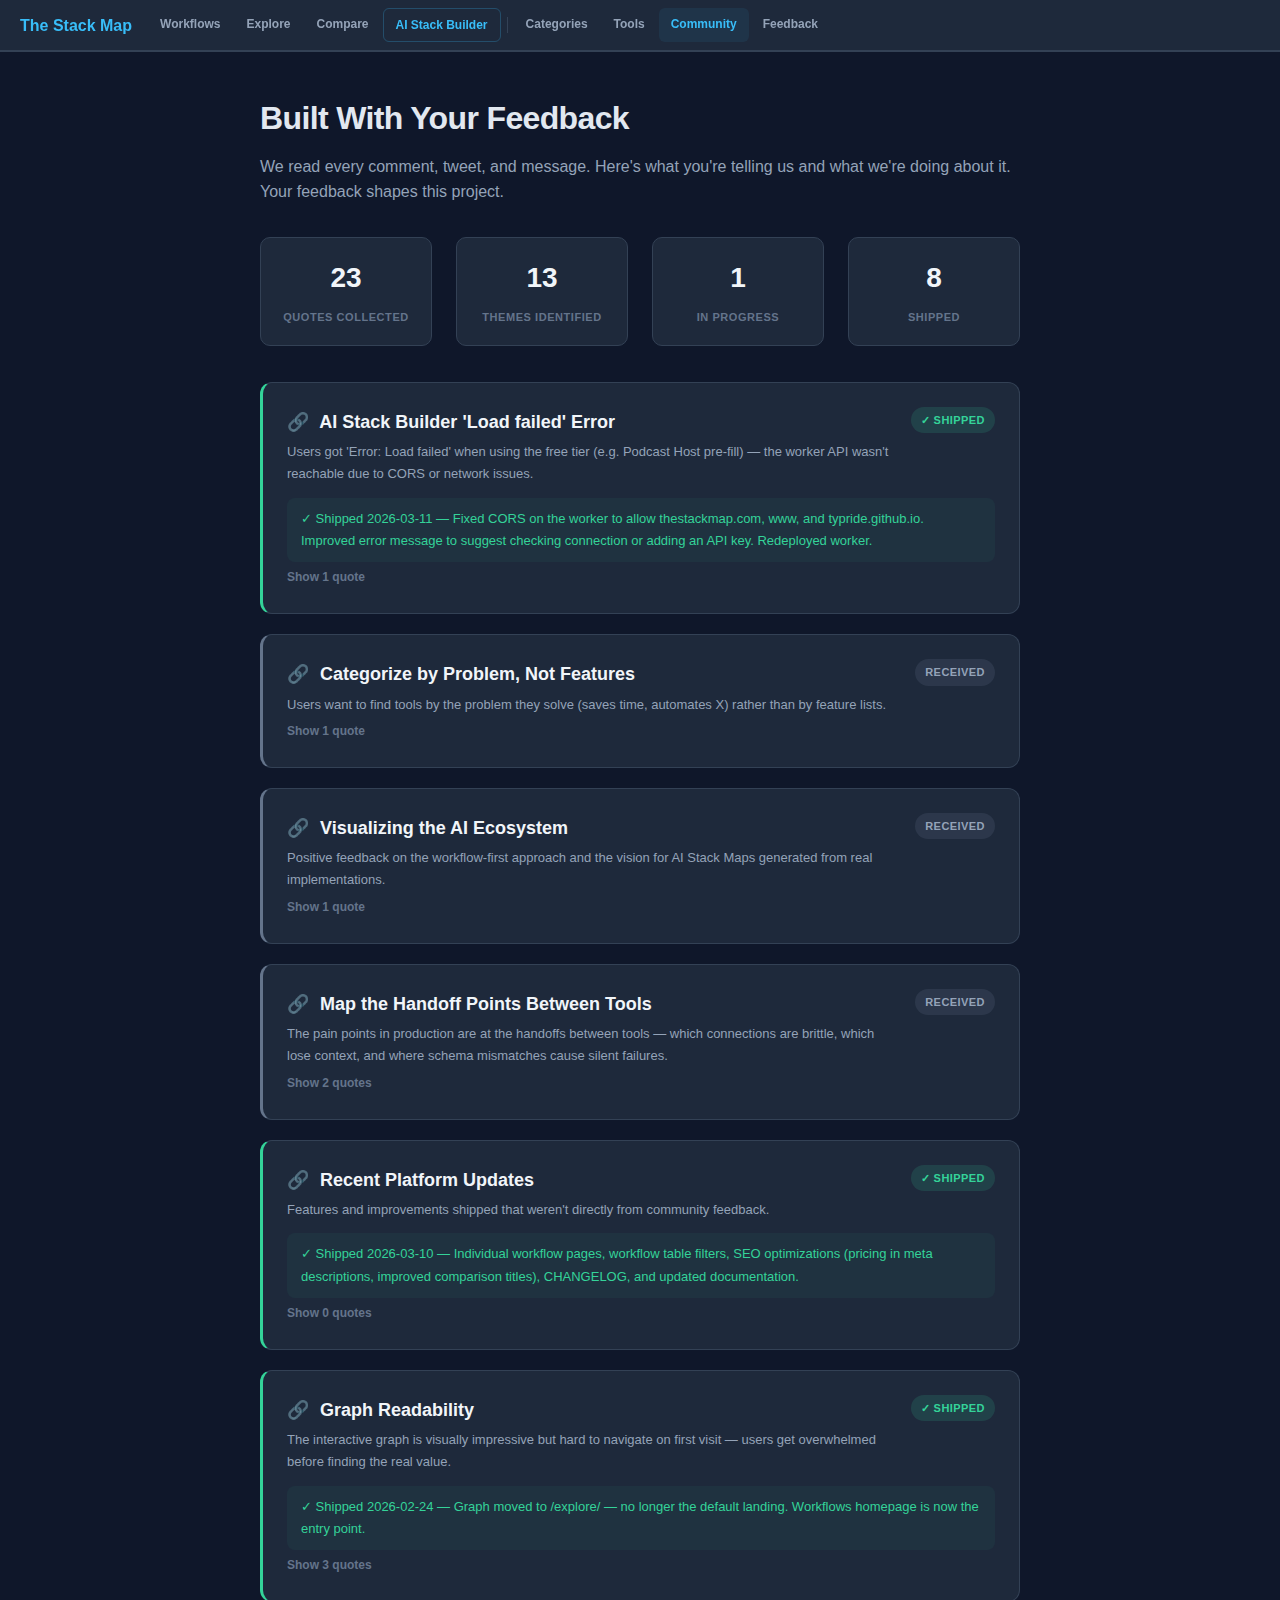
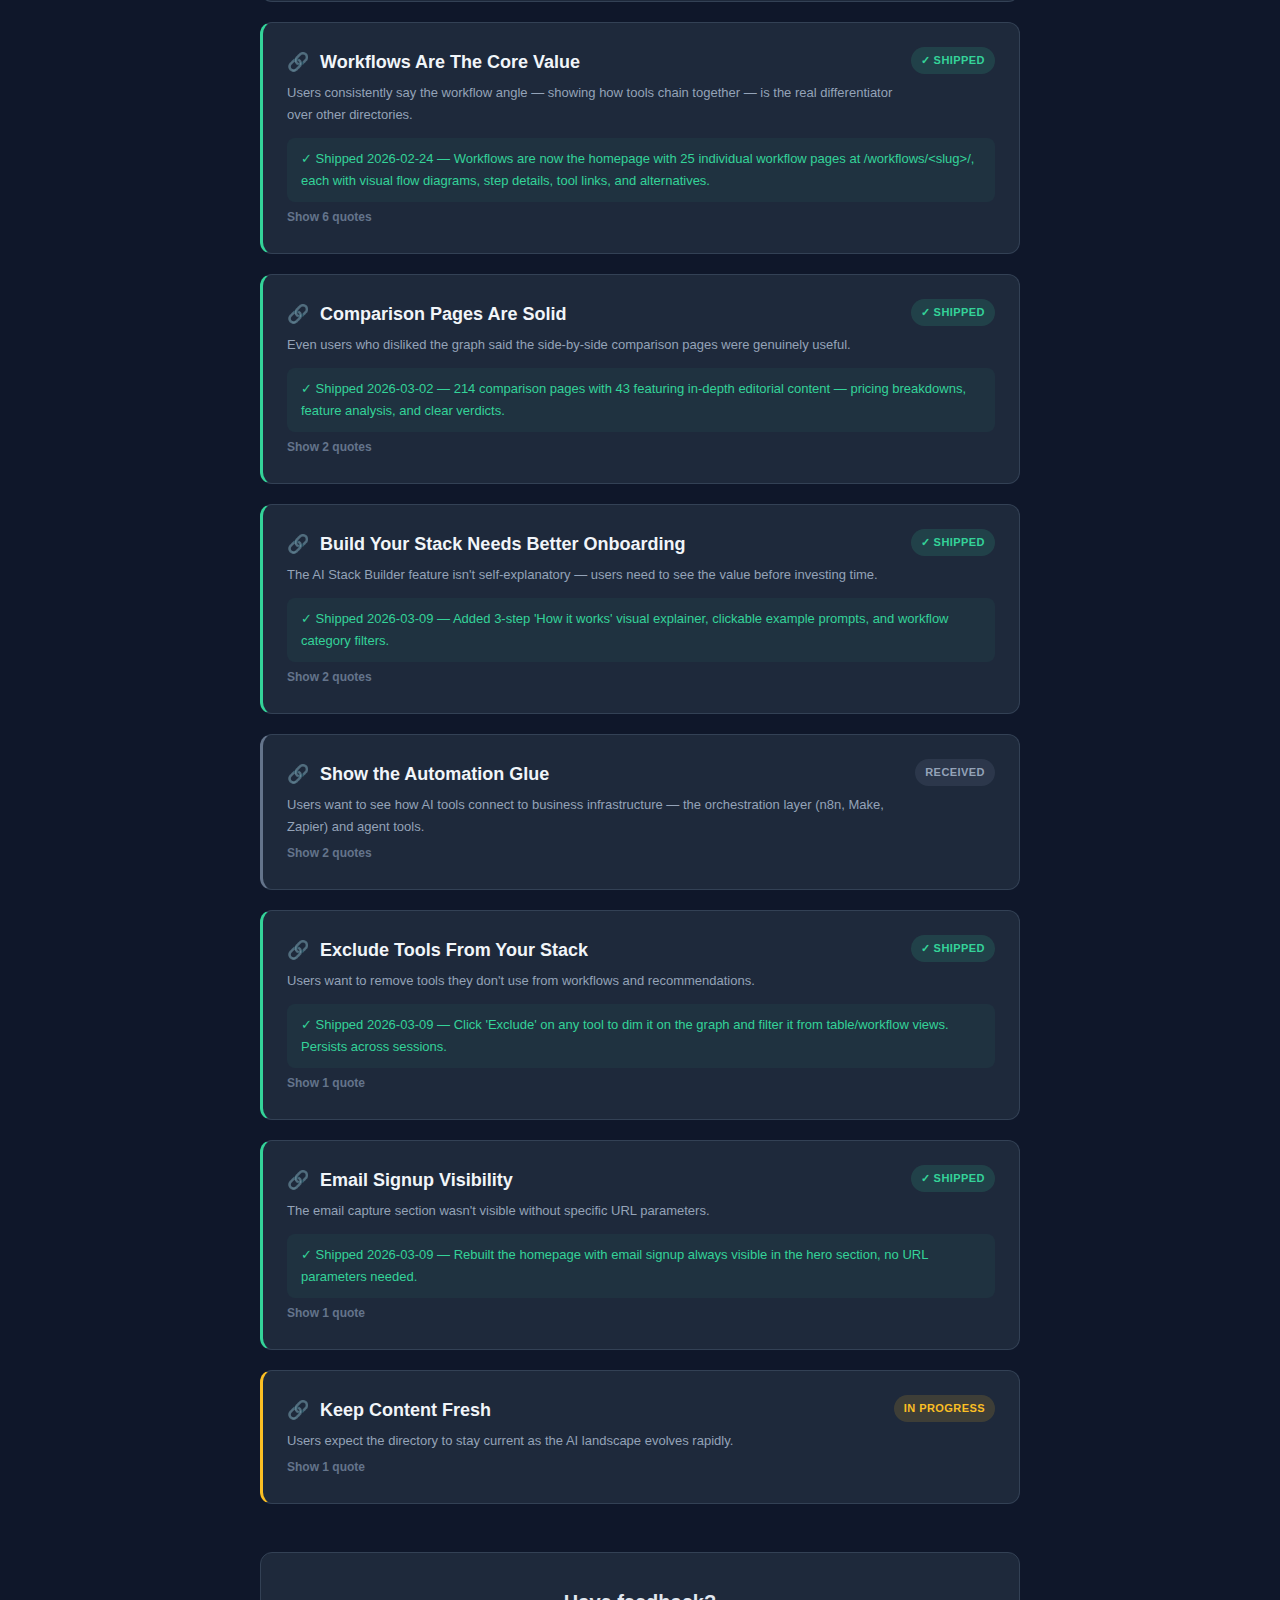
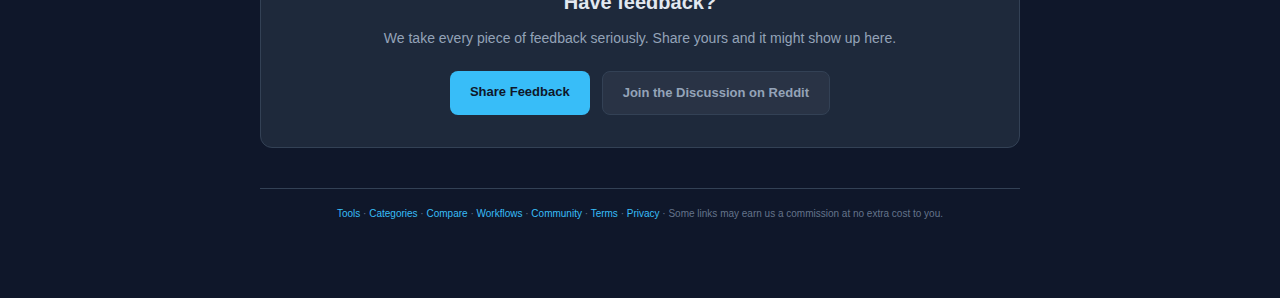
<file: ai-tools/community/index.html>
<!DOCTYPE html>
<html lang="en">
<head>
<meta charset="utf-8">
<meta name="viewport" content="width=device-width, initial-scale=1">
<meta name="theme-color" content="#0f172a">
<link rel="icon" type="image/svg+xml" href="/favicon.svg">
<title>Community Feedback — Built With You | The Stack Map</title>
<meta name="description" content="See what the community is saying about The Stack Map and how we&#x27;re using your feedback to make it better. Real quotes, real improvements, built in public.">
<meta property="og:type" content="website">
<meta property="og:title" content="Community Feedback — Built With You | The Stack Map">
<meta property="og:description" content="See what the community is saying about The Stack Map and how we&#x27;re using your feedback to make it better. Real quotes, real improvements, built in public.">
<meta property="og:url" content="https://thestackmap.com/community/">
<meta name="twitter:card" content="summary_large_image">
<meta name="twitter:title" content="Community Feedback — Built With You | The Stack Map">
<meta name="twitter:description" content="See what the community is saying about The Stack Map and how we&#x27;re using your feedback to make it better. Real quotes, real improvements, built in public.">
<link rel="canonical" href="https://thestackmap.com/community/">
<style>
*, *::before, *::after { box-sizing: border-box; margin: 0; padding: 0; }
body { font-family: -apple-system, BlinkMacSystemFont, 'Segoe UI', Roboto, sans-serif;
  background: #0f172a; color: #e2e8f0; line-height: 1.7; padding: 0; min-height: 100vh; }
a { color: #38bdf8; text-decoration: none; }
a:hover { text-decoration: underline; }
.topbar { background: #1e293b; border-bottom: 1px solid #334155; box-shadow: 0 1px 0 0 #334155;
  padding: 8px 20px; display: flex; align-items: center; gap: 8px; flex-wrap: wrap;
  position: sticky; top: 0; z-index: 100; }
.topbar a.brand { color: #38bdf8; font-weight: 700; font-size: 16px; text-decoration: none; }
.topbar a.brand:hover { text-decoration: none; opacity: 0.9; }
.topbar .site-nav { display: flex; gap: 2px; margin-left: 8px; }
.topbar .nav-tab { text-decoration: none; font-size: 12px; font-weight: 600; color: #94a3b8;
  padding: 6px 12px; border-radius: 6px; transition: all 0.15s; white-space: nowrap; }
.topbar .nav-tab:hover { color: #e2e8f0; background: rgba(255,255,255,0.04); }
.topbar .nav-tab.active { color: #38bdf8; background: rgba(56,189,248,0.08); }
.topbar .nav-tab-accent { color: #38bdf8 !important; border: 1px solid rgba(56,189,248,0.25); }
.topbar .nav-tab-accent:hover, .topbar .nav-tab-accent.active { background: rgba(56,189,248,0.12); border-color: #38bdf8; }
.topbar .nav-sep { width: 1px; height: 16px; background: #334155; margin: 0 4px; flex-shrink: 0; align-self: center; }
.container { max-width: 800px; margin: 0 auto; padding: 40px 20px 60px; }
h1 { font-size: 32px; font-weight: 800; margin-bottom: 8px; letter-spacing: -0.02em; }
.subtitle { font-size: 16px; color: #94a3b8; margin-bottom: 32px; line-height: 1.6; }
.fb-stats { display: flex; gap: 24px; margin-bottom: 36px; flex-wrap: wrap; }
.fb-stat { text-align: center; padding: 16px 20px; background: #1e293b; border: 1px solid #334155;
  border-radius: 10px; min-width: 120px; flex: 1; }
.fb-stat-num { font-size: 28px; font-weight: 800; color: #f1f5f9; display: block; }
.fb-stat-label { font-size: 11px; color: #64748b; text-transform: uppercase; letter-spacing: 0.05em;
  font-weight: 600; }
.fb-card { background: #1e293b; border: 1px solid #334155; border-radius: 12px; padding: 24px;
  margin-bottom: 20px; transition: border-color 0.2s; }
.fb-card:hover { border-color: #475569; }
.fb-status-shipped { border-left: 3px solid #34d399; }
.fb-status-in_progress { border-left: 3px solid #fbbf24; }
.fb-status-received { border-left: 3px solid #64748b; }
.fb-card-header { display: flex; justify-content: space-between; align-items: flex-start; gap: 16px; }
.fb-card h3 { font-size: 18px; font-weight: 700; color: #f1f5f9; margin-bottom: 4px; }
.fb-permalink { color: #64748b; opacity: 0.5; margin-right: 6px; text-decoration: none; font-weight: 400; }
.fb-permalink:hover { opacity: 1; color: #38bdf8; text-decoration: none; }
.fb-desc { font-size: 13px; color: #94a3b8; margin: 0; }
.fb-badge { font-size: 11px; font-weight: 700; padding: 4px 10px; border-radius: 20px;
  white-space: nowrap; text-transform: uppercase; letter-spacing: 0.04em; }
.fb-received { background: rgba(100,116,139,0.2); color: #94a3b8; }
.fb-progress { background: rgba(251,191,36,0.15); color: #fbbf24; }
.fb-shipped { background: rgba(52,211,153,0.15); color: #34d399; }
.fb-shipped-note { font-size: 13px; color: #34d399; margin-top: 12px; padding: 10px 14px;
  background: rgba(52,211,153,0.06); border-radius: 8px; }
.fb-toggle { font-size: 12px; color: #64748b; background: none; border: none; cursor: pointer;
  padding: 8px 0 0; font-weight: 600; transition: color 0.15s; }
.fb-toggle:hover { color: #94a3b8; }
.fb-items { display: none; margin-top: 16px; }
.fb-card.open .fb-items { display: block; }
.fb-item { padding: 14px 16px; background: #0f172a; border: 1px solid #1e293b; border-radius: 8px;
  margin-bottom: 10px; }
.fb-quote { font-size: 14px; color: #cbd5e1; line-height: 1.6; font-style: italic; margin-bottom: 8px; }
.fb-attr { display: flex; align-items: center; gap: 8px; flex-wrap: wrap; font-size: 11px; color: #64748b; }
.fb-icon { font-size: 14px; }
.fb-author { font-weight: 600; color: #94a3b8; }
.fb-source a { font-size: 11px; }
.fb-cta { text-align: center; margin-top: 48px; padding: 32px; background: #1e293b;
  border: 1px solid #334155; border-radius: 12px; }
.fb-cta h3 { font-size: 20px; font-weight: 700; margin-bottom: 8px; }
.fb-cta p { font-size: 14px; color: #94a3b8; margin-bottom: 20px; }
.fb-cta-links { display: flex; gap: 12px; justify-content: center; flex-wrap: wrap; }
.fb-cta-links a { display: inline-block; padding: 10px 20px; border-radius: 8px; font-size: 13px;
  font-weight: 600; transition: all 0.15s; }
.fb-cta-links a.primary { background: #38bdf8; color: #0f172a; }
.fb-cta-links a.primary:hover { background: #7dd3fc; text-decoration: none; }
.fb-cta-links a.secondary { background: rgba(255,255,255,0.05); color: #94a3b8;
  border: 1px solid #334155; }
.fb-cta-links a.secondary:hover { color: #e2e8f0; border-color: #475569; text-decoration: none; }
.disclosure { text-align: center; font-size: 10px; color: #64748b; padding: 16px;
  border-top: 1px solid #334155; margin-top: 40px; }
.disclosure a { color: #38bdf8; }
@media (max-width: 600px) {
  h1 { font-size: 24px; }
  .fb-stats { gap: 10px; }
  .fb-stat { min-width: 90px; padding: 12px; }
  .fb-stat-num { font-size: 22px; }
  .fb-card-header { flex-direction: column; gap: 8px; }
}
</style>
<script async src="https://tally.so/widgets/embed.js"></script>
<script>
(function(){
  var p=new URLSearchParams(window.location.search);
  ['utm_source','utm_medium','utm_campaign','utm_content','utm_term'].forEach(function(k){var v=p.get(k);if(v)sessionStorage.setItem(k,v)});
  var s=sessionStorage.getItem('utm_source');
  if(s){document.addEventListener('DOMContentLoaded',function(){
    document.querySelectorAll('form[action*="buttondown.com"]').forEach(function(f){
      var inp=document.createElement('input');inp.type='hidden';inp.name='tag';
      inp.value='from-'+s.toLowerCase().replace(/[^a-z0-9]/g,'-');f.appendChild(inp)})})};
})();
</script>
</head>
<body>
<div class="topbar">
  <a href="/" class="brand">The Stack Map</a>
  <nav class="site-nav">
    <a href="/" class="nav-tab">Workflows</a>
    <a href="/explore/" class="nav-tab">Explore</a>
    <a href="/compare/" class="nav-tab">Compare</a>
    <a href="/quiz/" class="nav-tab nav-tab-accent">AI Stack Builder</a>
    <span class="nav-sep"></span>
    <a href="/categories/" class="nav-tab">Categories</a>
    <a href="/tools/" class="nav-tab">Tools</a>
    <a href="/community/" class="nav-tab active">Community</a>
    <a href="#tally-open=81dvDP&tally-emoji-text=&#128075;&tally-emoji-animation=wave" class="nav-tab">Feedback</a>
  </nav>
</div>
<div class="container">
<h1>Built With Your Feedback</h1>
<p class="subtitle">We read every comment, tweet, and message. Here's what you're telling us and what we're doing about it. Your feedback shapes this project.</p>

<div class="fb-stats">
  <div class="fb-stat">
    <span class="fb-stat-num">23</span>
    <span class="fb-stat-label">Quotes Collected</span>
  </div>
  <div class="fb-stat">
    <span class="fb-stat-num">13</span>
    <span class="fb-stat-label">Themes Identified</span>
  </div>
  <div class="fb-stat">
    <span class="fb-stat-num">1</span>
    <span class="fb-stat-label">In Progress</span>
  </div>
  <div class="fb-stat">
    <span class="fb-stat-num">8</span>
    <span class="fb-stat-label">Shipped</span>
  </div>
</div>

<div class="fb-card fb-status-shipped" id="load-failed-error">
  <div class="fb-card-header">
    <div>
      <h3 class="fb-title"><a href="#load-failed-error" class="fb-permalink" aria-label="Link to this feedback">&#128279;</a> AI Stack Builder &#x27;Load failed&#x27; Error</h3>
      <p class="fb-desc">Users got &#x27;Error: Load failed&#x27; when using the free tier (e.g. Podcast Host pre-fill) — the worker API wasn&#x27;t reachable due to CORS or network issues.</p>
    </div>
    <span class="fb-badge fb-shipped">&#10003; Shipped</span>
  </div>
  <div class="fb-shipped-note">&#10003; Shipped 2026-03-11 — Fixed CORS on the worker to allow thestackmap.com, www, and typride.github.io. Improved error message to suggest checking connection or adding an API key. Redeployed worker.</div>
  <button class="fb-toggle" onclick="this.parentElement.classList.toggle('open');this.textContent=this.textContent.indexOf('Show')!==-1?'Hide 1 quote':'Show 1 quote'">Show 1 quote</button>
  <div class="fb-items"><div class="fb-item">
  <div class="fb-quote">&ldquo;Using the AI Stack Builder, getting Error: Load failed when I selected the Podcast Host pre-fill option&rdquo;</div>
  <div class="fb-attr">
    <span class="fb-icon">&#9998;</span>
    <span class="fb-author">anonymous</span>
    <span class="fb-source">Feedback form</span>
    <span class="fb-date">2026-03-11</span>
  </div>
</div>
</div>
</div>
<div class="fb-card fb-status-received" id="categorize-by-problem">
  <div class="fb-card-header">
    <div>
      <h3 class="fb-title"><a href="#categorize-by-problem" class="fb-permalink" aria-label="Link to this feedback">&#128279;</a> Categorize by Problem, Not Features</h3>
      <p class="fb-desc">Users want to find tools by the problem they solve (saves time, automates X) rather than by feature lists.</p>
    </div>
    <span class="fb-badge fb-received">Received</span>
  </div>
  
  <button class="fb-toggle" onclick="this.parentElement.classList.toggle('open');this.textContent=this.textContent.indexOf('Show')!==-1?'Hide 1 quote':'Show 1 quote'">Show 1 quote</button>
  <div class="fb-items"><div class="fb-item">
  <div class="fb-quote">&ldquo;Damn that&#x27;s helpful, but things will move so quickly half those links will break in a few months. Try to categorize them by problem instead of features. Nobody cares about features, they wanna know how it saves them time.&rdquo;</div>
  <div class="fb-attr">
    <span class="fb-icon">&#9883;</span>
    <span class="fb-author">u/signalpath_mapper</span>
    <span class="fb-source"><a href="https://reddit.com/r/SaaS/comments/1roj8ve/built_a_free_ai_tools_directory_with_workflow/o9v6pi8/" target="_blank" rel="noopener">r/SaaS</a></span>
    <span class="fb-date">2026-03-11</span>
  </div>
</div>
</div>
</div>
<div class="fb-card fb-status-received" id="linkedin-visibility">
  <div class="fb-card-header">
    <div>
      <h3 class="fb-title"><a href="#linkedin-visibility" class="fb-permalink" aria-label="Link to this feedback">&#128279;</a> Visualizing the AI Ecosystem</h3>
      <p class="fb-desc">Positive feedback on the workflow-first approach and the vision for AI Stack Maps generated from real implementations.</p>
    </div>
    <span class="fb-badge fb-received">Received</span>
  </div>
  
  <button class="fb-toggle" onclick="this.parentElement.classList.toggle('open');this.textContent=this.textContent.indexOf('Show')!==-1?'Hide 1 quote':'Show 1 quote'">Show 1 quote</button>
  <div class="fb-items"><div class="fb-item">
  <div class="fb-quote">&ldquo;Really interesting tool. Visualizing the AI ecosystem like this is genuinely helpful. One of the biggest problems right now isn&#x27;t the lack of AI tools — it&#x27;s the lack of clarity around how they actually fit together into real stacks and workflows. Maps like this help people move from &#x27;tool discovery&#x27; to system thinking, which is where the real value starts. Resources like this can also play an important role in education, especially for founders and teams trying to understand how LLMs, agents, automation platforms, and data layers connect in practice. The direction I find most exciting is where this could go next: AI Stack Maps generated automatically. Imagine systems that can analyze real implementations across GitHub, APIs, and production environments to surface actual AI architectures companies are using, not just curated tool lists. That kind of visibility would accelerate learning across the entire ecosystem. Great work building something that helps make sense of the rapidly growing AI landscape.&rdquo;</div>
  <div class="fb-attr">
    <span class="fb-icon">&#128100;</span>
    <span class="fb-author">Shawn Pride</span>
    <span class="fb-source">LinkedIn</span>
    <span class="fb-date">2026-03-11</span>
  </div>
</div>
</div>
</div>
<div class="fb-card fb-status-received" id="tool-handoffs">
  <div class="fb-card-header">
    <div>
      <h3 class="fb-title"><a href="#tool-handoffs" class="fb-permalink" aria-label="Link to this feedback">&#128279;</a> Map the Handoff Points Between Tools</h3>
      <p class="fb-desc">The pain points in production are at the handoffs between tools — which connections are brittle, which lose context, and where schema mismatches cause silent failures.</p>
    </div>
    <span class="fb-badge fb-received">Received</span>
  </div>
  
  <button class="fb-toggle" onclick="this.parentElement.classList.toggle('open');this.textContent=this.textContent.indexOf('Show')!==-1?'Hide 2 quotes':'Show 2 quotes'">Show 2 quotes</button>
  <div class="fb-items"><div class="fb-item">
  <div class="fb-quote">&ldquo;The pain points in production are usually at the handoffs between tools, not within any single tool. Which connections are brittle? Which tool-to-tool jumps lose context silently? That&#x27;s the layer most maps skip.&rdquo;</div>
  <div class="fb-attr">
    <span class="fb-icon">&#9883;</span>
    <span class="fb-author">u/ultrathink-art</span>
    <span class="fb-source"><a href="https://reddit.com/r/artificial/comments/1roj7ux/i_mapped_137_ai_tools_and_how_they_actually/" target="_blank" rel="noopener">r/artificial</a></span>
    <span class="fb-date">2026-03-09</span>
  </div>
</div>
<div class="fb-item">
  <div class="fb-quote">&ldquo;The schema mismatches are brutal - tool A outputs structured data but tool B expects different field names, so you&#x27;re always writing transform layers. Also most APIs fail silently when they get malformed input, so you only find out when someone manually checks the pipeline weeks later.&rdquo;</div>
  <div class="fb-attr">
    <span class="fb-icon">&#9883;</span>
    <span class="fb-author">u/papertrailml</span>
    <span class="fb-source"><a href="https://reddit.com/r/artificial/comments/1roj7ux/comment/o9it9h5/" target="_blank" rel="noopener">r/artificial</a></span>
    <span class="fb-date">2026-03-10</span>
  </div>
</div>
</div>
</div>
<div class="fb-card fb-status-shipped" id="recent-updates">
  <div class="fb-card-header">
    <div>
      <h3 class="fb-title"><a href="#recent-updates" class="fb-permalink" aria-label="Link to this feedback">&#128279;</a> Recent Platform Updates</h3>
      <p class="fb-desc">Features and improvements shipped that weren&#x27;t directly from community feedback.</p>
    </div>
    <span class="fb-badge fb-shipped">&#10003; Shipped</span>
  </div>
  <div class="fb-shipped-note">&#10003; Shipped 2026-03-10 — Individual workflow pages, workflow table filters, SEO optimizations (pricing in meta descriptions, improved comparison titles), CHANGELOG, and updated documentation.</div>
  <button class="fb-toggle" onclick="this.parentElement.classList.toggle('open');this.textContent=this.textContent.indexOf('Show')!==-1?'Hide 0 quotes':'Show 0 quotes'">Show 0 quotes</button>
  <div class="fb-items"></div>
</div>
<div class="fb-card fb-status-shipped" id="graph-ux">
  <div class="fb-card-header">
    <div>
      <h3 class="fb-title"><a href="#graph-ux" class="fb-permalink" aria-label="Link to this feedback">&#128279;</a> Graph Readability</h3>
      <p class="fb-desc">The interactive graph is visually impressive but hard to navigate on first visit — users get overwhelmed before finding the real value.</p>
    </div>
    <span class="fb-badge fb-shipped">&#10003; Shipped</span>
  </div>
  <div class="fb-shipped-note">&#10003; Shipped 2026-02-24 — Graph moved to /explore/ — no longer the default landing. Workflows homepage is now the entry point.</div>
  <button class="fb-toggle" onclick="this.parentElement.classList.toggle('open');this.textContent=this.textContent.indexOf('Show')!==-1?'Hide 3 quotes':'Show 3 quotes'">Show 3 quotes</button>
  <div class="fb-items"><div class="fb-item">
  <div class="fb-quote">&ldquo;The graph is a total mess tbh. So confusing. I doubt people would stay for over 10 seconds on the website.&rdquo;</div>
  <div class="fb-attr">
    <span class="fb-icon">&#9883;</span>
    <span class="fb-author">u/webicco</span>
    <span class="fb-source"><a href="https://reddit.com/r/SaaS/comments/1roj8ve/built_a_free_ai_tools_directory_with_workflow/o9e9rvk/" target="_blank" rel="noopener">r/SaaS</a></span>
    <span class="fb-date">2026-03-09</span>
  </div>
</div>
<div class="fb-item">
  <div class="fb-quote">&ldquo;I tried giving it a second chance now... but it&#x27;s so confusing I couldn&#x27;t navigate around it.&rdquo;</div>
  <div class="fb-attr">
    <span class="fb-icon">&#9883;</span>
    <span class="fb-author">u/webicco</span>
    <span class="fb-source"><a href="https://reddit.com/r/SaaS/comments/1roj8ve/built_a_free_ai_tools_directory_with_workflow/o9ebkfg/" target="_blank" rel="noopener">r/SaaS</a></span>
    <span class="fb-date">2026-03-09</span>
  </div>
</div>
<div class="fb-item">
  <div class="fb-quote">&ldquo;The graph is a shiny gimmick, but your SEO strategy proves that users want solutions, not a spiderweb of nodes.&rdquo;</div>
  <div class="fb-attr">
    <span class="fb-icon">&#9883;</span>
    <span class="fb-author">u/asbytheone</span>
    <span class="fb-source"><a href="https://reddit.com/r/SaaS/comments/1roj8ve/built_a_free_ai_tools_directory_with_workflow/o9ell4n/" target="_blank" rel="noopener">r/SaaS</a></span>
    <span class="fb-date">2026-03-09</span>
  </div>
</div>
</div>
</div>
<div class="fb-card fb-status-shipped" id="workflows-are-key">
  <div class="fb-card-header">
    <div>
      <h3 class="fb-title"><a href="#workflows-are-key" class="fb-permalink" aria-label="Link to this feedback">&#128279;</a> Workflows Are The Core Value</h3>
      <p class="fb-desc">Users consistently say the workflow angle — showing how tools chain together — is the real differentiator over other directories.</p>
    </div>
    <span class="fb-badge fb-shipped">&#10003; Shipped</span>
  </div>
  <div class="fb-shipped-note">&#10003; Shipped 2026-02-24 — Workflows are now the homepage with 25 individual workflow pages at /workflows/&lt;slug&gt;/, each with visual flow diagrams, step details, tool links, and alternatives.</div>
  <button class="fb-toggle" onclick="this.parentElement.classList.toggle('open');this.textContent=this.textContent.indexOf('Show')!==-1?'Hide 6 quotes':'Show 6 quotes'">Show 6 quotes</button>
  <div class="fb-items"><div class="fb-item">
  <div class="fb-quote">&ldquo;The workflow-first framing is the right lens. Most tool lists are just catalogs. Showing how Claude feeds into n8n which triggers a Braze send or a BigQuery write is where the actual value lives.&rdquo;</div>
  <div class="fb-attr">
    <span class="fb-icon">&#9883;</span>
    <span class="fb-author">u/andrewluxem</span>
    <span class="fb-source"><a href="https://reddit.com/r/artificial/comments/1roj7ux/i_mapped_137_ai_tools_and_how_they_actually/o9g58o1/" target="_blank" rel="noopener">r/artificial</a></span>
    <span class="fb-date">2026-03-09</span>
  </div>
</div>
<div class="fb-item">
  <div class="fb-quote">&ldquo;A lot of people keep asking &#x27;what&#x27;s the best AI tool?&#x27; but the real answer is usually a stack of 3-5 tools working together. Mapping those connections visually is actually pretty useful.&rdquo;</div>
  <div class="fb-attr">
    <span class="fb-icon">&#9883;</span>
    <span class="fb-author">u/Simple3018</span>
    <span class="fb-source"><a href="https://reddit.com/r/artificial/comments/1roj7ux/i_mapped_137_ai_tools_and_how_they_actually/o9gasbf/" target="_blank" rel="noopener">r/artificial</a></span>
    <span class="fb-date">2026-03-09</span>
  </div>
</div>
<div class="fb-item">
  <div class="fb-quote">&ldquo;Most AI tool lists are just directories, but mapping how tools connect in real workflows is way more useful. The 25 workflows part sounds especially practical.&rdquo;</div>
  <div class="fb-attr">
    <span class="fb-icon">&#9883;</span>
    <span class="fb-author">u/Usualguy01</span>
    <span class="fb-source"><a href="https://reddit.com/r/artificial/comments/1roj7ux/i_mapped_137_ai_tools_and_how_they_actually/o9ga1lf/" target="_blank" rel="noopener">r/artificial</a></span>
    <span class="fb-date">2026-03-09</span>
  </div>
</div>
<div class="fb-item">
  <div class="fb-quote">&ldquo;The workflow mapping angle is genuinely useful — individual tool lists are everywhere but seeing how things actually chain together is harder to find.&rdquo;</div>
  <div class="fb-attr">
    <span class="fb-icon">&#9883;</span>
    <span class="fb-author">u/damn_brotha</span>
    <span class="fb-source"><a href="https://reddit.com/r/artificial/comments/1roj7ux/i_mapped_137_ai_tools_and_how_they_actually/o9hj0iv/" target="_blank" rel="noopener">r/artificial</a></span>
    <span class="fb-date">2026-03-09</span>
  </div>
</div>
<div class="fb-item">
  <div class="fb-quote">&ldquo;The workflow mapping angle is smart, that&#x27;s what most directories miss.&rdquo;</div>
  <div class="fb-attr">
    <span class="fb-icon">&#9883;</span>
    <span class="fb-author">u/NeedleworkerSmart486</span>
    <span class="fb-source"><a href="https://reddit.com/r/SaaS/comments/1roj8ve/built_a_free_ai_tools_directory_with_workflow/o9ehbln/" target="_blank" rel="noopener">r/SaaS</a></span>
    <span class="fb-date">2026-03-09</span>
  </div>
</div>
<div class="fb-item">
  <div class="fb-quote">&ldquo;Most people struggle to figure out which tools actually fit together in a real process. A simple step by step example of a full workflow might help people understand the value faster.&rdquo;</div>
  <div class="fb-attr">
    <span class="fb-icon">&#9883;</span>
    <span class="fb-author">u/LegalWait6057</span>
    <span class="fb-source"><a href="https://reddit.com/r/SaaS/comments/1roj8ve/built_a_free_ai_tools_directory_with_workflow/o9f602s/" target="_blank" rel="noopener">r/SaaS</a></span>
    <span class="fb-date">2026-03-09</span>
  </div>
</div>
</div>
</div>
<div class="fb-card fb-status-shipped" id="comparisons-strong">
  <div class="fb-card-header">
    <div>
      <h3 class="fb-title"><a href="#comparisons-strong" class="fb-permalink" aria-label="Link to this feedback">&#128279;</a> Comparison Pages Are Solid</h3>
      <p class="fb-desc">Even users who disliked the graph said the side-by-side comparison pages were genuinely useful.</p>
    </div>
    <span class="fb-badge fb-shipped">&#10003; Shipped</span>
  </div>
  <div class="fb-shipped-note">&#10003; Shipped 2026-03-02 — 214 comparison pages with 43 featuring in-depth editorial content — pricing breakdowns, feature analysis, and clear verdicts.</div>
  <button class="fb-toggle" onclick="this.parentElement.classList.toggle('open');this.textContent=this.textContent.indexOf('Show')!==-1?'Hide 2 quotes':'Show 2 quotes'">Show 2 quotes</button>
  <div class="fb-items"><div class="fb-item">
  <div class="fb-quote">&ldquo;Comparison seems quite good.&rdquo;</div>
  <div class="fb-attr">
    <span class="fb-icon">&#9883;</span>
    <span class="fb-author">u/webicco</span>
    <span class="fb-source"><a href="https://reddit.com/r/SaaS/comments/1roj8ve/built_a_free_ai_tools_directory_with_workflow/o9ecosq/" target="_blank" rel="noopener">r/SaaS</a></span>
    <span class="fb-date">2026-03-09</span>
  </div>
</div>
<div class="fb-item">
  <div class="fb-quote">&ldquo;The insight about comparison pages outperforming the visualization for SEO is a good reminder that the flashy feature gets people in the door but the boring content keeps Google happy. $10.46/year hosting cost is wild, well done.&rdquo;</div>
  <div class="fb-attr">
    <span class="fb-icon">&#9883;</span>
    <span class="fb-author">u/purplepetals18</span>
    <span class="fb-source"><a href="https://reddit.com/r/SaaS/comments/1roj8ve/built_a_free_ai_tools_directory_with_workflow/o9eub60/" target="_blank" rel="noopener">r/SaaS</a></span>
    <span class="fb-date">2026-03-09</span>
  </div>
</div>
</div>
</div>
<div class="fb-card fb-status-shipped" id="build-stack-unclear">
  <div class="fb-card-header">
    <div>
      <h3 class="fb-title"><a href="#build-stack-unclear" class="fb-permalink" aria-label="Link to this feedback">&#128279;</a> Build Your Stack Needs Better Onboarding</h3>
      <p class="fb-desc">The AI Stack Builder feature isn&#x27;t self-explanatory — users need to see the value before investing time.</p>
    </div>
    <span class="fb-badge fb-shipped">&#10003; Shipped</span>
  </div>
  <div class="fb-shipped-note">&#10003; Shipped 2026-03-09 — Added 3-step &#x27;How it works&#x27; visual explainer, clickable example prompts, and workflow category filters.</div>
  <button class="fb-toggle" onclick="this.parentElement.classList.toggle('open');this.textContent=this.textContent.indexOf('Show')!==-1?'Hide 2 quotes':'Show 2 quotes'">Show 2 quotes</button>
  <div class="fb-items"><div class="fb-item">
  <div class="fb-quote">&ldquo;Build your stack I don&#x27;t really understand it tbh.&rdquo;</div>
  <div class="fb-attr">
    <span class="fb-icon">&#9883;</span>
    <span class="fb-author">u/webicco</span>
    <span class="fb-source"><a href="https://reddit.com/r/SaaS/comments/1roj8ve/built_a_free_ai_tools_directory_with_workflow/o9ecosq/" target="_blank" rel="noopener">r/SaaS</a></span>
    <span class="fb-date">2026-03-09</span>
  </div>
</div>
<div class="fb-item">
  <div class="fb-quote">&ldquo;When the graph is fully working, will users be able to filter by workflow type (like coding, content, research)?&rdquo;</div>
  <div class="fb-attr">
    <span class="fb-icon">&#9883;</span>
    <span class="fb-author">u/Simple3018</span>
    <span class="fb-source"><a href="https://reddit.com/r/artificial/comments/1roj7ux/i_mapped_137_ai_tools_and_how_they_actually/o9gavlr/" target="_blank" rel="noopener">r/artificial</a></span>
    <span class="fb-date">2026-03-09</span>
  </div>
</div>
</div>
</div>
<div class="fb-card fb-status-received" id="automation-layer">
  <div class="fb-card-header">
    <div>
      <h3 class="fb-title"><a href="#automation-layer" class="fb-permalink" aria-label="Link to this feedback">&#128279;</a> Show the Automation Glue</h3>
      <p class="fb-desc">Users want to see how AI tools connect to business infrastructure — the orchestration layer (n8n, Make, Zapier) and agent tools.</p>
    </div>
    <span class="fb-badge fb-received">Received</span>
  </div>
  
  <button class="fb-toggle" onclick="this.parentElement.classList.toggle('open');this.textContent=this.textContent.indexOf('Show')!==-1?'Hide 2 quotes':'Show 2 quotes'">Show 2 quotes</button>
  <div class="fb-items"><div class="fb-item">
  <div class="fb-quote">&ldquo;One gap worth adding: the automation layer that connects AI tools to the business systems underneath. n8n, Make, Zapier — this is where a lot of the real value lives.&rdquo;</div>
  <div class="fb-attr">
    <span class="fb-icon">&#9883;</span>
    <span class="fb-author">u/damn_brotha</span>
    <span class="fb-source"><a href="https://reddit.com/r/artificial/comments/1roj7ux/i_mapped_137_ai_tools_and_how_they_actually/o9hj0iv/" target="_blank" rel="noopener">r/artificial</a></span>
    <span class="fb-date">2026-03-09</span>
  </div>
</div>
<div class="fb-item">
  <div class="fb-quote">&ldquo;Would be cool to see autonomous agent tools in there too. I use ExoClaw for chaining together workflows that run on their own.&rdquo;</div>
  <div class="fb-attr">
    <span class="fb-icon">&#9883;</span>
    <span class="fb-author">u/NeedleworkerSmart486</span>
    <span class="fb-source"><a href="https://reddit.com/r/SaaS/comments/1roj8ve/built_a_free_ai_tools_directory_with_workflow/o9ehbln/" target="_blank" rel="noopener">r/SaaS</a></span>
    <span class="fb-date">2026-03-09</span>
  </div>
</div>
</div>
</div>
<div class="fb-card fb-status-shipped" id="exclude-tools">
  <div class="fb-card-header">
    <div>
      <h3 class="fb-title"><a href="#exclude-tools" class="fb-permalink" aria-label="Link to this feedback">&#128279;</a> Exclude Tools From Your Stack</h3>
      <p class="fb-desc">Users want to remove tools they don&#x27;t use from workflows and recommendations.</p>
    </div>
    <span class="fb-badge fb-shipped">&#10003; Shipped</span>
  </div>
  <div class="fb-shipped-note">&#10003; Shipped 2026-03-09 — Click &#x27;Exclude&#x27; on any tool to dim it on the graph and filter it from table/workflow views. Persists across sessions.</div>
  <button class="fb-toggle" onclick="this.parentElement.classList.toggle('open');this.textContent=this.textContent.indexOf('Show')!==-1?'Hide 1 quote':'Show 1 quote'">Show 1 quote</button>
  <div class="fb-items"><div class="fb-item">
  <div class="fb-quote">&ldquo;Could you make it possible to exclude a tool from the stack? For example, I don&#x27;t like working in Cursor, if I could just click on the node in the cloud to exclude it that would be handy.&rdquo;</div>
  <div class="fb-attr">
    <span class="fb-icon">&#9998;</span>
    <span class="fb-author">anonymous</span>
    <span class="fb-source">Feedback form</span>
    <span class="fb-date">2026-03-09</span>
  </div>
</div>
</div>
</div>
<div class="fb-card fb-status-shipped" id="email-visibility">
  <div class="fb-card-header">
    <div>
      <h3 class="fb-title"><a href="#email-visibility" class="fb-permalink" aria-label="Link to this feedback">&#128279;</a> Email Signup Visibility</h3>
      <p class="fb-desc">The email capture section wasn&#x27;t visible without specific URL parameters.</p>
    </div>
    <span class="fb-badge fb-shipped">&#10003; Shipped</span>
  </div>
  <div class="fb-shipped-note">&#10003; Shipped 2026-03-09 — Rebuilt the homepage with email signup always visible in the hero section, no URL parameters needed.</div>
  <button class="fb-toggle" onclick="this.parentElement.classList.toggle('open');this.textContent=this.textContent.indexOf('Show')!==-1?'Hide 1 quote':'Show 1 quote'">Show 1 quote</button>
  <div class="fb-items"><div class="fb-item">
  <div class="fb-quote">&ldquo;The top part of the UI where you can leave your email is not visible if you open the homepage without the utm payload.&rdquo;</div>
  <div class="fb-attr">
    <span class="fb-icon">&#9998;</span>
    <span class="fb-author">anonymous</span>
    <span class="fb-source">Feedback form</span>
    <span class="fb-date">2026-03-09</span>
  </div>
</div>
</div>
</div>
<div class="fb-card fb-status-in_progress" id="keep-fresh">
  <div class="fb-card-header">
    <div>
      <h3 class="fb-title"><a href="#keep-fresh" class="fb-permalink" aria-label="Link to this feedback">&#128279;</a> Keep Content Fresh</h3>
      <p class="fb-desc">Users expect the directory to stay current as the AI landscape evolves rapidly.</p>
    </div>
    <span class="fb-badge fb-progress">In Progress</span>
  </div>
  
  <button class="fb-toggle" onclick="this.parentElement.classList.toggle('open');this.textContent=this.textContent.indexOf('Show')!==-1?'Hide 1 quote':'Show 1 quote'">Show 1 quote</button>
  <div class="fb-items"><div class="fb-item">
  <div class="fb-quote">&ldquo;Jasper and Copy are still around? Jesus.&rdquo;</div>
  <div class="fb-attr">
    <span class="fb-icon">&#9883;</span>
    <span class="fb-author">u/gaudiocomplex</span>
    <span class="fb-source"><a href="https://reddit.com/r/artificial/comments/1roj7ux/i_mapped_137_ai_tools_and_how_they_actually/o9f4tbo/" target="_blank" rel="noopener">r/artificial</a></span>
    <span class="fb-date">2026-03-09</span>
  </div>
</div>
</div>
</div>


<div class="fb-cta">
  <h3>Have feedback?</h3>
  <p>We take every piece of feedback seriously. Share yours and it might show up here.</p>
  <div class="fb-cta-links">
    <a href="#tally-open=81dvDP&tally-emoji-text=&#128075;&tally-emoji-animation=wave" class="primary">Share Feedback</a>
    <a href="https://www.reddit.com/r/artificial/comments/1roj7ux/" target="_blank" rel="noopener" class="secondary">Join the Discussion on Reddit</a>
  </div>
</div>

<div class="disclosure">
  <a href="/tools/">Tools</a> &middot; <a href="/categories/">Categories</a> &middot; <a href="/compare/">Compare</a> &middot; <a href="/">Workflows</a> &middot; <a href="/community/">Community</a> &middot; 
  <a href="/terms/">Terms</a> &middot; <a href="/privacy/">Privacy</a> &middot;
  Some links may earn us a commission at no extra cost to you.
</div>
</div>
</body>
</html>
</file>
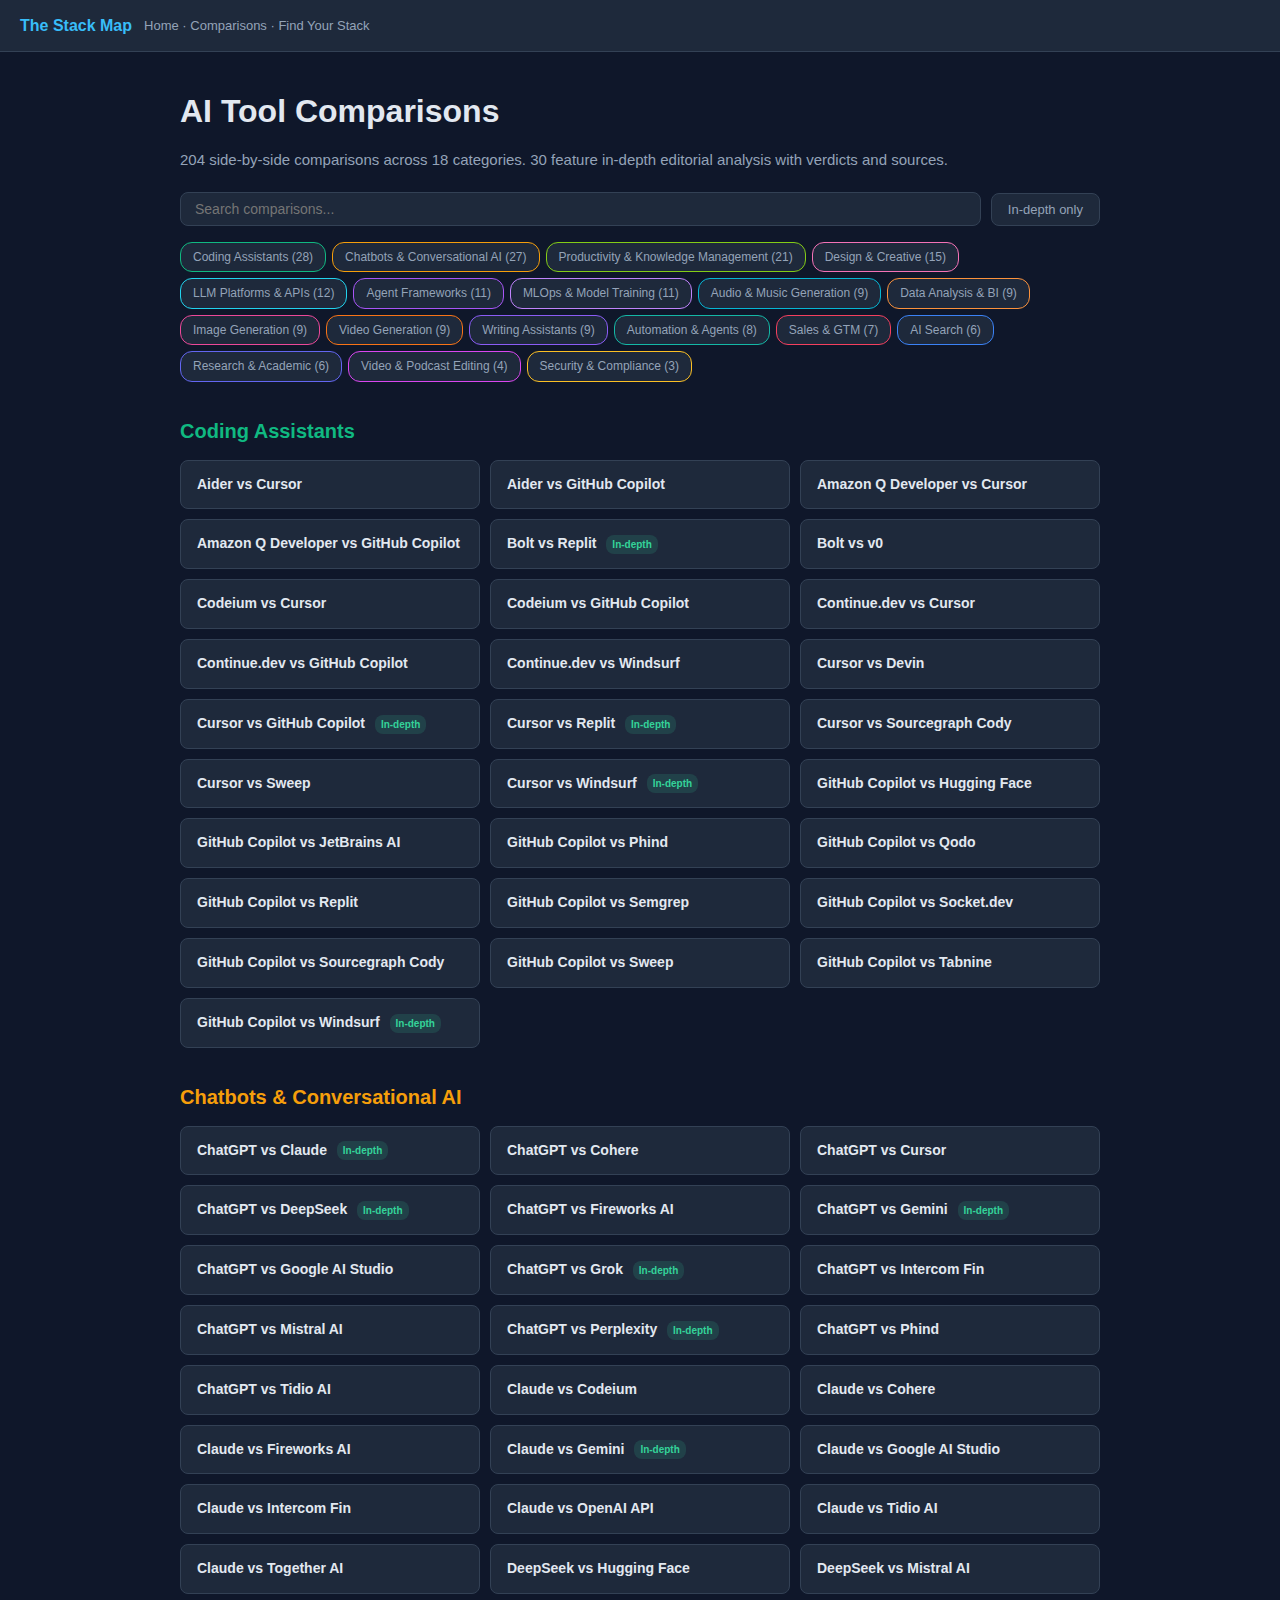
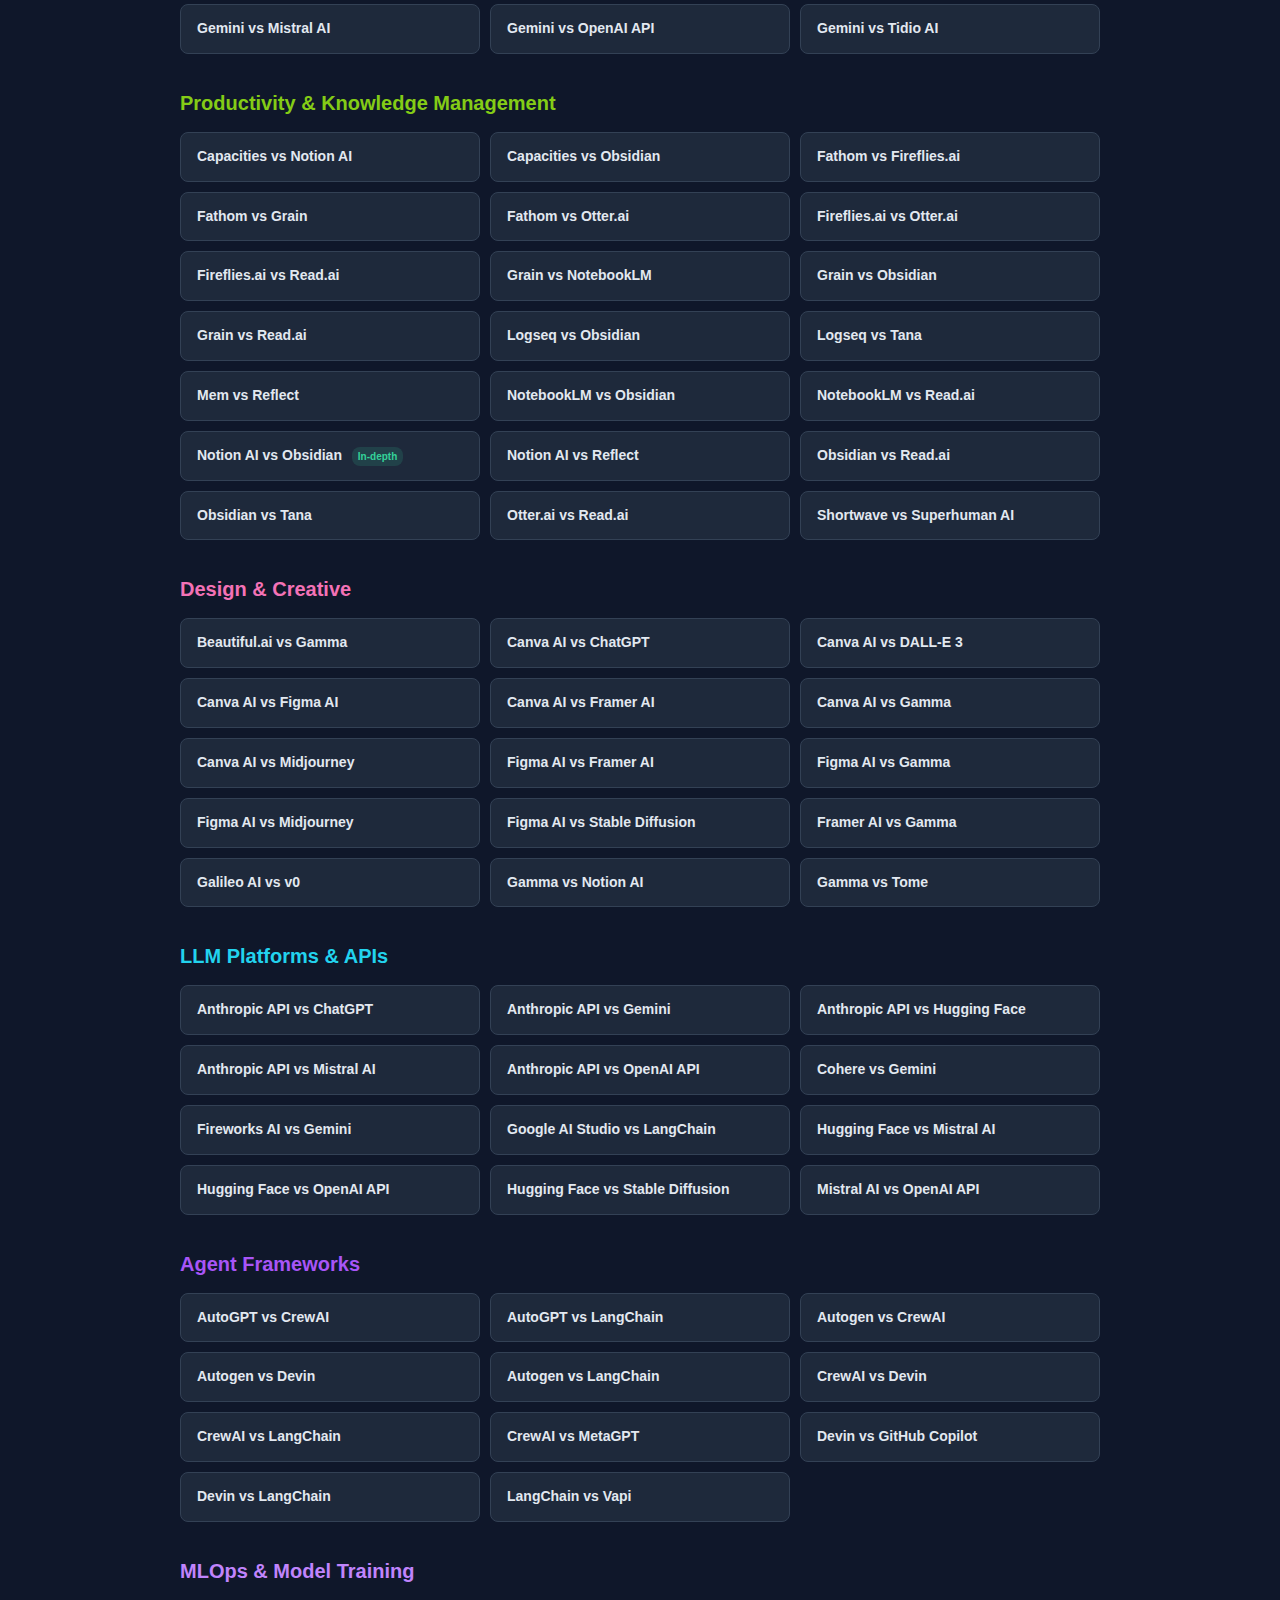
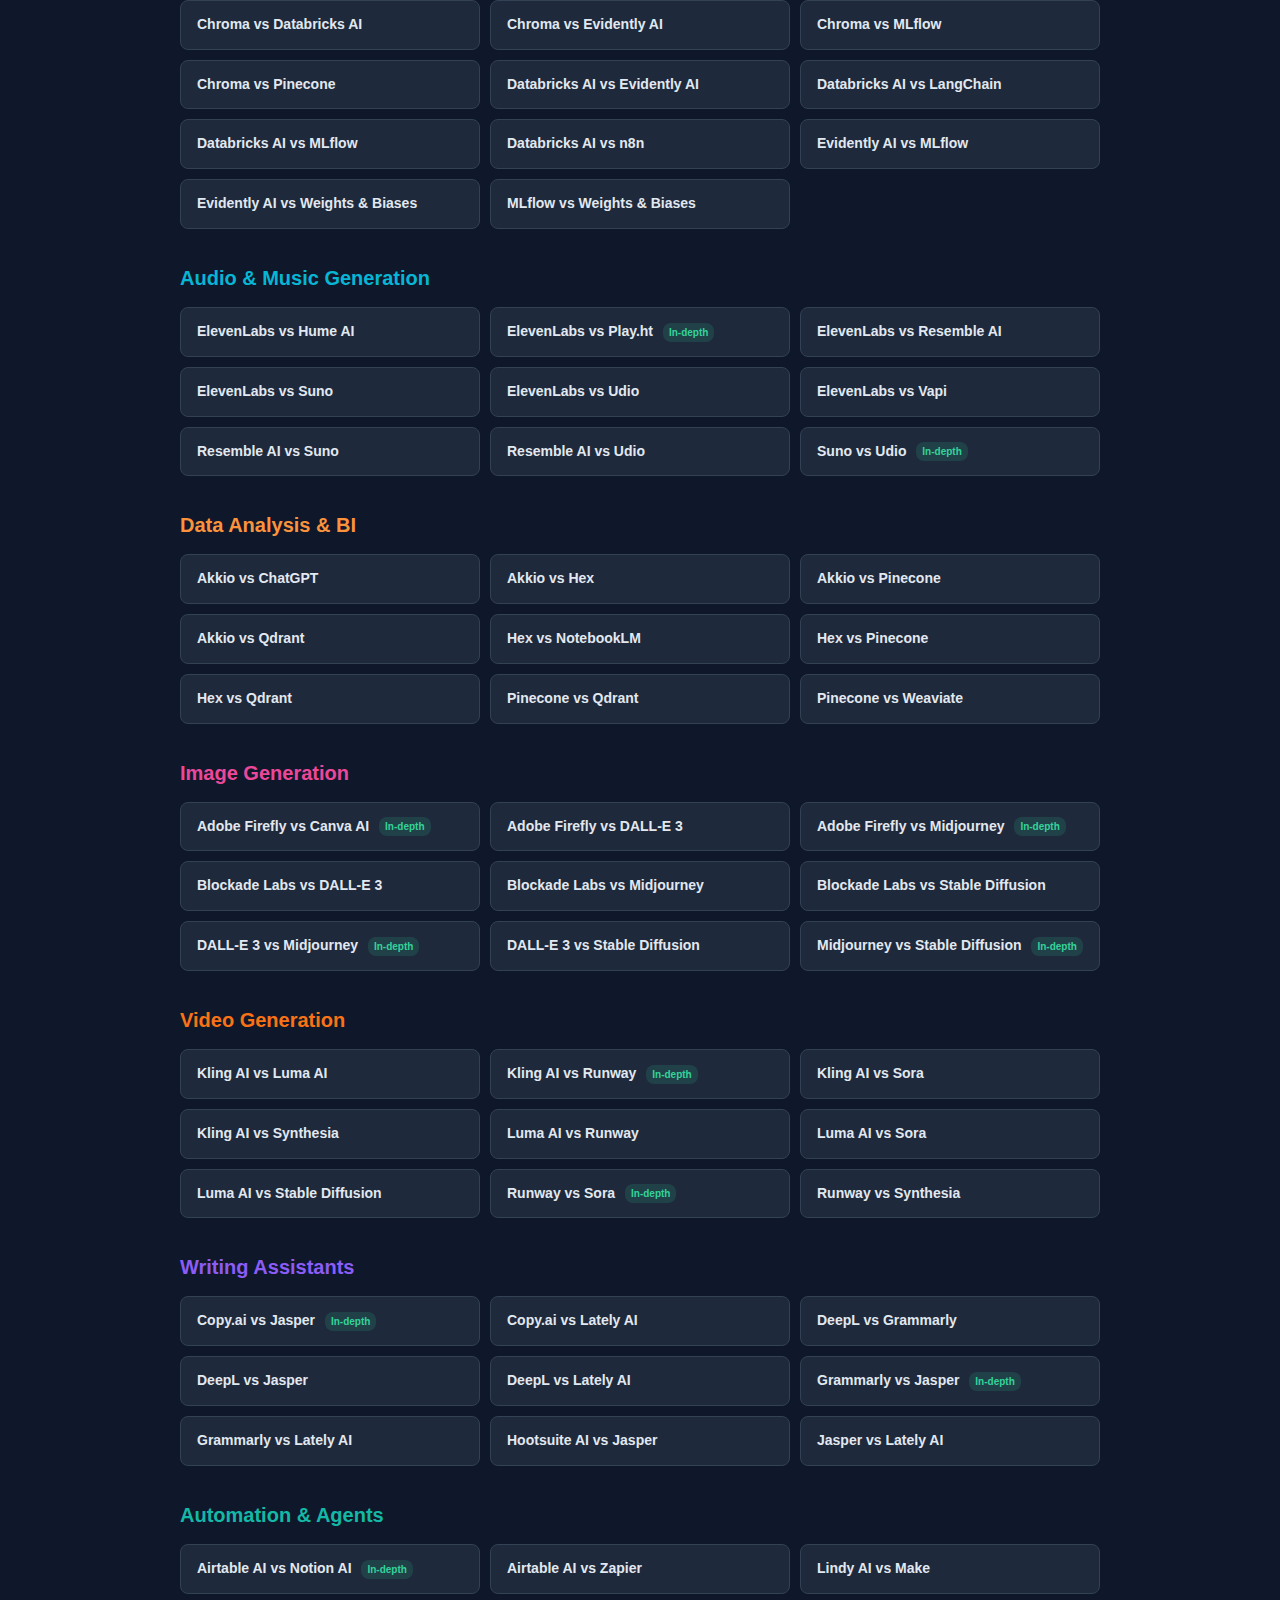
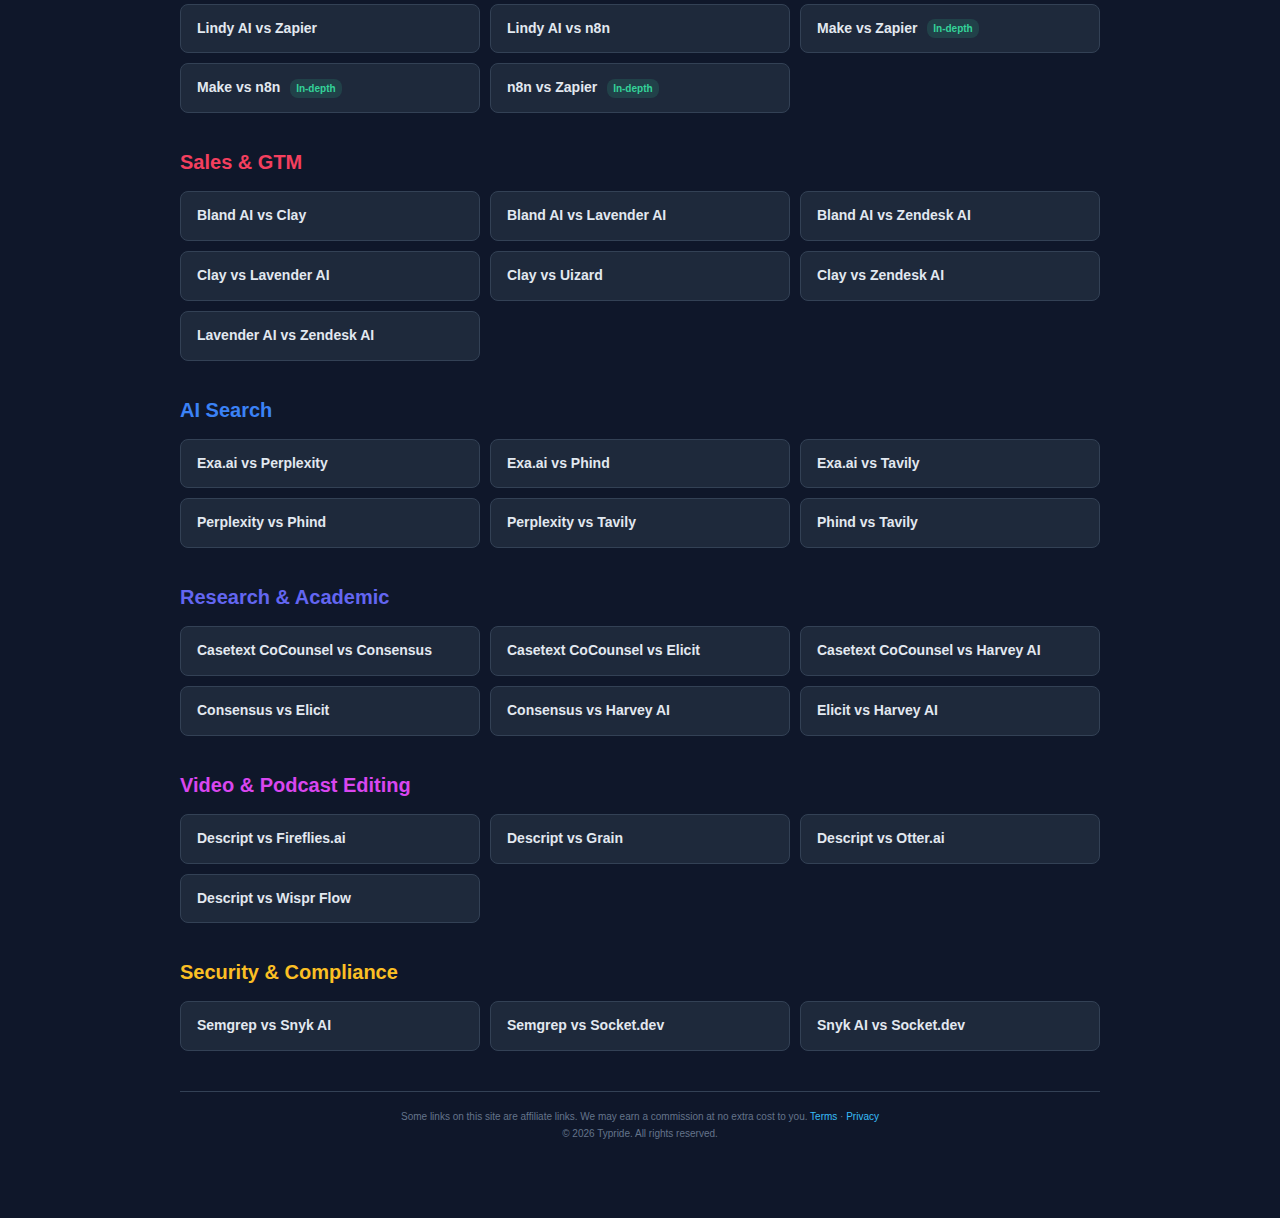
<file: ai-tools/compare/index.html>
<!DOCTYPE html>
<html lang="en">
<head>
<meta charset="utf-8">
<meta name="viewport" content="width=device-width, initial-scale=1">
<meta name="theme-color" content="#0f172a">
<link rel="icon" type="image/svg+xml" href="/favicon.svg">
<title>AI Tool Comparisons (2026) — The Stack Map</title>
<meta name="description" content="Browse side-by-side comparisons of the best AI tools. Detailed analysis of features, pricing, pros &amp; cons.">
<meta property="og:type" content="website">
<meta property="og:title" content="AI Tool Comparisons (2026) — The Stack Map">
<meta property="og:description" content="Browse side-by-side comparisons of the best AI tools. Detailed analysis of features, pricing, pros &amp; cons.">
<meta property="og:url" content="https://thestackmap.com/compare/">
<link rel="canonical" href="https://thestackmap.com/compare/">
<style>
*, *::before, *::after { box-sizing: border-box; margin: 0; padding: 0; }
body { font-family: -apple-system, BlinkMacSystemFont, 'Segoe UI', Roboto, sans-serif;
  background: #0f172a; color: #e2e8f0; line-height: 1.7; padding: 0; }
a { color: #38bdf8; text-decoration: none; }
a:hover { text-decoration: underline; }
.topbar { background: #1e293b; border-bottom: 1px solid #334155; padding: 12px 20px;
  display: flex; align-items: center; gap: 12px; flex-wrap: wrap; }
.topbar a.brand { color: #38bdf8; font-weight: 700; font-size: 16px; text-decoration: none; }
.topbar a.brand:hover { text-decoration: none; opacity: 0.9; }
.topbar .nav { font-size: 13px; color: #94a3b8; }
.topbar .nav a { color: #94a3b8; }
.topbar .nav a:hover { color: #38bdf8; }
.container { max-width: 960px; margin: 0 auto; padding: 32px 20px 60px; }
h1 { font-size: 32px; margin-bottom: 8px; }
h2 { font-size: 20px; margin: 32px 0 12px; }
.subtitle { font-size: 15px; color: #94a3b8; margin-bottom: 20px; }
.toc { margin-bottom: 28px; display: flex; flex-wrap: wrap; gap: 6px; }
.toc-link { display: inline-block; font-size: 12px; padding: 4px 12px; border-radius: 12px;
  background: #1e293b; border: 1px solid; color: #94a3b8; transition: all 0.15s; text-decoration: none; }
.toc-link:hover { color: #e2e8f0; text-decoration: none; }
.cat-section { margin-bottom: 24px; }
.compare-grid { display: grid; grid-template-columns: repeat(auto-fill, minmax(260px, 1fr)); gap: 10px; }
.cmp-card { display: block; padding: 12px 16px; background: #1e293b; border: 1px solid #334155;
  border-radius: 8px; font-size: 14px; transition: border-color 0.15s; text-decoration: none; }
.cmp-card:hover { border-color: #38bdf8; text-decoration: none; }
.cmp-card strong { color: #e2e8f0; }
.rich-badge { display: inline-block; font-size: 10px; padding: 1px 6px; border-radius: 8px;
  background: rgba(52,211,153,0.15); color: #34d399; font-weight: 600; margin-left: 6px;
  vertical-align: middle; }
.filter-bar { display: flex; gap: 10px; margin-bottom: 16px; align-items: center; flex-wrap: wrap; }
.cmp-search { flex: 1; min-width: 180px; padding: 8px 14px; border-radius: 8px; border: 1px solid #334155;
  background: #1e293b; color: #e2e8f0; font-size: 14px; outline: none; }
.cmp-search:focus { border-color: #38bdf8; }
.filter-btn { padding: 8px 16px; border-radius: 8px; border: 1px solid #334155; background: #1e293b;
  color: #94a3b8; font-size: 13px; cursor: pointer; transition: all 0.15s; white-space: nowrap; }
.filter-btn:hover { border-color: #38bdf8; color: #e2e8f0; }
.filter-btn.active { background: rgba(52,211,153,0.15); color: #34d399; border-color: #34d399; }
.disclosure { text-align: center; font-size: 10px; color: #64748b; padding: 16px;
  border-top: 1px solid #334155; margin-top: 40px; }
.disclosure a { color: #38bdf8; }
@media (max-width: 600px) {
  h1 { font-size: 24px; }
  .compare-grid { grid-template-columns: 1fr; }
}
</style>
</head>
<body>
<div class="topbar">
  <a href="/" class="brand">The Stack Map</a>
  <div class="nav"><a href="/">Home</a> &middot; Comparisons &middot; <a href="/quiz/">Find Your Stack</a></div>
</div>
<div class="container">
<h1>AI Tool Comparisons</h1>
<p class="subtitle">204 side-by-side comparisons across 18 categories.
30 feature in-depth editorial analysis with verdicts and sources.</p>

<div class="filter-bar">
  <input type="text" id="cmp-search" placeholder="Search comparisons..." class="cmp-search">
  <button id="rich-toggle" class="filter-btn">In-depth only</button>
</div>

<div class="toc"><a href="#cat-coding-assistant" class="toc-link" style="border-color:#10b981">Coding Assistants (28)</a> <a href="#cat-chatbot" class="toc-link" style="border-color:#f59e0b">Chatbots &amp; Conversational AI (27)</a> <a href="#cat-productivity" class="toc-link" style="border-color:#84cc16">Productivity &amp; Knowledge Management (21)</a> <a href="#cat-design" class="toc-link" style="border-color:#f472b6">Design &amp; Creative (15)</a> <a href="#cat-llm-platform" class="toc-link" style="border-color:#22d3ee">LLM Platforms &amp; APIs (12)</a> <a href="#cat-agent-framework" class="toc-link" style="border-color:#a855f7">Agent Frameworks (11)</a> <a href="#cat-ml-ops" class="toc-link" style="border-color:#c084fc">MLOps &amp; Model Training (11)</a> <a href="#cat-audio-generation" class="toc-link" style="border-color:#06b6d4">Audio &amp; Music Generation (9)</a> <a href="#cat-data-analysis" class="toc-link" style="border-color:#fb923c">Data Analysis &amp; BI (9)</a> <a href="#cat-image-generation" class="toc-link" style="border-color:#ec4899">Image Generation (9)</a> <a href="#cat-video-generation" class="toc-link" style="border-color:#f97316">Video Generation (9)</a> <a href="#cat-writing-assistant" class="toc-link" style="border-color:#8b5cf6">Writing Assistants (9)</a> <a href="#cat-automation" class="toc-link" style="border-color:#14b8a6">Automation &amp; Agents (8)</a> <a href="#cat-sales" class="toc-link" style="border-color:#f43f5e">Sales &amp; GTM (7)</a> <a href="#cat-search" class="toc-link" style="border-color:#3b82f6">AI Search (6)</a> <a href="#cat-research" class="toc-link" style="border-color:#6366f1">Research &amp; Academic (6)</a> <a href="#cat-video-editing" class="toc-link" style="border-color:#d946ef">Video &amp; Podcast Editing (4)</a> <a href="#cat-security" class="toc-link" style="border-color:#fbbf24">Security &amp; Compliance (3)</a> </div>

<div class="cat-section" id="cat-coding-assistant"><h2 style="color:#10b981">Coding Assistants</h2><div class="compare-grid"><a href="/compare/aider-vs-cursor/" class="cmp-card"><strong>Aider vs Cursor</strong></a><a href="/compare/aider-vs-github-copilot/" class="cmp-card"><strong>Aider vs GitHub Copilot</strong></a><a href="/compare/amazon-q-developer-vs-cursor/" class="cmp-card"><strong>Amazon Q Developer vs Cursor</strong></a><a href="/compare/amazon-q-developer-vs-github-copilot/" class="cmp-card"><strong>Amazon Q Developer vs GitHub Copilot</strong></a><a href="/compare/bolt-vs-replit/" class="cmp-card" data-rich="1"><strong>Bolt vs Replit</strong> <span class="rich-badge">In-depth</span></a><a href="/compare/bolt-vs-v0/" class="cmp-card"><strong>Bolt vs v0</strong></a><a href="/compare/codeium-vs-cursor/" class="cmp-card"><strong>Codeium vs Cursor</strong></a><a href="/compare/codeium-vs-github-copilot/" class="cmp-card"><strong>Codeium vs GitHub Copilot</strong></a><a href="/compare/continue-dev-vs-cursor/" class="cmp-card"><strong>Continue.dev vs Cursor</strong></a><a href="/compare/continue-dev-vs-github-copilot/" class="cmp-card"><strong>Continue.dev vs GitHub Copilot</strong></a><a href="/compare/continue-dev-vs-windsurf/" class="cmp-card"><strong>Continue.dev vs Windsurf</strong></a><a href="/compare/cursor-vs-devin/" class="cmp-card"><strong>Cursor vs Devin</strong></a><a href="/compare/cursor-vs-github-copilot/" class="cmp-card" data-rich="1"><strong>Cursor vs GitHub Copilot</strong> <span class="rich-badge">In-depth</span></a><a href="/compare/cursor-vs-replit/" class="cmp-card" data-rich="1"><strong>Cursor vs Replit</strong> <span class="rich-badge">In-depth</span></a><a href="/compare/cursor-vs-sourcegraph-cody/" class="cmp-card"><strong>Cursor vs Sourcegraph Cody</strong></a><a href="/compare/cursor-vs-sweep/" class="cmp-card"><strong>Cursor vs Sweep</strong></a><a href="/compare/cursor-vs-windsurf/" class="cmp-card" data-rich="1"><strong>Cursor vs Windsurf</strong> <span class="rich-badge">In-depth</span></a><a href="/compare/github-copilot-vs-hugging-face/" class="cmp-card"><strong>GitHub Copilot vs Hugging Face</strong></a><a href="/compare/github-copilot-vs-jetbrains-ai/" class="cmp-card"><strong>GitHub Copilot vs JetBrains AI</strong></a><a href="/compare/github-copilot-vs-phind/" class="cmp-card"><strong>GitHub Copilot vs Phind</strong></a><a href="/compare/github-copilot-vs-qodo/" class="cmp-card"><strong>GitHub Copilot vs Qodo</strong></a><a href="/compare/github-copilot-vs-replit/" class="cmp-card"><strong>GitHub Copilot vs Replit</strong></a><a href="/compare/github-copilot-vs-semgrep/" class="cmp-card"><strong>GitHub Copilot vs Semgrep</strong></a><a href="/compare/github-copilot-vs-socket-dev/" class="cmp-card"><strong>GitHub Copilot vs Socket.dev</strong></a><a href="/compare/github-copilot-vs-sourcegraph-cody/" class="cmp-card"><strong>GitHub Copilot vs Sourcegraph Cody</strong></a><a href="/compare/github-copilot-vs-sweep/" class="cmp-card"><strong>GitHub Copilot vs Sweep</strong></a><a href="/compare/github-copilot-vs-tabnine/" class="cmp-card"><strong>GitHub Copilot vs Tabnine</strong></a><a href="/compare/github-copilot-vs-windsurf/" class="cmp-card" data-rich="1"><strong>GitHub Copilot vs Windsurf</strong> <span class="rich-badge">In-depth</span></a></div></div><div class="cat-section" id="cat-chatbot"><h2 style="color:#f59e0b">Chatbots &amp; Conversational AI</h2><div class="compare-grid"><a href="/compare/chatgpt-vs-claude/" class="cmp-card" data-rich="1"><strong>ChatGPT vs Claude</strong> <span class="rich-badge">In-depth</span></a><a href="/compare/chatgpt-vs-cohere/" class="cmp-card"><strong>ChatGPT vs Cohere</strong></a><a href="/compare/chatgpt-vs-cursor/" class="cmp-card"><strong>ChatGPT vs Cursor</strong></a><a href="/compare/chatgpt-vs-deepseek/" class="cmp-card" data-rich="1"><strong>ChatGPT vs DeepSeek</strong> <span class="rich-badge">In-depth</span></a><a href="/compare/chatgpt-vs-fireworks-ai/" class="cmp-card"><strong>ChatGPT vs Fireworks AI</strong></a><a href="/compare/chatgpt-vs-gemini/" class="cmp-card" data-rich="1"><strong>ChatGPT vs Gemini</strong> <span class="rich-badge">In-depth</span></a><a href="/compare/chatgpt-vs-google-ai-studio/" class="cmp-card"><strong>ChatGPT vs Google AI Studio</strong></a><a href="/compare/chatgpt-vs-grok/" class="cmp-card" data-rich="1"><strong>ChatGPT vs Grok</strong> <span class="rich-badge">In-depth</span></a><a href="/compare/chatgpt-vs-intercom-fin/" class="cmp-card"><strong>ChatGPT vs Intercom Fin</strong></a><a href="/compare/chatgpt-vs-mistral-ai/" class="cmp-card"><strong>ChatGPT vs Mistral AI</strong></a><a href="/compare/chatgpt-vs-perplexity/" class="cmp-card" data-rich="1"><strong>ChatGPT vs Perplexity</strong> <span class="rich-badge">In-depth</span></a><a href="/compare/chatgpt-vs-phind/" class="cmp-card"><strong>ChatGPT vs Phind</strong></a><a href="/compare/chatgpt-vs-tidio-ai/" class="cmp-card"><strong>ChatGPT vs Tidio AI</strong></a><a href="/compare/claude-vs-codeium/" class="cmp-card"><strong>Claude vs Codeium</strong></a><a href="/compare/claude-vs-cohere/" class="cmp-card"><strong>Claude vs Cohere</strong></a><a href="/compare/claude-vs-fireworks-ai/" class="cmp-card"><strong>Claude vs Fireworks AI</strong></a><a href="/compare/claude-vs-gemini/" class="cmp-card" data-rich="1"><strong>Claude vs Gemini</strong> <span class="rich-badge">In-depth</span></a><a href="/compare/claude-vs-google-ai-studio/" class="cmp-card"><strong>Claude vs Google AI Studio</strong></a><a href="/compare/claude-vs-intercom-fin/" class="cmp-card"><strong>Claude vs Intercom Fin</strong></a><a href="/compare/claude-vs-openai-api/" class="cmp-card"><strong>Claude vs OpenAI API</strong></a><a href="/compare/claude-vs-tidio-ai/" class="cmp-card"><strong>Claude vs Tidio AI</strong></a><a href="/compare/claude-vs-together-ai/" class="cmp-card"><strong>Claude vs Together AI</strong></a><a href="/compare/deepseek-vs-hugging-face/" class="cmp-card"><strong>DeepSeek vs Hugging Face</strong></a><a href="/compare/deepseek-vs-mistral-ai/" class="cmp-card"><strong>DeepSeek vs Mistral AI</strong></a><a href="/compare/gemini-vs-mistral-ai/" class="cmp-card"><strong>Gemini vs Mistral AI</strong></a><a href="/compare/gemini-vs-openai-api/" class="cmp-card"><strong>Gemini vs OpenAI API</strong></a><a href="/compare/gemini-vs-tidio-ai/" class="cmp-card"><strong>Gemini vs Tidio AI</strong></a></div></div><div class="cat-section" id="cat-productivity"><h2 style="color:#84cc16">Productivity &amp; Knowledge Management</h2><div class="compare-grid"><a href="/compare/capacities-vs-notion-ai/" class="cmp-card"><strong>Capacities vs Notion AI</strong></a><a href="/compare/capacities-vs-obsidian/" class="cmp-card"><strong>Capacities vs Obsidian</strong></a><a href="/compare/fathom-vs-fireflies-ai/" class="cmp-card"><strong>Fathom vs Fireflies.ai</strong></a><a href="/compare/fathom-vs-grain/" class="cmp-card"><strong>Fathom vs Grain</strong></a><a href="/compare/fathom-vs-otter-ai/" class="cmp-card"><strong>Fathom vs Otter.ai</strong></a><a href="/compare/fireflies-ai-vs-otter-ai/" class="cmp-card"><strong>Fireflies.ai vs Otter.ai</strong></a><a href="/compare/fireflies-ai-vs-read-ai/" class="cmp-card"><strong>Fireflies.ai vs Read.ai</strong></a><a href="/compare/grain-vs-notebooklm/" class="cmp-card"><strong>Grain vs NotebookLM</strong></a><a href="/compare/grain-vs-obsidian/" class="cmp-card"><strong>Grain vs Obsidian</strong></a><a href="/compare/grain-vs-read-ai/" class="cmp-card"><strong>Grain vs Read.ai</strong></a><a href="/compare/logseq-vs-obsidian/" class="cmp-card"><strong>Logseq vs Obsidian</strong></a><a href="/compare/logseq-vs-tana/" class="cmp-card"><strong>Logseq vs Tana</strong></a><a href="/compare/mem-vs-reflect/" class="cmp-card"><strong>Mem vs Reflect</strong></a><a href="/compare/notebooklm-vs-obsidian/" class="cmp-card"><strong>NotebookLM vs Obsidian</strong></a><a href="/compare/notebooklm-vs-read-ai/" class="cmp-card"><strong>NotebookLM vs Read.ai</strong></a><a href="/compare/notion-ai-vs-obsidian/" class="cmp-card" data-rich="1"><strong>Notion AI vs Obsidian</strong> <span class="rich-badge">In-depth</span></a><a href="/compare/notion-ai-vs-reflect/" class="cmp-card"><strong>Notion AI vs Reflect</strong></a><a href="/compare/obsidian-vs-read-ai/" class="cmp-card"><strong>Obsidian vs Read.ai</strong></a><a href="/compare/obsidian-vs-tana/" class="cmp-card"><strong>Obsidian vs Tana</strong></a><a href="/compare/otter-ai-vs-read-ai/" class="cmp-card"><strong>Otter.ai vs Read.ai</strong></a><a href="/compare/shortwave-vs-superhuman-ai/" class="cmp-card"><strong>Shortwave vs Superhuman AI</strong></a></div></div><div class="cat-section" id="cat-design"><h2 style="color:#f472b6">Design &amp; Creative</h2><div class="compare-grid"><a href="/compare/beautiful-ai-vs-gamma/" class="cmp-card"><strong>Beautiful.ai vs Gamma</strong></a><a href="/compare/canva-ai-vs-chatgpt/" class="cmp-card"><strong>Canva AI vs ChatGPT</strong></a><a href="/compare/canva-ai-vs-dalle-3/" class="cmp-card"><strong>Canva AI vs DALL-E 3</strong></a><a href="/compare/canva-ai-vs-figma-ai/" class="cmp-card"><strong>Canva AI vs Figma AI</strong></a><a href="/compare/canva-ai-vs-framer-ai/" class="cmp-card"><strong>Canva AI vs Framer AI</strong></a><a href="/compare/canva-ai-vs-gamma/" class="cmp-card"><strong>Canva AI vs Gamma</strong></a><a href="/compare/canva-ai-vs-midjourney/" class="cmp-card"><strong>Canva AI vs Midjourney</strong></a><a href="/compare/figma-ai-vs-framer-ai/" class="cmp-card"><strong>Figma AI vs Framer AI</strong></a><a href="/compare/figma-ai-vs-gamma/" class="cmp-card"><strong>Figma AI vs Gamma</strong></a><a href="/compare/figma-ai-vs-midjourney/" class="cmp-card"><strong>Figma AI vs Midjourney</strong></a><a href="/compare/figma-ai-vs-stable-diffusion/" class="cmp-card"><strong>Figma AI vs Stable Diffusion</strong></a><a href="/compare/framer-ai-vs-gamma/" class="cmp-card"><strong>Framer AI vs Gamma</strong></a><a href="/compare/galileo-ai-vs-v0/" class="cmp-card"><strong>Galileo AI vs v0</strong></a><a href="/compare/gamma-vs-notion-ai/" class="cmp-card"><strong>Gamma vs Notion AI</strong></a><a href="/compare/gamma-vs-tome/" class="cmp-card"><strong>Gamma vs Tome</strong></a></div></div><div class="cat-section" id="cat-llm-platform"><h2 style="color:#22d3ee">LLM Platforms &amp; APIs</h2><div class="compare-grid"><a href="/compare/anthropic-api-vs-chatgpt/" class="cmp-card"><strong>Anthropic API vs ChatGPT</strong></a><a href="/compare/anthropic-api-vs-gemini/" class="cmp-card"><strong>Anthropic API vs Gemini</strong></a><a href="/compare/anthropic-api-vs-hugging-face/" class="cmp-card"><strong>Anthropic API vs Hugging Face</strong></a><a href="/compare/anthropic-api-vs-mistral-ai/" class="cmp-card"><strong>Anthropic API vs Mistral AI</strong></a><a href="/compare/anthropic-api-vs-openai-api/" class="cmp-card"><strong>Anthropic API vs OpenAI API</strong></a><a href="/compare/cohere-vs-gemini/" class="cmp-card"><strong>Cohere vs Gemini</strong></a><a href="/compare/fireworks-ai-vs-gemini/" class="cmp-card"><strong>Fireworks AI vs Gemini</strong></a><a href="/compare/google-ai-studio-vs-langchain/" class="cmp-card"><strong>Google AI Studio vs LangChain</strong></a><a href="/compare/hugging-face-vs-mistral-ai/" class="cmp-card"><strong>Hugging Face vs Mistral AI</strong></a><a href="/compare/hugging-face-vs-openai-api/" class="cmp-card"><strong>Hugging Face vs OpenAI API</strong></a><a href="/compare/hugging-face-vs-stable-diffusion/" class="cmp-card"><strong>Hugging Face vs Stable Diffusion</strong></a><a href="/compare/mistral-ai-vs-openai-api/" class="cmp-card"><strong>Mistral AI vs OpenAI API</strong></a></div></div><div class="cat-section" id="cat-agent-framework"><h2 style="color:#a855f7">Agent Frameworks</h2><div class="compare-grid"><a href="/compare/autogpt-vs-crewai/" class="cmp-card"><strong>AutoGPT vs CrewAI</strong></a><a href="/compare/autogpt-vs-langchain/" class="cmp-card"><strong>AutoGPT vs LangChain</strong></a><a href="/compare/autogen-vs-crewai/" class="cmp-card"><strong>Autogen vs CrewAI</strong></a><a href="/compare/autogen-vs-devin/" class="cmp-card"><strong>Autogen vs Devin</strong></a><a href="/compare/autogen-vs-langchain/" class="cmp-card"><strong>Autogen vs LangChain</strong></a><a href="/compare/crewai-vs-devin/" class="cmp-card"><strong>CrewAI vs Devin</strong></a><a href="/compare/crewai-vs-langchain/" class="cmp-card"><strong>CrewAI vs LangChain</strong></a><a href="/compare/crewai-vs-metagpt/" class="cmp-card"><strong>CrewAI vs MetaGPT</strong></a><a href="/compare/devin-vs-github-copilot/" class="cmp-card"><strong>Devin vs GitHub Copilot</strong></a><a href="/compare/devin-vs-langchain/" class="cmp-card"><strong>Devin vs LangChain</strong></a><a href="/compare/langchain-vs-vapi/" class="cmp-card"><strong>LangChain vs Vapi</strong></a></div></div><div class="cat-section" id="cat-ml-ops"><h2 style="color:#c084fc">MLOps &amp; Model Training</h2><div class="compare-grid"><a href="/compare/chroma-vs-databricks-ai/" class="cmp-card"><strong>Chroma vs Databricks AI</strong></a><a href="/compare/chroma-vs-evidently-ai/" class="cmp-card"><strong>Chroma vs Evidently AI</strong></a><a href="/compare/chroma-vs-mlflow/" class="cmp-card"><strong>Chroma vs MLflow</strong></a><a href="/compare/chroma-vs-pinecone/" class="cmp-card"><strong>Chroma vs Pinecone</strong></a><a href="/compare/databricks-ai-vs-evidently-ai/" class="cmp-card"><strong>Databricks AI vs Evidently AI</strong></a><a href="/compare/databricks-ai-vs-langchain/" class="cmp-card"><strong>Databricks AI vs LangChain</strong></a><a href="/compare/databricks-ai-vs-mlflow/" class="cmp-card"><strong>Databricks AI vs MLflow</strong></a><a href="/compare/databricks-ai-vs-n8n/" class="cmp-card"><strong>Databricks AI vs n8n</strong></a><a href="/compare/evidently-ai-vs-mlflow/" class="cmp-card"><strong>Evidently AI vs MLflow</strong></a><a href="/compare/evidently-ai-vs-weights-and-biases/" class="cmp-card"><strong>Evidently AI vs Weights &amp; Biases</strong></a><a href="/compare/mlflow-vs-weights-and-biases/" class="cmp-card"><strong>MLflow vs Weights &amp; Biases</strong></a></div></div><div class="cat-section" id="cat-audio-generation"><h2 style="color:#06b6d4">Audio &amp; Music Generation</h2><div class="compare-grid"><a href="/compare/elevenlabs-vs-hume-ai/" class="cmp-card"><strong>ElevenLabs vs Hume AI</strong></a><a href="/compare/elevenlabs-vs-play-ht/" class="cmp-card" data-rich="1"><strong>ElevenLabs vs Play.ht</strong> <span class="rich-badge">In-depth</span></a><a href="/compare/elevenlabs-vs-resemble-ai/" class="cmp-card"><strong>ElevenLabs vs Resemble AI</strong></a><a href="/compare/elevenlabs-vs-suno/" class="cmp-card"><strong>ElevenLabs vs Suno</strong></a><a href="/compare/elevenlabs-vs-udio/" class="cmp-card"><strong>ElevenLabs vs Udio</strong></a><a href="/compare/elevenlabs-vs-vapi/" class="cmp-card"><strong>ElevenLabs vs Vapi</strong></a><a href="/compare/resemble-ai-vs-suno/" class="cmp-card"><strong>Resemble AI vs Suno</strong></a><a href="/compare/resemble-ai-vs-udio/" class="cmp-card"><strong>Resemble AI vs Udio</strong></a><a href="/compare/suno-vs-udio/" class="cmp-card" data-rich="1"><strong>Suno vs Udio</strong> <span class="rich-badge">In-depth</span></a></div></div><div class="cat-section" id="cat-data-analysis"><h2 style="color:#fb923c">Data Analysis &amp; BI</h2><div class="compare-grid"><a href="/compare/akkio-vs-chatgpt/" class="cmp-card"><strong>Akkio vs ChatGPT</strong></a><a href="/compare/akkio-vs-hex/" class="cmp-card"><strong>Akkio vs Hex</strong></a><a href="/compare/akkio-vs-pinecone/" class="cmp-card"><strong>Akkio vs Pinecone</strong></a><a href="/compare/akkio-vs-qdrant/" class="cmp-card"><strong>Akkio vs Qdrant</strong></a><a href="/compare/hex-vs-notebooklm/" class="cmp-card"><strong>Hex vs NotebookLM</strong></a><a href="/compare/hex-vs-pinecone/" class="cmp-card"><strong>Hex vs Pinecone</strong></a><a href="/compare/hex-vs-qdrant/" class="cmp-card"><strong>Hex vs Qdrant</strong></a><a href="/compare/pinecone-vs-qdrant/" class="cmp-card"><strong>Pinecone vs Qdrant</strong></a><a href="/compare/pinecone-vs-weaviate/" class="cmp-card"><strong>Pinecone vs Weaviate</strong></a></div></div><div class="cat-section" id="cat-image-generation"><h2 style="color:#ec4899">Image Generation</h2><div class="compare-grid"><a href="/compare/adobe-firefly-vs-canva-ai/" class="cmp-card" data-rich="1"><strong>Adobe Firefly vs Canva AI</strong> <span class="rich-badge">In-depth</span></a><a href="/compare/adobe-firefly-vs-dalle-3/" class="cmp-card"><strong>Adobe Firefly vs DALL-E 3</strong></a><a href="/compare/adobe-firefly-vs-midjourney/" class="cmp-card" data-rich="1"><strong>Adobe Firefly vs Midjourney</strong> <span class="rich-badge">In-depth</span></a><a href="/compare/blockade-labs-vs-dalle-3/" class="cmp-card"><strong>Blockade Labs vs DALL-E 3</strong></a><a href="/compare/blockade-labs-vs-midjourney/" class="cmp-card"><strong>Blockade Labs vs Midjourney</strong></a><a href="/compare/blockade-labs-vs-stable-diffusion/" class="cmp-card"><strong>Blockade Labs vs Stable Diffusion</strong></a><a href="/compare/dalle-3-vs-midjourney/" class="cmp-card" data-rich="1"><strong>DALL-E 3 vs Midjourney</strong> <span class="rich-badge">In-depth</span></a><a href="/compare/dalle-3-vs-stable-diffusion/" class="cmp-card"><strong>DALL-E 3 vs Stable Diffusion</strong></a><a href="/compare/midjourney-vs-stable-diffusion/" class="cmp-card" data-rich="1"><strong>Midjourney vs Stable Diffusion</strong> <span class="rich-badge">In-depth</span></a></div></div><div class="cat-section" id="cat-video-generation"><h2 style="color:#f97316">Video Generation</h2><div class="compare-grid"><a href="/compare/kling-ai-vs-luma-ai/" class="cmp-card"><strong>Kling AI vs Luma AI</strong></a><a href="/compare/kling-ai-vs-runway/" class="cmp-card" data-rich="1"><strong>Kling AI vs Runway</strong> <span class="rich-badge">In-depth</span></a><a href="/compare/kling-ai-vs-sora/" class="cmp-card"><strong>Kling AI vs Sora</strong></a><a href="/compare/kling-ai-vs-synthesia/" class="cmp-card"><strong>Kling AI vs Synthesia</strong></a><a href="/compare/luma-ai-vs-runway/" class="cmp-card"><strong>Luma AI vs Runway</strong></a><a href="/compare/luma-ai-vs-sora/" class="cmp-card"><strong>Luma AI vs Sora</strong></a><a href="/compare/luma-ai-vs-stable-diffusion/" class="cmp-card"><strong>Luma AI vs Stable Diffusion</strong></a><a href="/compare/runway-vs-sora/" class="cmp-card" data-rich="1"><strong>Runway vs Sora</strong> <span class="rich-badge">In-depth</span></a><a href="/compare/runway-vs-synthesia/" class="cmp-card"><strong>Runway vs Synthesia</strong></a></div></div><div class="cat-section" id="cat-writing-assistant"><h2 style="color:#8b5cf6">Writing Assistants</h2><div class="compare-grid"><a href="/compare/copy-ai-vs-jasper/" class="cmp-card" data-rich="1"><strong>Copy.ai vs Jasper</strong> <span class="rich-badge">In-depth</span></a><a href="/compare/copy-ai-vs-lately-ai/" class="cmp-card"><strong>Copy.ai vs Lately AI</strong></a><a href="/compare/deepl-vs-grammarly/" class="cmp-card"><strong>DeepL vs Grammarly</strong></a><a href="/compare/deepl-vs-jasper/" class="cmp-card"><strong>DeepL vs Jasper</strong></a><a href="/compare/deepl-vs-lately-ai/" class="cmp-card"><strong>DeepL vs Lately AI</strong></a><a href="/compare/grammarly-vs-jasper/" class="cmp-card" data-rich="1"><strong>Grammarly vs Jasper</strong> <span class="rich-badge">In-depth</span></a><a href="/compare/grammarly-vs-lately-ai/" class="cmp-card"><strong>Grammarly vs Lately AI</strong></a><a href="/compare/hootsuite-ai-vs-jasper/" class="cmp-card"><strong>Hootsuite AI vs Jasper</strong></a><a href="/compare/jasper-vs-lately-ai/" class="cmp-card"><strong>Jasper vs Lately AI</strong></a></div></div><div class="cat-section" id="cat-automation"><h2 style="color:#14b8a6">Automation &amp; Agents</h2><div class="compare-grid"><a href="/compare/airtable-ai-vs-notion-ai/" class="cmp-card" data-rich="1"><strong>Airtable AI vs Notion AI</strong> <span class="rich-badge">In-depth</span></a><a href="/compare/airtable-ai-vs-zapier/" class="cmp-card"><strong>Airtable AI vs Zapier</strong></a><a href="/compare/lindy-ai-vs-make/" class="cmp-card"><strong>Lindy AI vs Make</strong></a><a href="/compare/lindy-ai-vs-zapier/" class="cmp-card"><strong>Lindy AI vs Zapier</strong></a><a href="/compare/lindy-ai-vs-n8n/" class="cmp-card"><strong>Lindy AI vs n8n</strong></a><a href="/compare/make-vs-zapier/" class="cmp-card" data-rich="1"><strong>Make vs Zapier</strong> <span class="rich-badge">In-depth</span></a><a href="/compare/make-vs-n8n/" class="cmp-card" data-rich="1"><strong>Make vs n8n</strong> <span class="rich-badge">In-depth</span></a><a href="/compare/n8n-vs-zapier/" class="cmp-card" data-rich="1"><strong>n8n vs Zapier</strong> <span class="rich-badge">In-depth</span></a></div></div><div class="cat-section" id="cat-sales"><h2 style="color:#f43f5e">Sales &amp; GTM</h2><div class="compare-grid"><a href="/compare/bland-ai-vs-clay/" class="cmp-card"><strong>Bland AI vs Clay</strong></a><a href="/compare/bland-ai-vs-lavender-ai/" class="cmp-card"><strong>Bland AI vs Lavender AI</strong></a><a href="/compare/bland-ai-vs-zendesk-ai/" class="cmp-card"><strong>Bland AI vs Zendesk AI</strong></a><a href="/compare/clay-vs-lavender-ai/" class="cmp-card"><strong>Clay vs Lavender AI</strong></a><a href="/compare/clay-vs-uizard/" class="cmp-card"><strong>Clay vs Uizard</strong></a><a href="/compare/clay-vs-zendesk-ai/" class="cmp-card"><strong>Clay vs Zendesk AI</strong></a><a href="/compare/lavender-ai-vs-zendesk-ai/" class="cmp-card"><strong>Lavender AI vs Zendesk AI</strong></a></div></div><div class="cat-section" id="cat-search"><h2 style="color:#3b82f6">AI Search</h2><div class="compare-grid"><a href="/compare/exa-ai-vs-perplexity/" class="cmp-card"><strong>Exa.ai vs Perplexity</strong></a><a href="/compare/exa-ai-vs-phind/" class="cmp-card"><strong>Exa.ai vs Phind</strong></a><a href="/compare/exa-ai-vs-tavily/" class="cmp-card"><strong>Exa.ai vs Tavily</strong></a><a href="/compare/perplexity-vs-phind/" class="cmp-card"><strong>Perplexity vs Phind</strong></a><a href="/compare/perplexity-vs-tavily/" class="cmp-card"><strong>Perplexity vs Tavily</strong></a><a href="/compare/phind-vs-tavily/" class="cmp-card"><strong>Phind vs Tavily</strong></a></div></div><div class="cat-section" id="cat-research"><h2 style="color:#6366f1">Research &amp; Academic</h2><div class="compare-grid"><a href="/compare/casetext-cocounsel-vs-consensus/" class="cmp-card"><strong>Casetext CoCounsel vs Consensus</strong></a><a href="/compare/casetext-cocounsel-vs-elicit/" class="cmp-card"><strong>Casetext CoCounsel vs Elicit</strong></a><a href="/compare/casetext-cocounsel-vs-harvey-ai/" class="cmp-card"><strong>Casetext CoCounsel vs Harvey AI</strong></a><a href="/compare/consensus-vs-elicit/" class="cmp-card"><strong>Consensus vs Elicit</strong></a><a href="/compare/consensus-vs-harvey-ai/" class="cmp-card"><strong>Consensus vs Harvey AI</strong></a><a href="/compare/elicit-vs-harvey-ai/" class="cmp-card"><strong>Elicit vs Harvey AI</strong></a></div></div><div class="cat-section" id="cat-video-editing"><h2 style="color:#d946ef">Video &amp; Podcast Editing</h2><div class="compare-grid"><a href="/compare/descript-vs-fireflies-ai/" class="cmp-card"><strong>Descript vs Fireflies.ai</strong></a><a href="/compare/descript-vs-grain/" class="cmp-card"><strong>Descript vs Grain</strong></a><a href="/compare/descript-vs-otter-ai/" class="cmp-card"><strong>Descript vs Otter.ai</strong></a><a href="/compare/descript-vs-wispr-flow/" class="cmp-card"><strong>Descript vs Wispr Flow</strong></a></div></div><div class="cat-section" id="cat-security"><h2 style="color:#fbbf24">Security &amp; Compliance</h2><div class="compare-grid"><a href="/compare/semgrep-vs-snyk-ai/" class="cmp-card"><strong>Semgrep vs Snyk AI</strong></a><a href="/compare/semgrep-vs-socket-dev/" class="cmp-card"><strong>Semgrep vs Socket.dev</strong></a><a href="/compare/snyk-ai-vs-socket-dev/" class="cmp-card"><strong>Snyk AI vs Socket.dev</strong></a></div></div>

<div class="disclosure">
  Some links on this site are affiliate links. We may earn a commission at no extra cost to you.
  <a href="/terms/">Terms</a> &middot; <a href="/privacy/">Privacy</a>
  <br>&copy; 2026 Typride. All rights reserved.
</div>
</div>
<script>
(function() {
  const toggle = document.getElementById('rich-toggle');
  const search = document.getElementById('cmp-search');
  const cards = document.querySelectorAll('.cmp-card');
  const sections = document.querySelectorAll('.cat-section');
  let richOnly = false;

  function applyFilters() {
    const q = search.value.toLowerCase().trim();
    cards.forEach(c => {
      const text = c.textContent.toLowerCase();
      const matchSearch = !q || text.includes(q);
      const matchRich = !richOnly || c.dataset.rich === '1';
      c.style.display = (matchSearch && matchRich) ? '' : 'none';
    });
    sections.forEach(s => {
      const visible = s.querySelectorAll('.cmp-card:not([style*="display: none"])');
      s.style.display = visible.length ? '' : 'none';
    });
  }

  toggle.addEventListener('click', () => {
    richOnly = !richOnly;
    toggle.classList.toggle('active', richOnly);
    applyFilters();
  });

  search.addEventListener('input', applyFilters);
})();
</script>
</body>
</html>
</file>
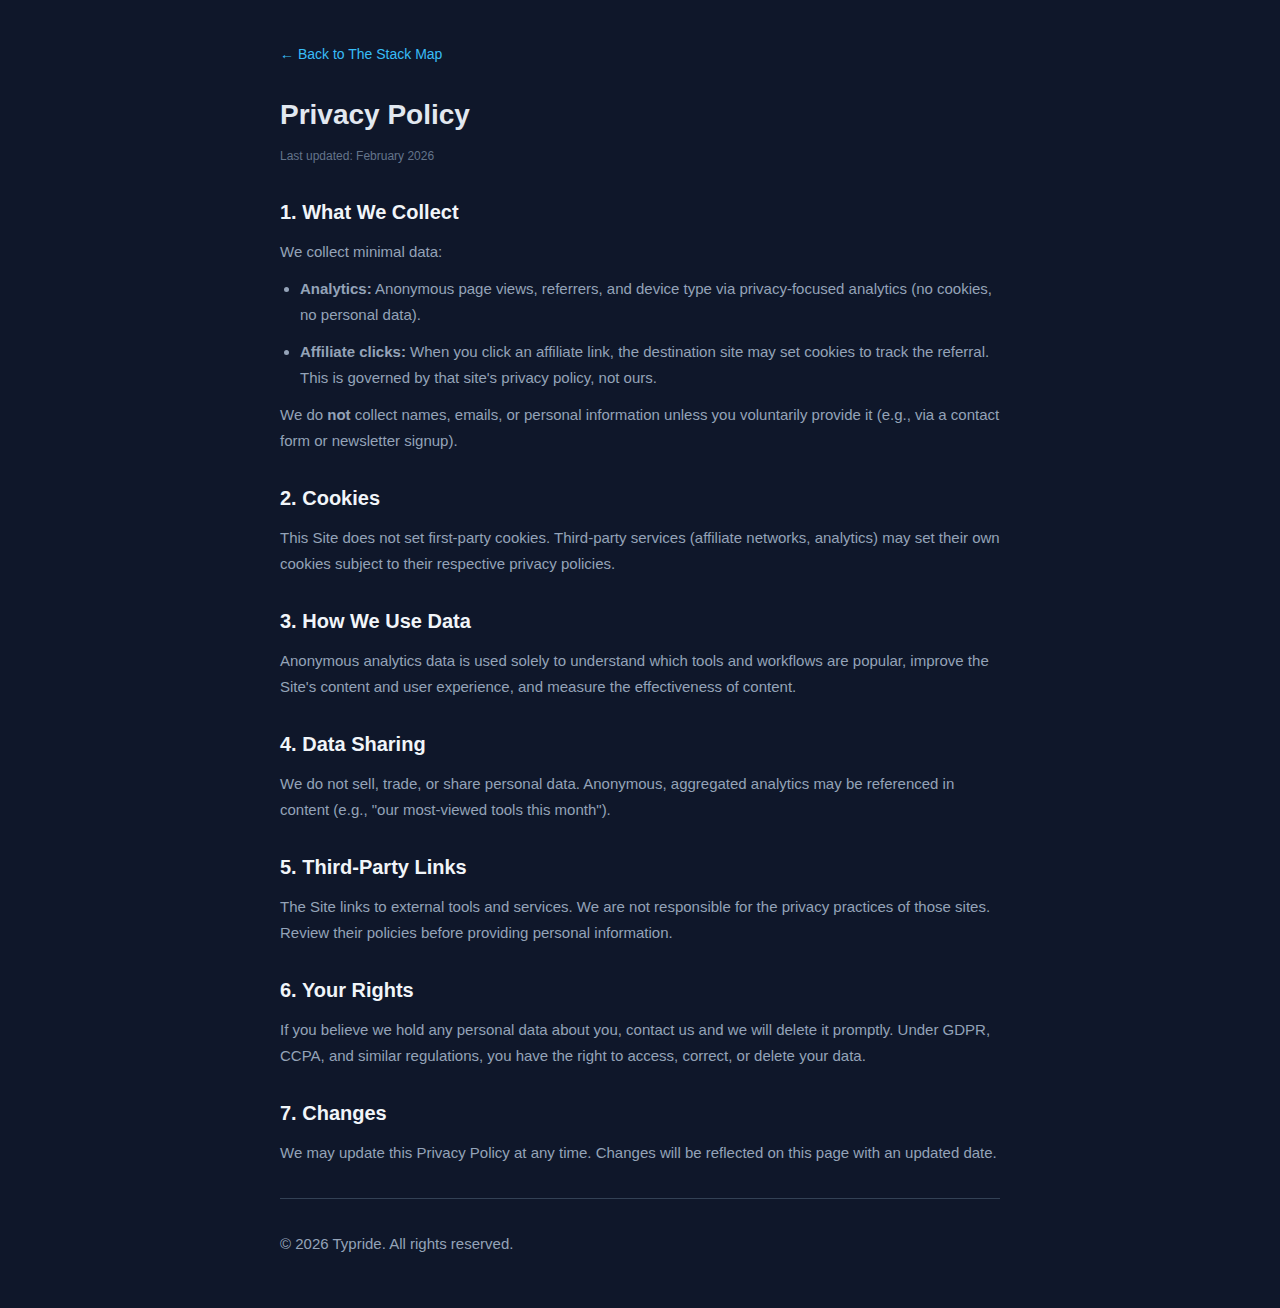
<file: ai-tools/privacy/index.html>
<!DOCTYPE html>
<html lang="en">
<head>
<meta charset="utf-8">
<meta name="viewport" content="width=device-width, initial-scale=1">
<meta name="theme-color" content="#0f172a">
<link rel="icon" type="image/svg+xml" href="/favicon.svg">
<title>Privacy Policy — The Stack Map | AI Tools Library by Typride</title>
<style>
*, *::before, *::after { box-sizing: border-box; margin: 0; padding: 0; }
body { font-family: -apple-system, BlinkMacSystemFont, 'Segoe UI', Roboto, sans-serif;
  background: #0f172a; color: #e2e8f0; line-height: 1.7; padding: 40px 20px; }
.container { max-width: 720px; margin: 0 auto; }
a { color: #38bdf8; text-decoration: none; }
a:hover { text-decoration: underline; }
h1 { font-size: 28px; margin-bottom: 8px; }
h2 { font-size: 20px; margin: 28px 0 10px; color: #f1f5f9; }
p, li { font-size: 15px; color: #94a3b8; margin-bottom: 12px; }
ul { padding-left: 20px; }
.back { display: inline-block; margin-bottom: 24px; font-size: 14px; }
.updated { font-size: 12px; color: #64748b; margin-bottom: 28px; }
hr { border: none; border-top: 1px solid #334155; margin: 32px 0; }
</style>
</head>
<body>
<div class="container">
<a href="/" class="back">&larr; Back to The Stack Map</a>
<h1>Privacy Policy</h1>
<p class="updated">Last updated: February 2026</p>

<h2>1. What We Collect</h2>
<p>We collect minimal data:</p>
<ul>
<li><strong>Analytics:</strong> Anonymous page views, referrers, and device type via
privacy-focused analytics (no cookies, no personal data).</li>
<li><strong>Affiliate clicks:</strong> When you click an affiliate link, the destination site
may set cookies to track the referral. This is governed by that site's privacy policy,
not ours.</li>
</ul>
<p>We do <strong>not</strong> collect names, emails, or personal information unless you
voluntarily provide it (e.g., via a contact form or newsletter signup).</p>

<h2>2. Cookies</h2>
<p>This Site does not set first-party cookies. Third-party services (affiliate networks,
analytics) may set their own cookies subject to their respective privacy policies.</p>

<h2>3. How We Use Data</h2>
<p>Anonymous analytics data is used solely to understand which tools and workflows are popular,
improve the Site's content and user experience, and measure the effectiveness of content.</p>

<h2>4. Data Sharing</h2>
<p>We do not sell, trade, or share personal data. Anonymous, aggregated analytics may be
referenced in content (e.g., "our most-viewed tools this month").</p>

<h2>5. Third-Party Links</h2>
<p>The Site links to external tools and services. We are not responsible for the privacy
practices of those sites. Review their policies before providing personal information.</p>

<h2>6. Your Rights</h2>
<p>If you believe we hold any personal data about you, contact us and we will delete it
promptly. Under GDPR, CCPA, and similar regulations, you have the right to access, correct,
or delete your data.</p>

<h2>7. Changes</h2>
<p>We may update this Privacy Policy at any time. Changes will be reflected on this page with
an updated date.</p>

<hr>
<p>&copy; 2026 Typride. All rights reserved.</p>

</div>
</body>
</html>
</file>
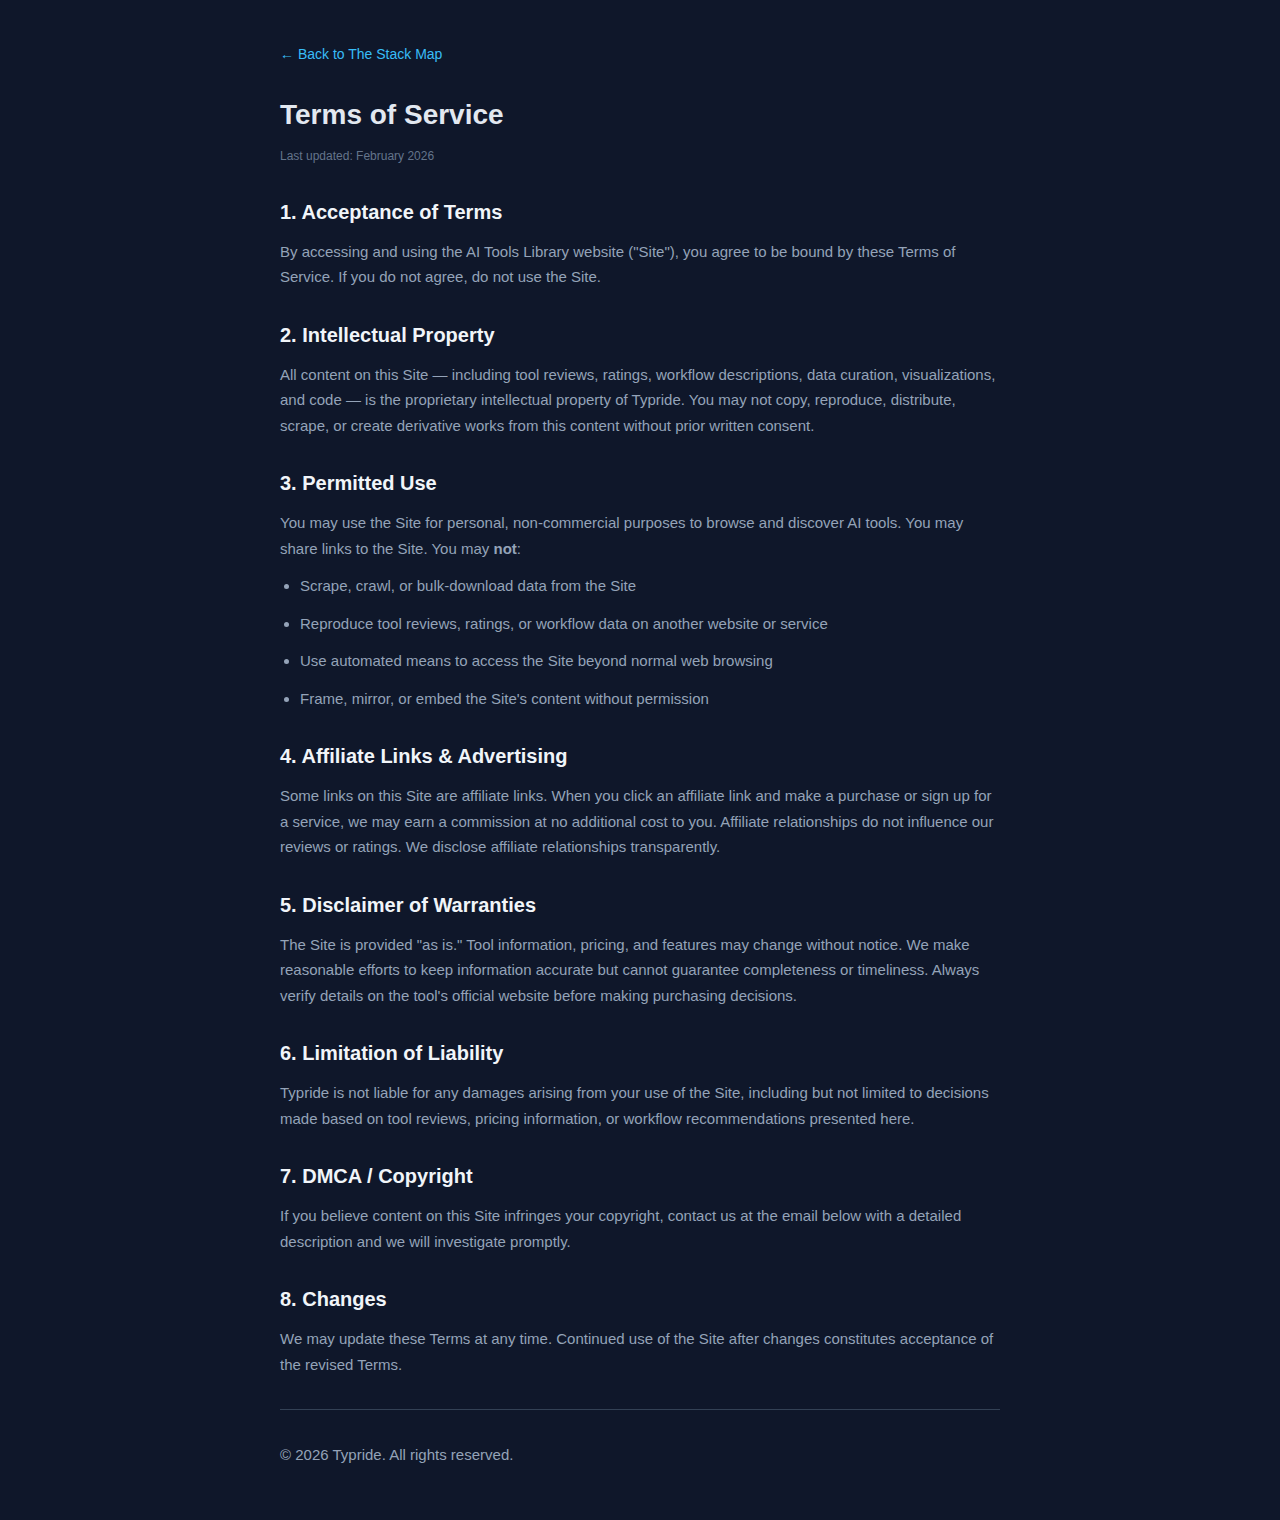
<file: ai-tools/terms/index.html>
<!DOCTYPE html>
<html lang="en">
<head>
<meta charset="utf-8">
<meta name="viewport" content="width=device-width, initial-scale=1">
<meta name="theme-color" content="#0f172a">
<link rel="icon" type="image/svg+xml" href="/favicon.svg">
<title>Terms of Service — The Stack Map | AI Tools Library by Typride</title>
<style>
*, *::before, *::after { box-sizing: border-box; margin: 0; padding: 0; }
body { font-family: -apple-system, BlinkMacSystemFont, 'Segoe UI', Roboto, sans-serif;
  background: #0f172a; color: #e2e8f0; line-height: 1.7; padding: 40px 20px; }
.container { max-width: 720px; margin: 0 auto; }
a { color: #38bdf8; text-decoration: none; }
a:hover { text-decoration: underline; }
h1 { font-size: 28px; margin-bottom: 8px; }
h2 { font-size: 20px; margin: 28px 0 10px; color: #f1f5f9; }
p, li { font-size: 15px; color: #94a3b8; margin-bottom: 12px; }
ul { padding-left: 20px; }
.back { display: inline-block; margin-bottom: 24px; font-size: 14px; }
.updated { font-size: 12px; color: #64748b; margin-bottom: 28px; }
hr { border: none; border-top: 1px solid #334155; margin: 32px 0; }
</style>
</head>
<body>
<div class="container">
<a href="/" class="back">&larr; Back to The Stack Map</a>
<h1>Terms of Service</h1>
<p class="updated">Last updated: February 2026</p>

<h2>1. Acceptance of Terms</h2>
<p>By accessing and using the AI Tools Library website ("Site"), you agree to be bound by these
Terms of Service. If you do not agree, do not use the Site.</p>

<h2>2. Intellectual Property</h2>
<p>All content on this Site — including tool reviews, ratings, workflow descriptions, data
curation, visualizations, and code — is the proprietary intellectual property of Typride.
You may not copy, reproduce, distribute, scrape, or create derivative works from this content
without prior written consent.</p>

<h2>3. Permitted Use</h2>
<p>You may use the Site for personal, non-commercial purposes to browse and discover AI tools.
You may share links to the Site. You may <strong>not</strong>:</p>
<ul>
<li>Scrape, crawl, or bulk-download data from the Site</li>
<li>Reproduce tool reviews, ratings, or workflow data on another website or service</li>
<li>Use automated means to access the Site beyond normal web browsing</li>
<li>Frame, mirror, or embed the Site's content without permission</li>
</ul>

<h2>4. Affiliate Links &amp; Advertising</h2>
<p>Some links on this Site are affiliate links. When you click an affiliate link and make a
purchase or sign up for a service, we may earn a commission at no additional cost to you.
Affiliate relationships do not influence our reviews or ratings. We disclose affiliate
relationships transparently.</p>

<h2>5. Disclaimer of Warranties</h2>
<p>The Site is provided "as is." Tool information, pricing, and features may change without
notice. We make reasonable efforts to keep information accurate but cannot guarantee
completeness or timeliness. Always verify details on the tool's official website before
making purchasing decisions.</p>

<h2>6. Limitation of Liability</h2>
<p>Typride is not liable for any damages arising from your use of the Site, including but not
limited to decisions made based on tool reviews, pricing information, or workflow
recommendations presented here.</p>

<h2>7. DMCA / Copyright</h2>
<p>If you believe content on this Site infringes your copyright, contact us at the email below
with a detailed description and we will investigate promptly.</p>

<h2>8. Changes</h2>
<p>We may update these Terms at any time. Continued use of the Site after changes constitutes
acceptance of the revised Terms.</p>

<hr>
<p>&copy; 2026 Typride. All rights reserved.</p>

</div>
</body>
</html>
</file>
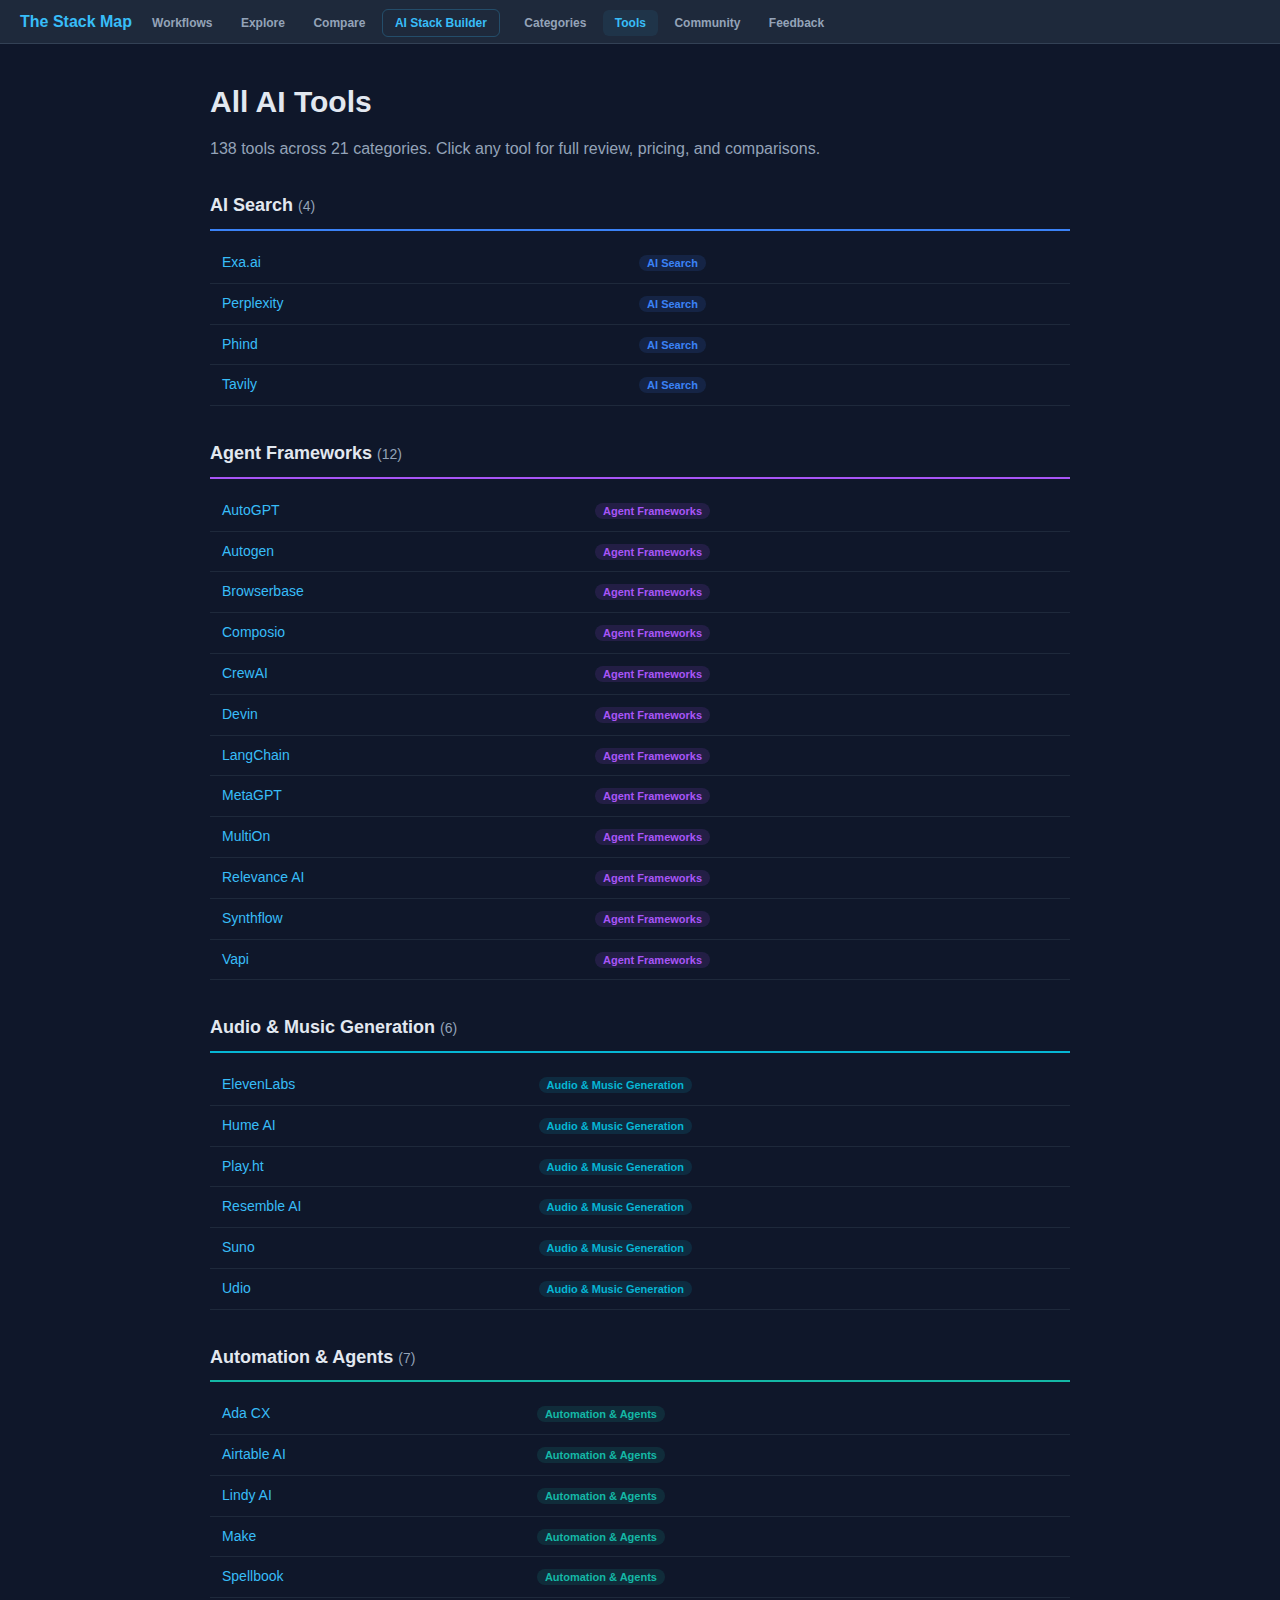
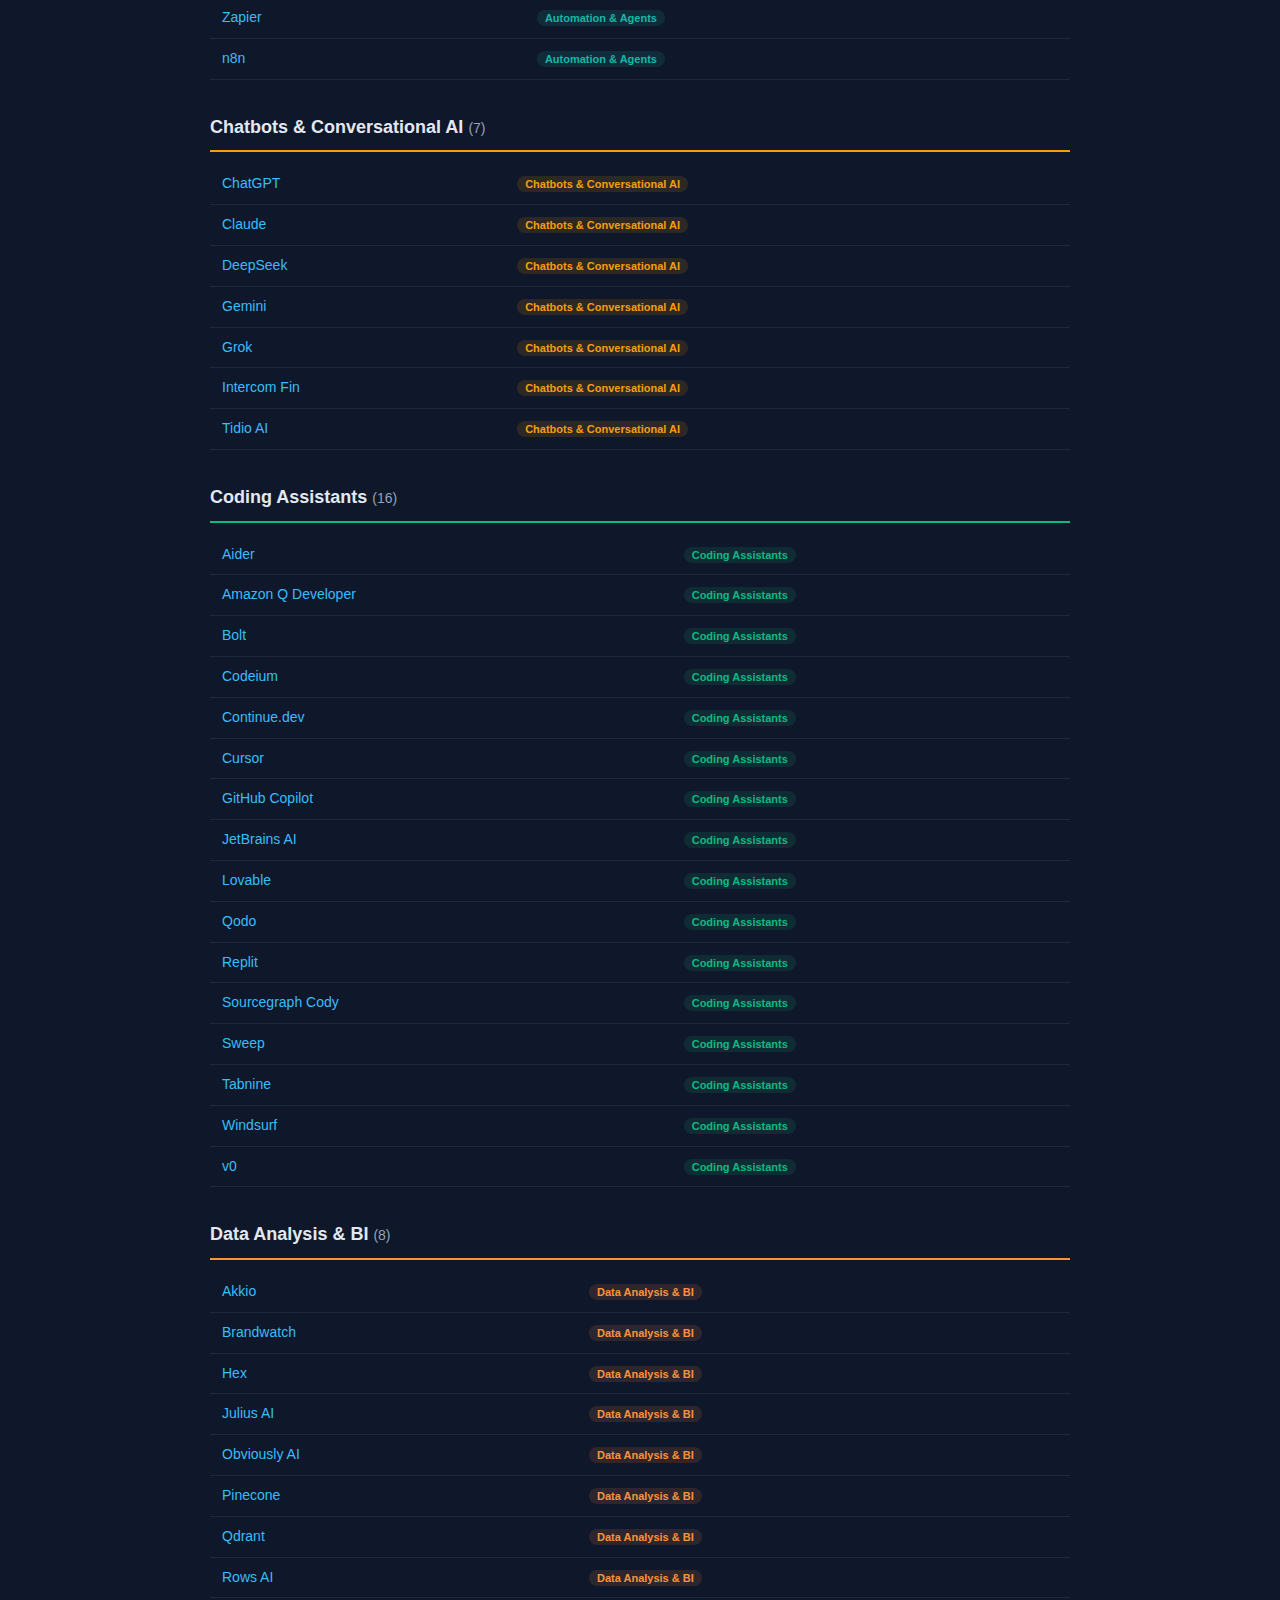
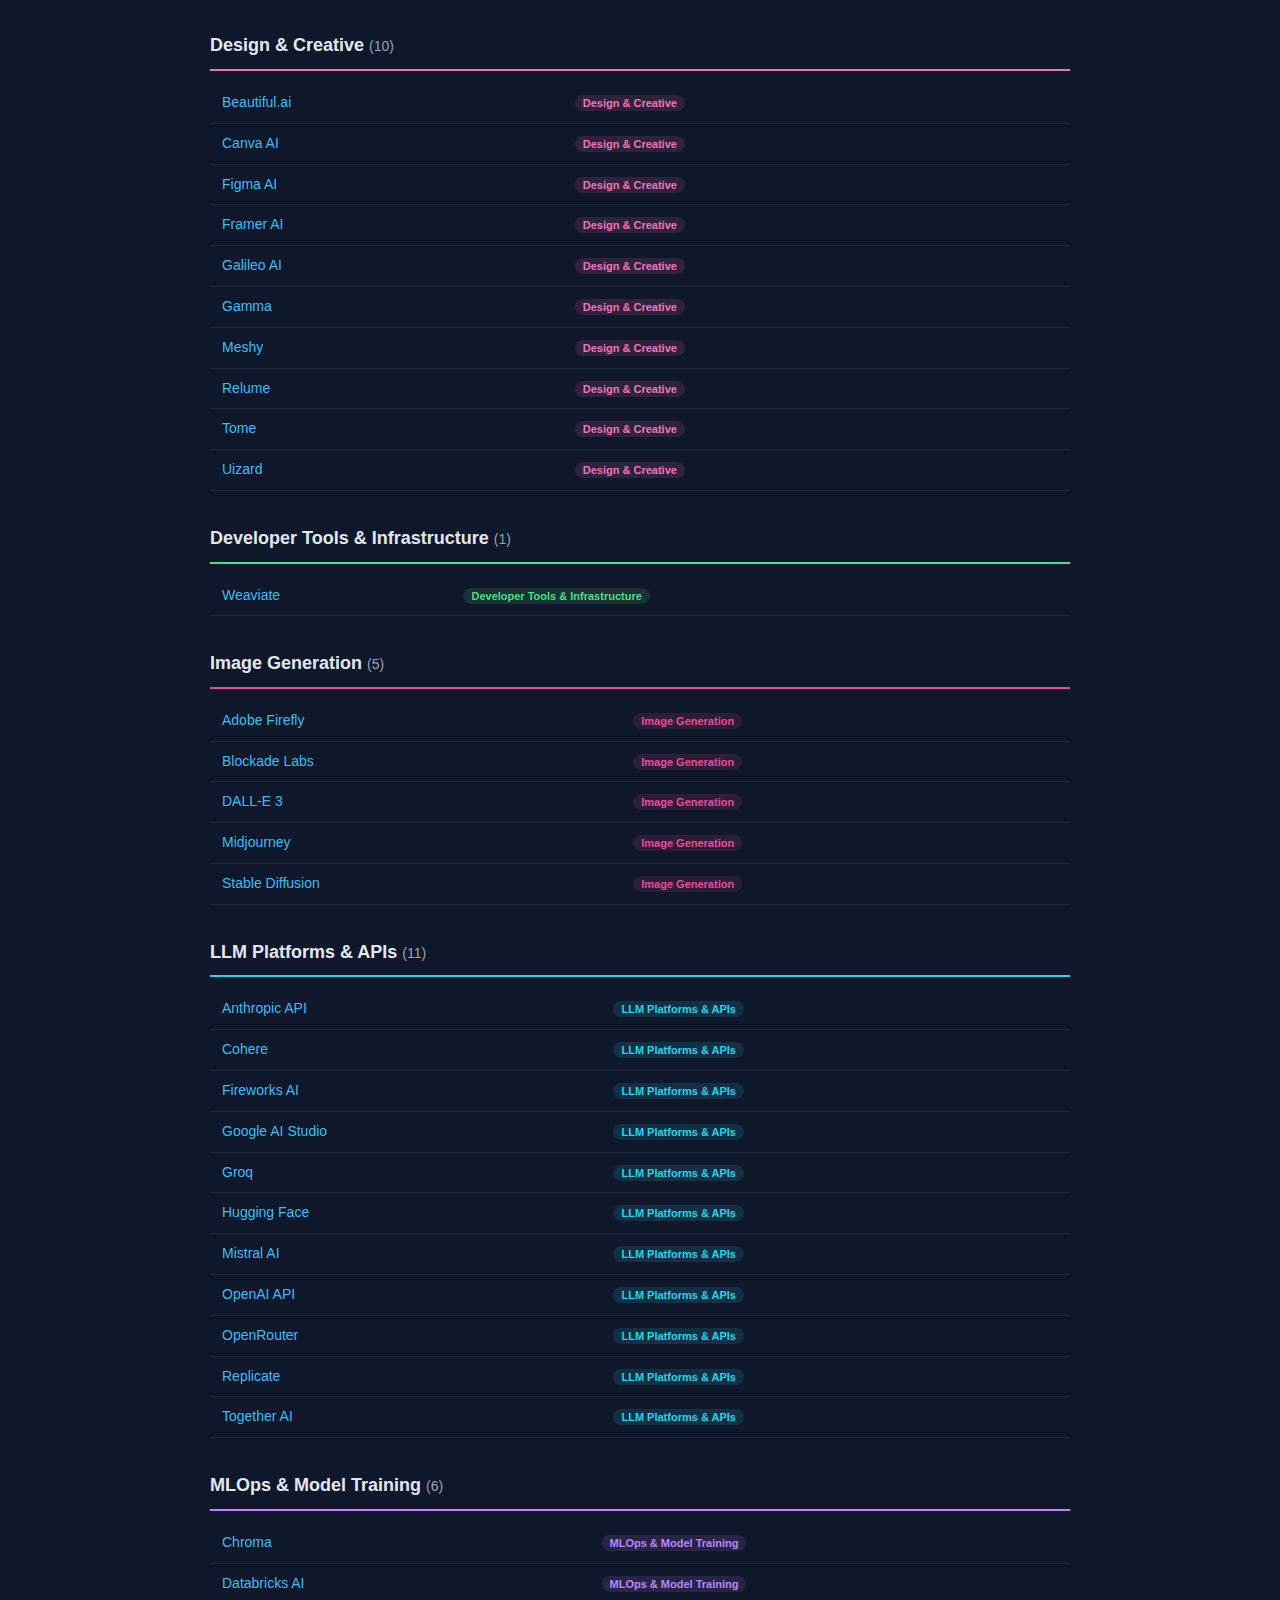
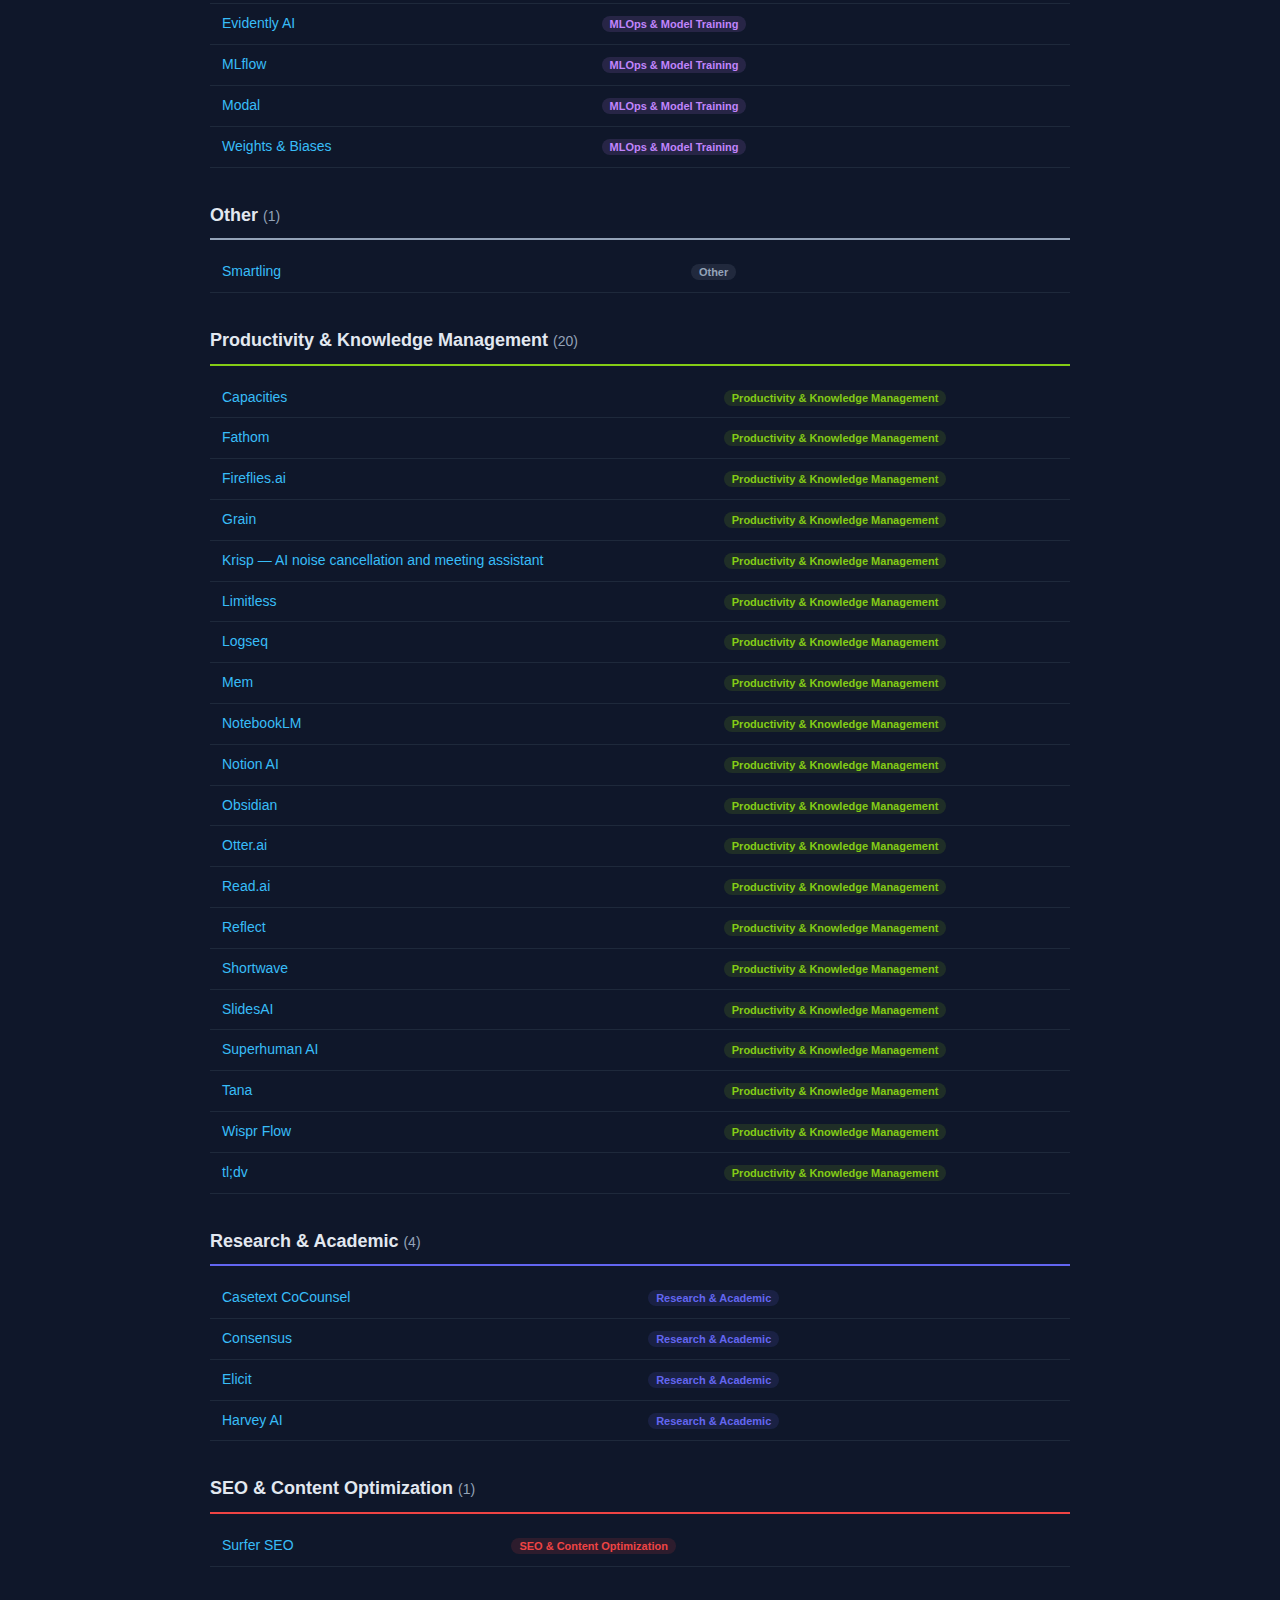
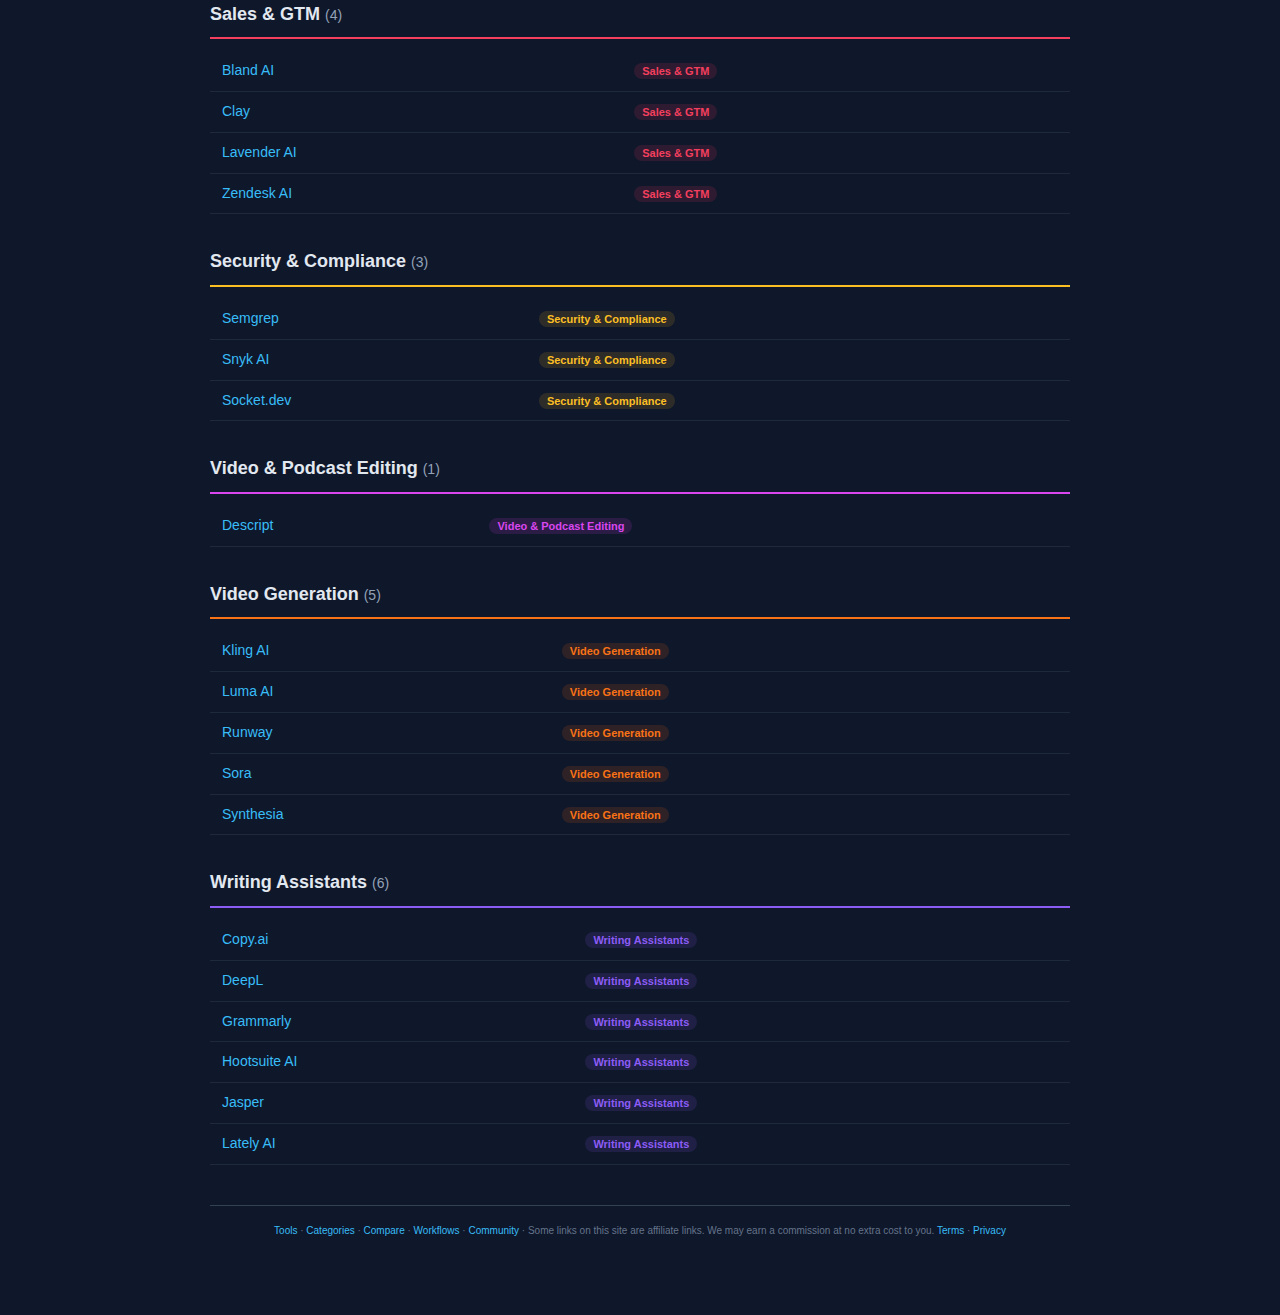
<file: ai-tools/tools/index.html>
<!DOCTYPE html>
<html lang="en">
<head>
<meta charset="utf-8">
<meta name="viewport" content="width=device-width, initial-scale=1">
<meta name="theme-color" content="#0f172a">
<link rel="icon" type="image/svg+xml" href="/favicon.svg">
<title>All AI Tools (138) | The Stack Map</title>
<meta name="description" content="Complete directory of AI tools. Browse 138+ tools by category: coding, design, automation, research, and more.">
<link rel="canonical" href="https://thestackmap.com/tools/">
<style>
*, *::before, *::after { box-sizing: border-box; margin: 0; padding: 0; }
body { font-family: -apple-system, BlinkMacSystemFont, 'Segoe UI', Roboto, sans-serif;
  background: #0f172a; color: #e2e8f0; line-height: 1.7; }
a { color: #38bdf8; text-decoration: none; }
a:hover { text-decoration: underline; }
.topbar { background: #1e293b; border-bottom: 1px solid #334155; padding: 8px 20px;
  display: flex; align-items: center; gap: 8px; flex-wrap: wrap; position: sticky; top: 0; z-index: 100; }
.topbar a.brand { color: #38bdf8; font-weight: 700; font-size: 16px; text-decoration: none; }
.topbar .nav-tab { text-decoration: none; font-size: 12px; font-weight: 600; color: #94a3b8;
  padding: 6px 12px; border-radius: 6px; transition: all 0.15s; white-space: nowrap; }
.topbar .nav-tab:hover { color: #e2e8f0; background: rgba(255,255,255,0.04); }
.topbar .nav-tab.active { color: #38bdf8; background: rgba(56,189,248,0.08); }
.topbar .nav-tab-accent { color: #38bdf8 !important; border: 1px solid rgba(56,189,248,0.25); }
.topbar .nav-sep { width: 1px; height: 16px; background: #334155; margin: 0 4px; }
.container { max-width: 900px; margin: 0 auto; padding: 32px 20px 60px; }
h1 { font-size: 30px; margin-bottom: 8px; }
.subtitle { font-size: 16px; color: #94a3b8; margin-bottom: 28px; }
.tools-section { margin-bottom: 32px; }
.tools-section-head { font-size: 18px; margin-bottom: 12px; padding-bottom: 8px; border-bottom: 2px solid #334155; }
.tools-count { font-size: 14px; color: #94a3b8; font-weight: 400; }
.tools-table { width: 100%; border-collapse: collapse; }
.tools-table td { padding: 8px 12px; font-size: 14px; border-bottom: 1px solid #1e293b; }
.tools-table tr:hover { background: rgba(56,189,248,0.04); }
.cat-pill { font-size: 11px; padding: 2px 8px; border-radius: 10px; font-weight: 600; }
.disclosure { text-align: center; font-size: 10px; color: #64748b; padding: 16px; border-top: 1px solid #334155; margin-top: 40px; }
.disclosure a { color: #38bdf8; }
</style>
<script async src="https://tally.so/widgets/embed.js"></script>
<script>
(function(){
  var p=new URLSearchParams(window.location.search);
  ['utm_source','utm_medium','utm_campaign','utm_content','utm_term'].forEach(function(k){var v=p.get(k);if(v)sessionStorage.setItem(k,v)});
  var s=sessionStorage.getItem('utm_source');
  if(s){document.addEventListener('DOMContentLoaded',function(){
    document.querySelectorAll('form[action*="buttondown.com"]').forEach(function(f){
      var inp=document.createElement('input');inp.type='hidden';inp.name='tag';
      inp.value='from-'+s.toLowerCase().replace(/[^a-z0-9]/g,'-');f.appendChild(inp)})})};
})();
</script>
</head>
<body>
<div class="topbar">
  <a href="/" class="brand">The Stack Map</a>
  <nav class="site-nav">
    <a href="/" class="nav-tab">Workflows</a>
    <a href="/explore/" class="nav-tab">Explore</a>
    <a href="/compare/" class="nav-tab">Compare</a>
    <a href="/quiz/" class="nav-tab nav-tab-accent">AI Stack Builder</a>
    <span class="nav-sep"></span>
    <a href="/categories/" class="nav-tab">Categories</a>
    <a href="/tools/" class="nav-tab active">Tools</a>
    <a href="/community/" class="nav-tab">Community</a>
    <a href="#tally-open=81dvDP&tally-emoji-text=👋&tally-emoji-animation=wave" class="nav-tab">Feedback</a>
  </nav>
</div>
<div class="container">
<h1>All AI Tools</h1>
<p class="subtitle">138 tools across 21 categories. Click any tool for full review, pricing, and comparisons.</p>
<div class="tools-section">
  <h2 class="tools-section-head" style="border-color:#3b82f6">AI Search <span class="tools-count">(4)</span></h2>
  <table class="tools-table"><tbody><tr><td><a href="/tools/exa-ai/">Exa.ai</a></td><td><span class="cat-pill" style="background:#3b82f622;color:#3b82f6">AI Search</span></td></tr><tr><td><a href="/tools/perplexity/">Perplexity</a></td><td><span class="cat-pill" style="background:#3b82f622;color:#3b82f6">AI Search</span></td></tr><tr><td><a href="/tools/phind/">Phind</a></td><td><span class="cat-pill" style="background:#3b82f622;color:#3b82f6">AI Search</span></td></tr><tr><td><a href="/tools/tavily/">Tavily</a></td><td><span class="cat-pill" style="background:#3b82f622;color:#3b82f6">AI Search</span></td></tr></tbody></table>
</div><div class="tools-section">
  <h2 class="tools-section-head" style="border-color:#a855f7">Agent Frameworks <span class="tools-count">(12)</span></h2>
  <table class="tools-table"><tbody><tr><td><a href="/tools/autogpt/">AutoGPT</a></td><td><span class="cat-pill" style="background:#a855f722;color:#a855f7">Agent Frameworks</span></td></tr><tr><td><a href="/tools/autogen/">Autogen</a></td><td><span class="cat-pill" style="background:#a855f722;color:#a855f7">Agent Frameworks</span></td></tr><tr><td><a href="/tools/browserbase/">Browserbase</a></td><td><span class="cat-pill" style="background:#a855f722;color:#a855f7">Agent Frameworks</span></td></tr><tr><td><a href="/tools/composio/">Composio</a></td><td><span class="cat-pill" style="background:#a855f722;color:#a855f7">Agent Frameworks</span></td></tr><tr><td><a href="/tools/crewai/">CrewAI</a></td><td><span class="cat-pill" style="background:#a855f722;color:#a855f7">Agent Frameworks</span></td></tr><tr><td><a href="/tools/devin/">Devin</a></td><td><span class="cat-pill" style="background:#a855f722;color:#a855f7">Agent Frameworks</span></td></tr><tr><td><a href="/tools/langchain/">LangChain</a></td><td><span class="cat-pill" style="background:#a855f722;color:#a855f7">Agent Frameworks</span></td></tr><tr><td><a href="/tools/metagpt/">MetaGPT</a></td><td><span class="cat-pill" style="background:#a855f722;color:#a855f7">Agent Frameworks</span></td></tr><tr><td><a href="/tools/multion/">MultiOn</a></td><td><span class="cat-pill" style="background:#a855f722;color:#a855f7">Agent Frameworks</span></td></tr><tr><td><a href="/tools/relevance-ai/">Relevance AI</a></td><td><span class="cat-pill" style="background:#a855f722;color:#a855f7">Agent Frameworks</span></td></tr><tr><td><a href="/tools/synthflow/">Synthflow</a></td><td><span class="cat-pill" style="background:#a855f722;color:#a855f7">Agent Frameworks</span></td></tr><tr><td><a href="/tools/vapi/">Vapi</a></td><td><span class="cat-pill" style="background:#a855f722;color:#a855f7">Agent Frameworks</span></td></tr></tbody></table>
</div><div class="tools-section">
  <h2 class="tools-section-head" style="border-color:#06b6d4">Audio &amp; Music Generation <span class="tools-count">(6)</span></h2>
  <table class="tools-table"><tbody><tr><td><a href="/tools/elevenlabs/">ElevenLabs</a></td><td><span class="cat-pill" style="background:#06b6d422;color:#06b6d4">Audio &amp; Music Generation</span></td></tr><tr><td><a href="/tools/hume-ai/">Hume AI</a></td><td><span class="cat-pill" style="background:#06b6d422;color:#06b6d4">Audio &amp; Music Generation</span></td></tr><tr><td><a href="/tools/play-ht/">Play.ht</a></td><td><span class="cat-pill" style="background:#06b6d422;color:#06b6d4">Audio &amp; Music Generation</span></td></tr><tr><td><a href="/tools/resemble-ai/">Resemble AI</a></td><td><span class="cat-pill" style="background:#06b6d422;color:#06b6d4">Audio &amp; Music Generation</span></td></tr><tr><td><a href="/tools/suno/">Suno</a></td><td><span class="cat-pill" style="background:#06b6d422;color:#06b6d4">Audio &amp; Music Generation</span></td></tr><tr><td><a href="/tools/udio/">Udio</a></td><td><span class="cat-pill" style="background:#06b6d422;color:#06b6d4">Audio &amp; Music Generation</span></td></tr></tbody></table>
</div><div class="tools-section">
  <h2 class="tools-section-head" style="border-color:#14b8a6">Automation &amp; Agents <span class="tools-count">(7)</span></h2>
  <table class="tools-table"><tbody><tr><td><a href="/tools/ada-cx/">Ada CX</a></td><td><span class="cat-pill" style="background:#14b8a622;color:#14b8a6">Automation &amp; Agents</span></td></tr><tr><td><a href="/tools/airtable-ai/">Airtable AI</a></td><td><span class="cat-pill" style="background:#14b8a622;color:#14b8a6">Automation &amp; Agents</span></td></tr><tr><td><a href="/tools/lindy-ai/">Lindy AI</a></td><td><span class="cat-pill" style="background:#14b8a622;color:#14b8a6">Automation &amp; Agents</span></td></tr><tr><td><a href="/tools/make/">Make</a></td><td><span class="cat-pill" style="background:#14b8a622;color:#14b8a6">Automation &amp; Agents</span></td></tr><tr><td><a href="/tools/spellbook/">Spellbook</a></td><td><span class="cat-pill" style="background:#14b8a622;color:#14b8a6">Automation &amp; Agents</span></td></tr><tr><td><a href="/tools/zapier/">Zapier</a></td><td><span class="cat-pill" style="background:#14b8a622;color:#14b8a6">Automation &amp; Agents</span></td></tr><tr><td><a href="/tools/n8n/">n8n</a></td><td><span class="cat-pill" style="background:#14b8a622;color:#14b8a6">Automation &amp; Agents</span></td></tr></tbody></table>
</div><div class="tools-section">
  <h2 class="tools-section-head" style="border-color:#f59e0b">Chatbots &amp; Conversational AI <span class="tools-count">(7)</span></h2>
  <table class="tools-table"><tbody><tr><td><a href="/tools/chatgpt/">ChatGPT</a></td><td><span class="cat-pill" style="background:#f59e0b22;color:#f59e0b">Chatbots &amp; Conversational AI</span></td></tr><tr><td><a href="/tools/claude/">Claude</a></td><td><span class="cat-pill" style="background:#f59e0b22;color:#f59e0b">Chatbots &amp; Conversational AI</span></td></tr><tr><td><a href="/tools/deepseek/">DeepSeek</a></td><td><span class="cat-pill" style="background:#f59e0b22;color:#f59e0b">Chatbots &amp; Conversational AI</span></td></tr><tr><td><a href="/tools/gemini/">Gemini</a></td><td><span class="cat-pill" style="background:#f59e0b22;color:#f59e0b">Chatbots &amp; Conversational AI</span></td></tr><tr><td><a href="/tools/grok/">Grok</a></td><td><span class="cat-pill" style="background:#f59e0b22;color:#f59e0b">Chatbots &amp; Conversational AI</span></td></tr><tr><td><a href="/tools/intercom-fin/">Intercom Fin</a></td><td><span class="cat-pill" style="background:#f59e0b22;color:#f59e0b">Chatbots &amp; Conversational AI</span></td></tr><tr><td><a href="/tools/tidio-ai/">Tidio AI</a></td><td><span class="cat-pill" style="background:#f59e0b22;color:#f59e0b">Chatbots &amp; Conversational AI</span></td></tr></tbody></table>
</div><div class="tools-section">
  <h2 class="tools-section-head" style="border-color:#10b981">Coding Assistants <span class="tools-count">(16)</span></h2>
  <table class="tools-table"><tbody><tr><td><a href="/tools/aider/">Aider</a></td><td><span class="cat-pill" style="background:#10b98122;color:#10b981">Coding Assistants</span></td></tr><tr><td><a href="/tools/amazon-q-developer/">Amazon Q Developer</a></td><td><span class="cat-pill" style="background:#10b98122;color:#10b981">Coding Assistants</span></td></tr><tr><td><a href="/tools/bolt/">Bolt</a></td><td><span class="cat-pill" style="background:#10b98122;color:#10b981">Coding Assistants</span></td></tr><tr><td><a href="/tools/codeium/">Codeium</a></td><td><span class="cat-pill" style="background:#10b98122;color:#10b981">Coding Assistants</span></td></tr><tr><td><a href="/tools/continue-dev/">Continue.dev</a></td><td><span class="cat-pill" style="background:#10b98122;color:#10b981">Coding Assistants</span></td></tr><tr><td><a href="/tools/cursor/">Cursor</a></td><td><span class="cat-pill" style="background:#10b98122;color:#10b981">Coding Assistants</span></td></tr><tr><td><a href="/tools/github-copilot/">GitHub Copilot</a></td><td><span class="cat-pill" style="background:#10b98122;color:#10b981">Coding Assistants</span></td></tr><tr><td><a href="/tools/jetbrains-ai/">JetBrains AI</a></td><td><span class="cat-pill" style="background:#10b98122;color:#10b981">Coding Assistants</span></td></tr><tr><td><a href="/tools/lovable/">Lovable</a></td><td><span class="cat-pill" style="background:#10b98122;color:#10b981">Coding Assistants</span></td></tr><tr><td><a href="/tools/qodo/">Qodo</a></td><td><span class="cat-pill" style="background:#10b98122;color:#10b981">Coding Assistants</span></td></tr><tr><td><a href="/tools/replit/">Replit</a></td><td><span class="cat-pill" style="background:#10b98122;color:#10b981">Coding Assistants</span></td></tr><tr><td><a href="/tools/sourcegraph-cody/">Sourcegraph Cody</a></td><td><span class="cat-pill" style="background:#10b98122;color:#10b981">Coding Assistants</span></td></tr><tr><td><a href="/tools/sweep/">Sweep</a></td><td><span class="cat-pill" style="background:#10b98122;color:#10b981">Coding Assistants</span></td></tr><tr><td><a href="/tools/tabnine/">Tabnine</a></td><td><span class="cat-pill" style="background:#10b98122;color:#10b981">Coding Assistants</span></td></tr><tr><td><a href="/tools/windsurf/">Windsurf</a></td><td><span class="cat-pill" style="background:#10b98122;color:#10b981">Coding Assistants</span></td></tr><tr><td><a href="/tools/v0/">v0</a></td><td><span class="cat-pill" style="background:#10b98122;color:#10b981">Coding Assistants</span></td></tr></tbody></table>
</div><div class="tools-section">
  <h2 class="tools-section-head" style="border-color:#fb923c">Data Analysis &amp; BI <span class="tools-count">(8)</span></h2>
  <table class="tools-table"><tbody><tr><td><a href="/tools/akkio/">Akkio</a></td><td><span class="cat-pill" style="background:#fb923c22;color:#fb923c">Data Analysis &amp; BI</span></td></tr><tr><td><a href="/tools/brandwatch/">Brandwatch</a></td><td><span class="cat-pill" style="background:#fb923c22;color:#fb923c">Data Analysis &amp; BI</span></td></tr><tr><td><a href="/tools/hex/">Hex</a></td><td><span class="cat-pill" style="background:#fb923c22;color:#fb923c">Data Analysis &amp; BI</span></td></tr><tr><td><a href="/tools/julius-ai/">Julius AI</a></td><td><span class="cat-pill" style="background:#fb923c22;color:#fb923c">Data Analysis &amp; BI</span></td></tr><tr><td><a href="/tools/obviously-ai/">Obviously AI</a></td><td><span class="cat-pill" style="background:#fb923c22;color:#fb923c">Data Analysis &amp; BI</span></td></tr><tr><td><a href="/tools/pinecone/">Pinecone</a></td><td><span class="cat-pill" style="background:#fb923c22;color:#fb923c">Data Analysis &amp; BI</span></td></tr><tr><td><a href="/tools/qdrant/">Qdrant</a></td><td><span class="cat-pill" style="background:#fb923c22;color:#fb923c">Data Analysis &amp; BI</span></td></tr><tr><td><a href="/tools/rows-ai/">Rows AI</a></td><td><span class="cat-pill" style="background:#fb923c22;color:#fb923c">Data Analysis &amp; BI</span></td></tr></tbody></table>
</div><div class="tools-section">
  <h2 class="tools-section-head" style="border-color:#f472b6">Design &amp; Creative <span class="tools-count">(10)</span></h2>
  <table class="tools-table"><tbody><tr><td><a href="/tools/beautiful-ai/">Beautiful.ai</a></td><td><span class="cat-pill" style="background:#f472b622;color:#f472b6">Design &amp; Creative</span></td></tr><tr><td><a href="/tools/canva-ai/">Canva AI</a></td><td><span class="cat-pill" style="background:#f472b622;color:#f472b6">Design &amp; Creative</span></td></tr><tr><td><a href="/tools/figma-ai/">Figma AI</a></td><td><span class="cat-pill" style="background:#f472b622;color:#f472b6">Design &amp; Creative</span></td></tr><tr><td><a href="/tools/framer-ai/">Framer AI</a></td><td><span class="cat-pill" style="background:#f472b622;color:#f472b6">Design &amp; Creative</span></td></tr><tr><td><a href="/tools/galileo-ai/">Galileo AI</a></td><td><span class="cat-pill" style="background:#f472b622;color:#f472b6">Design &amp; Creative</span></td></tr><tr><td><a href="/tools/gamma/">Gamma</a></td><td><span class="cat-pill" style="background:#f472b622;color:#f472b6">Design &amp; Creative</span></td></tr><tr><td><a href="/tools/meshy/">Meshy</a></td><td><span class="cat-pill" style="background:#f472b622;color:#f472b6">Design &amp; Creative</span></td></tr><tr><td><a href="/tools/relume/">Relume</a></td><td><span class="cat-pill" style="background:#f472b622;color:#f472b6">Design &amp; Creative</span></td></tr><tr><td><a href="/tools/tome/">Tome</a></td><td><span class="cat-pill" style="background:#f472b622;color:#f472b6">Design &amp; Creative</span></td></tr><tr><td><a href="/tools/uizard/">Uizard</a></td><td><span class="cat-pill" style="background:#f472b622;color:#f472b6">Design &amp; Creative</span></td></tr></tbody></table>
</div><div class="tools-section">
  <h2 class="tools-section-head" style="border-color:#4ade80">Developer Tools &amp; Infrastructure <span class="tools-count">(1)</span></h2>
  <table class="tools-table"><tbody><tr><td><a href="/tools/weaviate/">Weaviate</a></td><td><span class="cat-pill" style="background:#4ade8022;color:#4ade80">Developer Tools &amp; Infrastructure</span></td></tr></tbody></table>
</div><div class="tools-section">
  <h2 class="tools-section-head" style="border-color:#ec4899">Image Generation <span class="tools-count">(5)</span></h2>
  <table class="tools-table"><tbody><tr><td><a href="/tools/adobe-firefly/">Adobe Firefly</a></td><td><span class="cat-pill" style="background:#ec489922;color:#ec4899">Image Generation</span></td></tr><tr><td><a href="/tools/blockade-labs/">Blockade Labs</a></td><td><span class="cat-pill" style="background:#ec489922;color:#ec4899">Image Generation</span></td></tr><tr><td><a href="/tools/dalle-3/">DALL-E 3</a></td><td><span class="cat-pill" style="background:#ec489922;color:#ec4899">Image Generation</span></td></tr><tr><td><a href="/tools/midjourney/">Midjourney</a></td><td><span class="cat-pill" style="background:#ec489922;color:#ec4899">Image Generation</span></td></tr><tr><td><a href="/tools/stable-diffusion/">Stable Diffusion</a></td><td><span class="cat-pill" style="background:#ec489922;color:#ec4899">Image Generation</span></td></tr></tbody></table>
</div><div class="tools-section">
  <h2 class="tools-section-head" style="border-color:#22d3ee">LLM Platforms &amp; APIs <span class="tools-count">(11)</span></h2>
  <table class="tools-table"><tbody><tr><td><a href="/tools/anthropic-api/">Anthropic API</a></td><td><span class="cat-pill" style="background:#22d3ee22;color:#22d3ee">LLM Platforms &amp; APIs</span></td></tr><tr><td><a href="/tools/cohere/">Cohere</a></td><td><span class="cat-pill" style="background:#22d3ee22;color:#22d3ee">LLM Platforms &amp; APIs</span></td></tr><tr><td><a href="/tools/fireworks-ai/">Fireworks AI</a></td><td><span class="cat-pill" style="background:#22d3ee22;color:#22d3ee">LLM Platforms &amp; APIs</span></td></tr><tr><td><a href="/tools/google-ai-studio/">Google AI Studio</a></td><td><span class="cat-pill" style="background:#22d3ee22;color:#22d3ee">LLM Platforms &amp; APIs</span></td></tr><tr><td><a href="/tools/groq/">Groq</a></td><td><span class="cat-pill" style="background:#22d3ee22;color:#22d3ee">LLM Platforms &amp; APIs</span></td></tr><tr><td><a href="/tools/hugging-face/">Hugging Face</a></td><td><span class="cat-pill" style="background:#22d3ee22;color:#22d3ee">LLM Platforms &amp; APIs</span></td></tr><tr><td><a href="/tools/mistral-ai/">Mistral AI</a></td><td><span class="cat-pill" style="background:#22d3ee22;color:#22d3ee">LLM Platforms &amp; APIs</span></td></tr><tr><td><a href="/tools/openai-api/">OpenAI API</a></td><td><span class="cat-pill" style="background:#22d3ee22;color:#22d3ee">LLM Platforms &amp; APIs</span></td></tr><tr><td><a href="/tools/openrouter/">OpenRouter</a></td><td><span class="cat-pill" style="background:#22d3ee22;color:#22d3ee">LLM Platforms &amp; APIs</span></td></tr><tr><td><a href="/tools/replicate/">Replicate</a></td><td><span class="cat-pill" style="background:#22d3ee22;color:#22d3ee">LLM Platforms &amp; APIs</span></td></tr><tr><td><a href="/tools/together-ai/">Together AI</a></td><td><span class="cat-pill" style="background:#22d3ee22;color:#22d3ee">LLM Platforms &amp; APIs</span></td></tr></tbody></table>
</div><div class="tools-section">
  <h2 class="tools-section-head" style="border-color:#c084fc">MLOps &amp; Model Training <span class="tools-count">(6)</span></h2>
  <table class="tools-table"><tbody><tr><td><a href="/tools/chroma/">Chroma</a></td><td><span class="cat-pill" style="background:#c084fc22;color:#c084fc">MLOps &amp; Model Training</span></td></tr><tr><td><a href="/tools/databricks-ai/">Databricks AI</a></td><td><span class="cat-pill" style="background:#c084fc22;color:#c084fc">MLOps &amp; Model Training</span></td></tr><tr><td><a href="/tools/evidently-ai/">Evidently AI</a></td><td><span class="cat-pill" style="background:#c084fc22;color:#c084fc">MLOps &amp; Model Training</span></td></tr><tr><td><a href="/tools/mlflow/">MLflow</a></td><td><span class="cat-pill" style="background:#c084fc22;color:#c084fc">MLOps &amp; Model Training</span></td></tr><tr><td><a href="/tools/modal/">Modal</a></td><td><span class="cat-pill" style="background:#c084fc22;color:#c084fc">MLOps &amp; Model Training</span></td></tr><tr><td><a href="/tools/weights-and-biases/">Weights &amp; Biases</a></td><td><span class="cat-pill" style="background:#c084fc22;color:#c084fc">MLOps &amp; Model Training</span></td></tr></tbody></table>
</div><div class="tools-section">
  <h2 class="tools-section-head" style="border-color:#94a3b8">Other <span class="tools-count">(1)</span></h2>
  <table class="tools-table"><tbody><tr><td><a href="/tools/smartling/">Smartling</a></td><td><span class="cat-pill" style="background:#94a3b822;color:#94a3b8">Other</span></td></tr></tbody></table>
</div><div class="tools-section">
  <h2 class="tools-section-head" style="border-color:#84cc16">Productivity &amp; Knowledge Management <span class="tools-count">(20)</span></h2>
  <table class="tools-table"><tbody><tr><td><a href="/tools/capacities/">Capacities</a></td><td><span class="cat-pill" style="background:#84cc1622;color:#84cc16">Productivity &amp; Knowledge Management</span></td></tr><tr><td><a href="/tools/fathom/">Fathom</a></td><td><span class="cat-pill" style="background:#84cc1622;color:#84cc16">Productivity &amp; Knowledge Management</span></td></tr><tr><td><a href="/tools/fireflies-ai/">Fireflies.ai</a></td><td><span class="cat-pill" style="background:#84cc1622;color:#84cc16">Productivity &amp; Knowledge Management</span></td></tr><tr><td><a href="/tools/grain/">Grain</a></td><td><span class="cat-pill" style="background:#84cc1622;color:#84cc16">Productivity &amp; Knowledge Management</span></td></tr><tr><td><a href="/tools/krisp-ai/">Krisp — AI noise cancellation and meeting assistant</a></td><td><span class="cat-pill" style="background:#84cc1622;color:#84cc16">Productivity &amp; Knowledge Management</span></td></tr><tr><td><a href="/tools/limitless/">Limitless</a></td><td><span class="cat-pill" style="background:#84cc1622;color:#84cc16">Productivity &amp; Knowledge Management</span></td></tr><tr><td><a href="/tools/logseq/">Logseq</a></td><td><span class="cat-pill" style="background:#84cc1622;color:#84cc16">Productivity &amp; Knowledge Management</span></td></tr><tr><td><a href="/tools/mem/">Mem</a></td><td><span class="cat-pill" style="background:#84cc1622;color:#84cc16">Productivity &amp; Knowledge Management</span></td></tr><tr><td><a href="/tools/notebooklm/">NotebookLM</a></td><td><span class="cat-pill" style="background:#84cc1622;color:#84cc16">Productivity &amp; Knowledge Management</span></td></tr><tr><td><a href="/tools/notion-ai/">Notion AI</a></td><td><span class="cat-pill" style="background:#84cc1622;color:#84cc16">Productivity &amp; Knowledge Management</span></td></tr><tr><td><a href="/tools/obsidian/">Obsidian</a></td><td><span class="cat-pill" style="background:#84cc1622;color:#84cc16">Productivity &amp; Knowledge Management</span></td></tr><tr><td><a href="/tools/otter-ai/">Otter.ai</a></td><td><span class="cat-pill" style="background:#84cc1622;color:#84cc16">Productivity &amp; Knowledge Management</span></td></tr><tr><td><a href="/tools/read-ai/">Read.ai</a></td><td><span class="cat-pill" style="background:#84cc1622;color:#84cc16">Productivity &amp; Knowledge Management</span></td></tr><tr><td><a href="/tools/reflect/">Reflect</a></td><td><span class="cat-pill" style="background:#84cc1622;color:#84cc16">Productivity &amp; Knowledge Management</span></td></tr><tr><td><a href="/tools/shortwave/">Shortwave</a></td><td><span class="cat-pill" style="background:#84cc1622;color:#84cc16">Productivity &amp; Knowledge Management</span></td></tr><tr><td><a href="/tools/slidesai/">SlidesAI</a></td><td><span class="cat-pill" style="background:#84cc1622;color:#84cc16">Productivity &amp; Knowledge Management</span></td></tr><tr><td><a href="/tools/superhuman-ai/">Superhuman AI</a></td><td><span class="cat-pill" style="background:#84cc1622;color:#84cc16">Productivity &amp; Knowledge Management</span></td></tr><tr><td><a href="/tools/tana/">Tana</a></td><td><span class="cat-pill" style="background:#84cc1622;color:#84cc16">Productivity &amp; Knowledge Management</span></td></tr><tr><td><a href="/tools/wispr-flow/">Wispr Flow</a></td><td><span class="cat-pill" style="background:#84cc1622;color:#84cc16">Productivity &amp; Knowledge Management</span></td></tr><tr><td><a href="/tools/tldv/">tl;dv</a></td><td><span class="cat-pill" style="background:#84cc1622;color:#84cc16">Productivity &amp; Knowledge Management</span></td></tr></tbody></table>
</div><div class="tools-section">
  <h2 class="tools-section-head" style="border-color:#6366f1">Research &amp; Academic <span class="tools-count">(4)</span></h2>
  <table class="tools-table"><tbody><tr><td><a href="/tools/casetext-cocounsel/">Casetext CoCounsel</a></td><td><span class="cat-pill" style="background:#6366f122;color:#6366f1">Research &amp; Academic</span></td></tr><tr><td><a href="/tools/consensus/">Consensus</a></td><td><span class="cat-pill" style="background:#6366f122;color:#6366f1">Research &amp; Academic</span></td></tr><tr><td><a href="/tools/elicit/">Elicit</a></td><td><span class="cat-pill" style="background:#6366f122;color:#6366f1">Research &amp; Academic</span></td></tr><tr><td><a href="/tools/harvey-ai/">Harvey AI</a></td><td><span class="cat-pill" style="background:#6366f122;color:#6366f1">Research &amp; Academic</span></td></tr></tbody></table>
</div><div class="tools-section">
  <h2 class="tools-section-head" style="border-color:#ef4444">SEO &amp; Content Optimization <span class="tools-count">(1)</span></h2>
  <table class="tools-table"><tbody><tr><td><a href="/tools/surfer-seo/">Surfer SEO</a></td><td><span class="cat-pill" style="background:#ef444422;color:#ef4444">SEO &amp; Content Optimization</span></td></tr></tbody></table>
</div><div class="tools-section">
  <h2 class="tools-section-head" style="border-color:#f43f5e">Sales &amp; GTM <span class="tools-count">(4)</span></h2>
  <table class="tools-table"><tbody><tr><td><a href="/tools/bland-ai/">Bland AI</a></td><td><span class="cat-pill" style="background:#f43f5e22;color:#f43f5e">Sales &amp; GTM</span></td></tr><tr><td><a href="/tools/clay/">Clay</a></td><td><span class="cat-pill" style="background:#f43f5e22;color:#f43f5e">Sales &amp; GTM</span></td></tr><tr><td><a href="/tools/lavender-ai/">Lavender AI</a></td><td><span class="cat-pill" style="background:#f43f5e22;color:#f43f5e">Sales &amp; GTM</span></td></tr><tr><td><a href="/tools/zendesk-ai/">Zendesk AI</a></td><td><span class="cat-pill" style="background:#f43f5e22;color:#f43f5e">Sales &amp; GTM</span></td></tr></tbody></table>
</div><div class="tools-section">
  <h2 class="tools-section-head" style="border-color:#fbbf24">Security &amp; Compliance <span class="tools-count">(3)</span></h2>
  <table class="tools-table"><tbody><tr><td><a href="/tools/semgrep/">Semgrep</a></td><td><span class="cat-pill" style="background:#fbbf2422;color:#fbbf24">Security &amp; Compliance</span></td></tr><tr><td><a href="/tools/snyk-ai/">Snyk AI</a></td><td><span class="cat-pill" style="background:#fbbf2422;color:#fbbf24">Security &amp; Compliance</span></td></tr><tr><td><a href="/tools/socket-dev/">Socket.dev</a></td><td><span class="cat-pill" style="background:#fbbf2422;color:#fbbf24">Security &amp; Compliance</span></td></tr></tbody></table>
</div><div class="tools-section">
  <h2 class="tools-section-head" style="border-color:#d946ef">Video &amp; Podcast Editing <span class="tools-count">(1)</span></h2>
  <table class="tools-table"><tbody><tr><td><a href="/tools/descript/">Descript</a></td><td><span class="cat-pill" style="background:#d946ef22;color:#d946ef">Video &amp; Podcast Editing</span></td></tr></tbody></table>
</div><div class="tools-section">
  <h2 class="tools-section-head" style="border-color:#f97316">Video Generation <span class="tools-count">(5)</span></h2>
  <table class="tools-table"><tbody><tr><td><a href="/tools/kling-ai/">Kling AI</a></td><td><span class="cat-pill" style="background:#f9731622;color:#f97316">Video Generation</span></td></tr><tr><td><a href="/tools/luma-ai/">Luma AI</a></td><td><span class="cat-pill" style="background:#f9731622;color:#f97316">Video Generation</span></td></tr><tr><td><a href="/tools/runway/">Runway</a></td><td><span class="cat-pill" style="background:#f9731622;color:#f97316">Video Generation</span></td></tr><tr><td><a href="/tools/sora/">Sora</a></td><td><span class="cat-pill" style="background:#f9731622;color:#f97316">Video Generation</span></td></tr><tr><td><a href="/tools/synthesia/">Synthesia</a></td><td><span class="cat-pill" style="background:#f9731622;color:#f97316">Video Generation</span></td></tr></tbody></table>
</div><div class="tools-section">
  <h2 class="tools-section-head" style="border-color:#8b5cf6">Writing Assistants <span class="tools-count">(6)</span></h2>
  <table class="tools-table"><tbody><tr><td><a href="/tools/copy-ai/">Copy.ai</a></td><td><span class="cat-pill" style="background:#8b5cf622;color:#8b5cf6">Writing Assistants</span></td></tr><tr><td><a href="/tools/deepl/">DeepL</a></td><td><span class="cat-pill" style="background:#8b5cf622;color:#8b5cf6">Writing Assistants</span></td></tr><tr><td><a href="/tools/grammarly/">Grammarly</a></td><td><span class="cat-pill" style="background:#8b5cf622;color:#8b5cf6">Writing Assistants</span></td></tr><tr><td><a href="/tools/hootsuite-ai/">Hootsuite AI</a></td><td><span class="cat-pill" style="background:#8b5cf622;color:#8b5cf6">Writing Assistants</span></td></tr><tr><td><a href="/tools/jasper/">Jasper</a></td><td><span class="cat-pill" style="background:#8b5cf622;color:#8b5cf6">Writing Assistants</span></td></tr><tr><td><a href="/tools/lately-ai/">Lately AI</a></td><td><span class="cat-pill" style="background:#8b5cf622;color:#8b5cf6">Writing Assistants</span></td></tr></tbody></table>
</div>
<div class="disclosure">
  <a href="/tools/">Tools</a> &middot; <a href="/categories/">Categories</a> &middot; <a href="/compare/">Compare</a> &middot; <a href="/">Workflows</a> &middot; <a href="/community/">Community</a> &middot;
  Some links on this site are affiliate links. We may earn a commission at no extra cost to you.
  <a href="/terms/">Terms</a> &middot; <a href="/privacy/">Privacy</a>
</div>
</div>
</body>
</html>
</file>
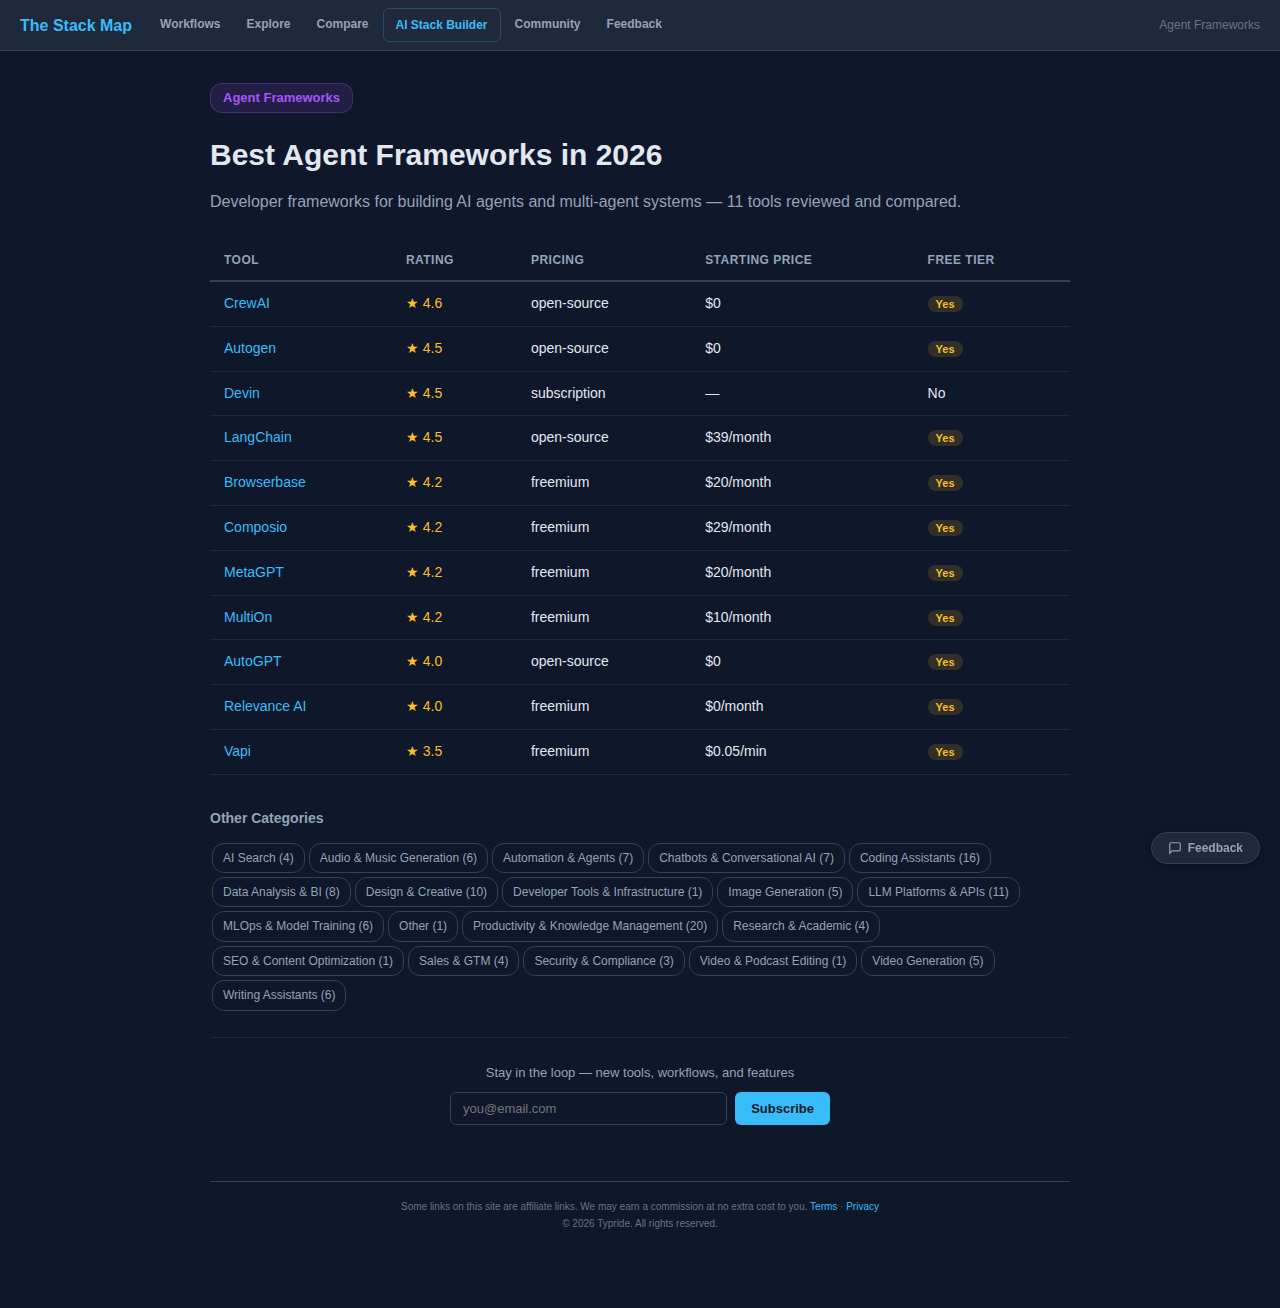
<file: ai-tools/category/agent-framework/index.html>
<!DOCTYPE html>
<html lang="en">
<head>
<meta charset="utf-8">
<meta name="viewport" content="width=device-width, initial-scale=1">
<meta name="theme-color" content="#0f172a">
<link rel="icon" type="image/svg+xml" href="/favicon.svg">
<title>Best Agent Frameworks Tools (11) — 2026 | The Stack Map</title>
<meta name="description" content="Compare the 11 best agent frameworks of 2026. Side-by-side pricing, ratings, pros &amp; cons for every tool.">
<meta property="og:type" content="article">
<meta property="og:title" content="Best Agent Frameworks 2026 | The Stack Map">
<meta property="og:description" content="Compare the 11 best agent frameworks of 2026. Side-by-side pricing, ratings, pros &amp; cons for every tool.">
<meta property="og:url" content="https://thestackmap.com/category/agent-framework/">
<link rel="canonical" href="https://thestackmap.com/category/agent-framework/">
<style>
*, *::before, *::after { box-sizing: border-box; margin: 0; padding: 0; }
body { font-family: -apple-system, BlinkMacSystemFont, 'Segoe UI', Roboto, sans-serif;
  background: #0f172a; color: #e2e8f0; line-height: 1.7; padding: 0; }
a { color: #38bdf8; text-decoration: none; }
a:hover { text-decoration: underline; }
.topbar { background: #1e293b; border-bottom: 1px solid #334155; padding: 8px 20px;
  display: flex; align-items: center; gap: 8px; flex-wrap: wrap; position: sticky; top: 0; z-index: 100; }
.topbar a.brand { color: #38bdf8; font-weight: 700; font-size: 16px; text-decoration: none; }
.topbar .site-nav { display: flex; gap: 2px; margin-left: 8px; }
.topbar .nav-tab { text-decoration: none; font-size: 12px; font-weight: 600; color: #94a3b8;
  padding: 6px 12px; border-radius: 6px; transition: all 0.15s; white-space: nowrap; }
.topbar .nav-tab:hover { color: #e2e8f0; background: rgba(255,255,255,0.04); }
.topbar .nav-tab.active { color: #38bdf8; background: rgba(56,189,248,0.08); }
.topbar .nav-tab-accent { color: #38bdf8 !important; border: 1px solid rgba(56,189,248,0.25); }
.topbar .nav-tab-accent:hover, .topbar .nav-tab-accent.active { background: rgba(56,189,248,0.12); border-color: #38bdf8; }
.breadcrumb { font-size: 12px; color: #64748b; margin-left: auto; }
.breadcrumb a { color: #94a3b8; }
.breadcrumb a:hover { color: #38bdf8; }
.container { max-width: 900px; margin: 0 auto; padding: 32px 20px 60px; }
h1 { font-size: 30px; margin-bottom: 8px; }
.subtitle { font-size: 16px; color: #94a3b8; margin-bottom: 24px; }
.cat-badge { display: inline-block; font-size: 13px; padding: 3px 12px; border-radius: 12px;
  font-weight: 600; background: #a855f722; color: #a855f7; border: 1px solid #a855f744;
  margin-bottom: 16px; }
table { width: 100%; border-collapse: collapse; }
th { text-align: left; padding: 10px 14px; font-size: 12px; text-transform: uppercase;
  letter-spacing: 0.04em; color: #94a3b8; border-bottom: 2px solid #334155; }
td { padding: 10px 14px; font-size: 14px; border-bottom: 1px solid #1e293b; }
tr:hover { background: rgba(56,189,248,0.04); }
.rating { color: #fbbf24; }
.badge-free { font-size: 11px; padding: 2px 8px; border-radius: 10px; font-weight: 600;
  background: rgba(251,191,36,0.15); color: #fbbf24; }
.cat-nav { margin-top: 32px; }
.cat-nav h3 { font-size: 14px; color: #94a3b8; margin-bottom: 10px; }
.cat-nav a { display: inline-block; font-size: 12px; padding: 4px 10px; border-radius: 12px;
  border: 1px solid #334155; color: #94a3b8; margin: 2px; transition: all 0.15s; }
.cat-nav a:hover { border-color: #38bdf8; color: #38bdf8; text-decoration: none; }
.disclosure { text-align: center; font-size: 10px; color: #64748b; padding: 16px;
  border-top: 1px solid #334155; margin-top: 40px; }
.disclosure a { color: #38bdf8; }
@media (max-width: 600px) {
  h1 { font-size: 22px; }
  th, td { padding: 8px 10px; font-size: 12px; }
}
</style>
<script async src="https://tally.so/widgets/embed.js"></script>
<script>
(function(){
  var p=new URLSearchParams(window.location.search);
  ['utm_source','utm_medium','utm_campaign','utm_content','utm_term'].forEach(function(k){var v=p.get(k);if(v)sessionStorage.setItem(k,v)});
  var s=sessionStorage.getItem('utm_source');
  if(s){document.addEventListener('DOMContentLoaded',function(){
    document.querySelectorAll('form[action*="buttondown.com"]').forEach(function(f){
      var inp=document.createElement('input');inp.type='hidden';inp.name='tag';
      inp.value='from-'+s.toLowerCase().replace(/[^a-z0-9]/g,'-');f.appendChild(inp)})})};
})();
</script>
</head>
<body>
<div class="topbar">
  <a href="/" class="brand">The Stack Map</a>
  <nav class="site-nav">
    <a href="/" class="nav-tab">Workflows</a>
    <a href="/explore/" class="nav-tab">Explore</a>
    <a href="/compare/" class="nav-tab">Compare</a>
    <a href="/quiz/" class="nav-tab nav-tab-accent">AI Stack Builder</a>
    <a href="/community/" class="nav-tab">Community</a>
    <a href="#tally-open=81dvDP&tally-emoji-text=👋&tally-emoji-animation=wave" class="nav-tab">Feedback</a>
  </nav>
  <span class="breadcrumb">Agent Frameworks</span>
</div>
<div class="container">
<span class="cat-badge">Agent Frameworks</span>
<h1>Best Agent Frameworks in 2026</h1>
<p class="subtitle">Developer frameworks for building AI agents and multi-agent systems &mdash; 11 tools reviewed and compared.</p>

<table>
<thead><tr><th>Tool</th><th>Rating</th><th>Pricing</th><th>Starting Price</th><th>Free Tier</th></tr></thead>
<tbody>
<tr>
<td><a href="/tools/crewai/">CrewAI</a></td>
<td class="rating">&#9733; 4.6</td>
<td>open-source</td>
<td>$0</td>
<td><span class="badge badge-free">Yes</span></td>
</tr><tr>
<td><a href="/tools/autogen/">Autogen</a></td>
<td class="rating">&#9733; 4.5</td>
<td>open-source</td>
<td>$0</td>
<td><span class="badge badge-free">Yes</span></td>
</tr><tr>
<td><a href="/tools/devin/">Devin</a></td>
<td class="rating">&#9733; 4.5</td>
<td>subscription</td>
<td>&mdash;</td>
<td>No</td>
</tr><tr>
<td><a href="/tools/langchain/">LangChain</a></td>
<td class="rating">&#9733; 4.5</td>
<td>open-source</td>
<td>$39/month</td>
<td><span class="badge badge-free">Yes</span></td>
</tr><tr>
<td><a href="/tools/browserbase/">Browserbase</a></td>
<td class="rating">&#9733; 4.2</td>
<td>freemium</td>
<td>$20/month</td>
<td><span class="badge badge-free">Yes</span></td>
</tr><tr>
<td><a href="/tools/composio/">Composio</a></td>
<td class="rating">&#9733; 4.2</td>
<td>freemium</td>
<td>$29/month</td>
<td><span class="badge badge-free">Yes</span></td>
</tr><tr>
<td><a href="/tools/metagpt/">MetaGPT</a></td>
<td class="rating">&#9733; 4.2</td>
<td>freemium</td>
<td>$20/month</td>
<td><span class="badge badge-free">Yes</span></td>
</tr><tr>
<td><a href="/tools/multion/">MultiOn</a></td>
<td class="rating">&#9733; 4.2</td>
<td>freemium</td>
<td>$10/month</td>
<td><span class="badge badge-free">Yes</span></td>
</tr><tr>
<td><a href="/tools/autogpt/">AutoGPT</a></td>
<td class="rating">&#9733; 4.0</td>
<td>open-source</td>
<td>$0</td>
<td><span class="badge badge-free">Yes</span></td>
</tr><tr>
<td><a href="/tools/relevance-ai/">Relevance AI</a></td>
<td class="rating">&#9733; 4.0</td>
<td>freemium</td>
<td>$0/month</td>
<td><span class="badge badge-free">Yes</span></td>
</tr><tr>
<td><a href="/tools/vapi/">Vapi</a></td>
<td class="rating">&#9733; 3.5</td>
<td>freemium</td>
<td>$0.05/min</td>
<td><span class="badge badge-free">Yes</span></td>
</tr>
</tbody>
</table>

<div class="cat-nav">
<h3>Other Categories</h3>
<a href="/category/search/">AI Search (4)</a><a href="/category/audio-generation/">Audio &amp; Music Generation (6)</a><a href="/category/automation/">Automation &amp; Agents (7)</a><a href="/category/chatbot/">Chatbots &amp; Conversational AI (7)</a><a href="/category/coding-assistant/">Coding Assistants (16)</a><a href="/category/data-analysis/">Data Analysis &amp; BI (8)</a><a href="/category/design/">Design &amp; Creative (10)</a><a href="/category/dev-tools/">Developer Tools &amp; Infrastructure (1)</a><a href="/category/image-generation/">Image Generation (5)</a><a href="/category/llm-platform/">LLM Platforms &amp; APIs (11)</a><a href="/category/ml-ops/">MLOps &amp; Model Training (6)</a><a href="/category/other/">Other (1)</a><a href="/category/productivity/">Productivity &amp; Knowledge Management (20)</a><a href="/category/research/">Research &amp; Academic (4)</a><a href="/category/seo/">SEO &amp; Content Optimization (1)</a><a href="/category/sales/">Sales &amp; GTM (4)</a><a href="/category/security/">Security &amp; Compliance (3)</a><a href="/category/video-editing/">Video &amp; Podcast Editing (1)</a><a href="/category/video-generation/">Video Generation (5)</a><a href="/category/writing-assistant/">Writing Assistants (6)</a>
</div>

<div style="text-align:center;padding:24px 20px 16px;border-top:1px solid #1e293b;margin-top:24px">
  <div style="font-size:13px;color:#94a3b8;margin-bottom:8px">Stay in the loop — new tools, workflows, and features</div>
  <form style="display:flex;gap:8px;justify-content:center;max-width:380px;margin:0 auto" action="https://buttondown.com/api/emails/embed-subscribe/thestackmap" method="post" target="_blank" onsubmit="this.nextElementSibling.style.display='block'">
    <input type="email" name="email" placeholder="you@email.com" required style="flex:1;padding:8px 12px;border-radius:6px;border:1px solid #334155;background:#0f172a;color:#e2e8f0;font-size:13px;min-width:0">
    <input type="hidden" name="tag" value="early-adopter">
    <input type="hidden" name="tag" value="from-footer">
    <button type="submit" style="padding:8px 16px;border-radius:6px;border:none;background:#38bdf8;color:#0f172a;font-size:13px;font-weight:600;cursor:pointer;white-space:nowrap">Subscribe</button>
  </form>
  <div style="font-size:12px;color:#34d399;display:none;margin-top:6px">Thanks! Check your inbox to confirm.</div>
</div>

<div class="disclosure">
  Some links on this site are affiliate links. We may earn a commission at no extra cost to you.
  <a href="/terms/">Terms</a> &middot; <a href="/privacy/">Privacy</a>
  <br>&copy; 2026 Typride. All rights reserved.
</div>
</div>
<button data-tally-open="81dvDP" data-tally-emoji-text="👋" data-tally-emoji-animation="wave" style="position:fixed;bottom:36px;right:20px;z-index:50;display:inline-flex;align-items:center;gap:6px;padding:8px 16px;border-radius:20px;border:1px solid #334155;background:#1e293b;color:#94a3b8;font-size:12px;font-weight:600;font-family:inherit;cursor:pointer;box-shadow:0 2px 8px rgba(0,0,0,0.3)"><svg viewBox="0 0 24 24" style="width:14px;height:14px;fill:none;stroke:currentColor;stroke-width:2"><path d="M21 15a2 2 0 0 1-2 2H7l-4 4V5a2 2 0 0 1 2-2h14a2 2 0 0 1 2 2z"/></svg>Feedback</button>
</body>
</html>
</file>
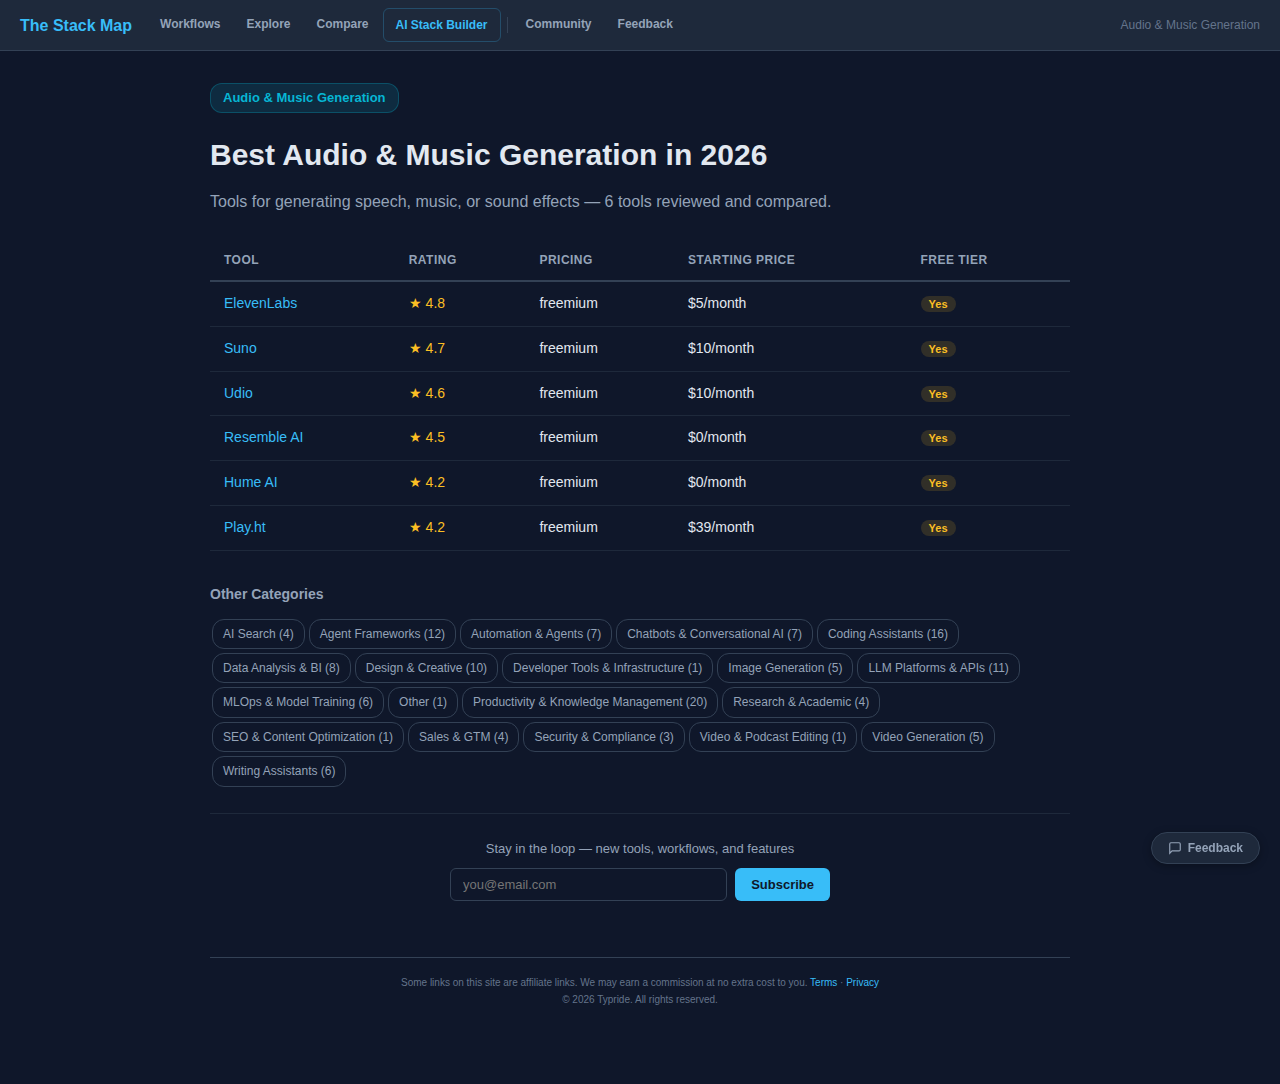
<file: ai-tools/category/audio-generation/index.html>
<!DOCTYPE html>
<html lang="en">
<head>
<meta charset="utf-8">
<meta name="viewport" content="width=device-width, initial-scale=1">
<meta name="theme-color" content="#0f172a">
<link rel="icon" type="image/svg+xml" href="/favicon.svg">
<title>Best Audio &amp; Music Generation Tools (6) — 2026 | The Stack Map</title>
<meta name="description" content="Compare the 6 best audio &amp; music generation of 2026. Side-by-side pricing, ratings, pros &amp; cons for every tool.">
<meta property="og:type" content="article">
<meta property="og:title" content="Best Audio &amp; Music Generation 2026 | The Stack Map">
<meta property="og:description" content="Compare the 6 best audio &amp; music generation of 2026. Side-by-side pricing, ratings, pros &amp; cons for every tool.">
<meta property="og:url" content="https://thestackmap.com/category/audio-generation/">
<link rel="canonical" href="https://thestackmap.com/category/audio-generation/">
<style>
*, *::before, *::after { box-sizing: border-box; margin: 0; padding: 0; }
body { font-family: -apple-system, BlinkMacSystemFont, 'Segoe UI', Roboto, sans-serif;
  background: #0f172a; color: #e2e8f0; line-height: 1.7; padding: 0; }
a { color: #38bdf8; text-decoration: none; }
a:hover { text-decoration: underline; }
.topbar { background: #1e293b; border-bottom: 1px solid #334155; padding: 8px 20px;
  display: flex; align-items: center; gap: 8px; flex-wrap: wrap; position: sticky; top: 0; z-index: 100; }
.topbar a.brand { color: #38bdf8; font-weight: 700; font-size: 16px; text-decoration: none; }
.topbar .site-nav { display: flex; gap: 2px; margin-left: 8px; }
.topbar .nav-tab { text-decoration: none; font-size: 12px; font-weight: 600; color: #94a3b8;
  padding: 6px 12px; border-radius: 6px; transition: all 0.15s; white-space: nowrap; }
.topbar .nav-tab:hover { color: #e2e8f0; background: rgba(255,255,255,0.04); }
.topbar .nav-tab.active { color: #38bdf8; background: rgba(56,189,248,0.08); }
.topbar .nav-tab-accent { color: #38bdf8 !important; border: 1px solid rgba(56,189,248,0.25); }
.topbar .nav-tab-accent:hover, .topbar .nav-tab-accent.active { background: rgba(56,189,248,0.12); border-color: #38bdf8; }
.topbar .nav-sep { width: 1px; height: 16px; background: #334155; margin: 0 4px; flex-shrink: 0; align-self: center; }
.breadcrumb { font-size: 12px; color: #64748b; margin-left: auto; }
.breadcrumb a { color: #94a3b8; }
.breadcrumb a:hover { color: #38bdf8; }
.container { max-width: 900px; margin: 0 auto; padding: 32px 20px 60px; }
h1 { font-size: 30px; margin-bottom: 8px; }
.subtitle { font-size: 16px; color: #94a3b8; margin-bottom: 24px; }
.cat-badge { display: inline-block; font-size: 13px; padding: 3px 12px; border-radius: 12px;
  font-weight: 600; background: #06b6d422; color: #06b6d4; border: 1px solid #06b6d444;
  margin-bottom: 16px; }
table { width: 100%; border-collapse: collapse; }
th { text-align: left; padding: 10px 14px; font-size: 12px; text-transform: uppercase;
  letter-spacing: 0.04em; color: #94a3b8; border-bottom: 2px solid #334155; }
td { padding: 10px 14px; font-size: 14px; border-bottom: 1px solid #1e293b; }
tr:hover { background: rgba(56,189,248,0.04); }
.rating { color: #fbbf24; }
.badge-free { font-size: 11px; padding: 2px 8px; border-radius: 10px; font-weight: 600;
  background: rgba(251,191,36,0.15); color: #fbbf24; }
.cat-nav { margin-top: 32px; }
.cat-nav h3 { font-size: 14px; color: #94a3b8; margin-bottom: 10px; }
.cat-nav a { display: inline-block; font-size: 12px; padding: 4px 10px; border-radius: 12px;
  border: 1px solid #334155; color: #94a3b8; margin: 2px; transition: all 0.15s; }
.cat-nav a:hover { border-color: #38bdf8; color: #38bdf8; text-decoration: none; }
.disclosure { text-align: center; font-size: 10px; color: #64748b; padding: 16px;
  border-top: 1px solid #334155; margin-top: 40px; }
.disclosure a { color: #38bdf8; }
@media (max-width: 600px) {
  h1 { font-size: 22px; }
  th, td { padding: 8px 10px; font-size: 12px; }
}
</style>
<script async src="https://tally.so/widgets/embed.js"></script>
<script>
(function(){
  var p=new URLSearchParams(window.location.search);
  ['utm_source','utm_medium','utm_campaign','utm_content','utm_term'].forEach(function(k){var v=p.get(k);if(v)sessionStorage.setItem(k,v)});
  var s=sessionStorage.getItem('utm_source');
  if(s){document.addEventListener('DOMContentLoaded',function(){
    document.querySelectorAll('form[action*="buttondown.com"]').forEach(function(f){
      var inp=document.createElement('input');inp.type='hidden';inp.name='tag';
      inp.value='from-'+s.toLowerCase().replace(/[^a-z0-9]/g,'-');f.appendChild(inp)})})};
})();
</script>
</head>
<body>
<div class="topbar">
  <a href="/" class="brand">The Stack Map</a>
  <nav class="site-nav">
    <a href="/" class="nav-tab">Workflows</a>
    <a href="/explore/" class="nav-tab">Explore</a>
    <a href="/compare/" class="nav-tab">Compare</a>
    <a href="/quiz/" class="nav-tab nav-tab-accent">AI Stack Builder</a>
    <span class="nav-sep"></span>
    <a href="/community/" class="nav-tab">Community</a>
    <a href="#tally-open=81dvDP&tally-emoji-text=👋&tally-emoji-animation=wave" class="nav-tab">Feedback</a>
  </nav>
  <span class="breadcrumb">Audio &amp; Music Generation</span>
</div>
<div class="container">
<span class="cat-badge">Audio &amp; Music Generation</span>
<h1>Best Audio &amp; Music Generation in 2026</h1>
<p class="subtitle">Tools for generating speech, music, or sound effects &mdash; 6 tools reviewed and compared.</p>

<table>
<thead><tr><th>Tool</th><th>Rating</th><th>Pricing</th><th>Starting Price</th><th>Free Tier</th></tr></thead>
<tbody>
<tr>
<td><a href="/tools/elevenlabs/">ElevenLabs</a></td>
<td class="rating">&#9733; 4.8</td>
<td>freemium</td>
<td>$5/month</td>
<td><span class="badge badge-free">Yes</span></td>
</tr><tr>
<td><a href="/tools/suno/">Suno</a></td>
<td class="rating">&#9733; 4.7</td>
<td>freemium</td>
<td>$10/month</td>
<td><span class="badge badge-free">Yes</span></td>
</tr><tr>
<td><a href="/tools/udio/">Udio</a></td>
<td class="rating">&#9733; 4.6</td>
<td>freemium</td>
<td>$10/month</td>
<td><span class="badge badge-free">Yes</span></td>
</tr><tr>
<td><a href="/tools/resemble-ai/">Resemble AI</a></td>
<td class="rating">&#9733; 4.5</td>
<td>freemium</td>
<td>$0/month</td>
<td><span class="badge badge-free">Yes</span></td>
</tr><tr>
<td><a href="/tools/hume-ai/">Hume AI</a></td>
<td class="rating">&#9733; 4.2</td>
<td>freemium</td>
<td>$0/month</td>
<td><span class="badge badge-free">Yes</span></td>
</tr><tr>
<td><a href="/tools/play-ht/">Play.ht</a></td>
<td class="rating">&#9733; 4.2</td>
<td>freemium</td>
<td>$39/month</td>
<td><span class="badge badge-free">Yes</span></td>
</tr>
</tbody>
</table>

<div class="cat-nav">
<h3>Other Categories</h3>
<a href="/category/search/">AI Search (4)</a><a href="/category/agent-framework/">Agent Frameworks (12)</a><a href="/category/automation/">Automation &amp; Agents (7)</a><a href="/category/chatbot/">Chatbots &amp; Conversational AI (7)</a><a href="/category/coding-assistant/">Coding Assistants (16)</a><a href="/category/data-analysis/">Data Analysis &amp; BI (8)</a><a href="/category/design/">Design &amp; Creative (10)</a><a href="/category/dev-tools/">Developer Tools &amp; Infrastructure (1)</a><a href="/category/image-generation/">Image Generation (5)</a><a href="/category/llm-platform/">LLM Platforms &amp; APIs (11)</a><a href="/category/ml-ops/">MLOps &amp; Model Training (6)</a><a href="/category/other/">Other (1)</a><a href="/category/productivity/">Productivity &amp; Knowledge Management (20)</a><a href="/category/research/">Research &amp; Academic (4)</a><a href="/category/seo/">SEO &amp; Content Optimization (1)</a><a href="/category/sales/">Sales &amp; GTM (4)</a><a href="/category/security/">Security &amp; Compliance (3)</a><a href="/category/video-editing/">Video &amp; Podcast Editing (1)</a><a href="/category/video-generation/">Video Generation (5)</a><a href="/category/writing-assistant/">Writing Assistants (6)</a>
</div>

<div style="text-align:center;padding:24px 20px 16px;border-top:1px solid #1e293b;margin-top:24px">
  <div style="font-size:13px;color:#94a3b8;margin-bottom:8px">Stay in the loop — new tools, workflows, and features</div>
  <form style="display:flex;gap:8px;justify-content:center;max-width:380px;margin:0 auto" action="https://buttondown.com/api/emails/embed-subscribe/thestackmap" method="post" target="_blank" onsubmit="this.nextElementSibling.style.display='block'">
    <input type="email" name="email" placeholder="you@email.com" required style="flex:1;padding:8px 12px;border-radius:6px;border:1px solid #334155;background:#0f172a;color:#e2e8f0;font-size:13px;min-width:0">
    <input type="hidden" name="tag" value="early-adopter">
    <input type="hidden" name="tag" value="from-footer">
    <button type="submit" style="padding:8px 16px;border-radius:6px;border:none;background:#38bdf8;color:#0f172a;font-size:13px;font-weight:600;cursor:pointer;white-space:nowrap">Subscribe</button>
  </form>
  <div style="font-size:12px;color:#34d399;display:none;margin-top:6px">Thanks! Check your inbox to confirm.</div>
</div>

<div class="disclosure">
  Some links on this site are affiliate links. We may earn a commission at no extra cost to you.
  <a href="/terms/">Terms</a> &middot; <a href="/privacy/">Privacy</a>
  <br>&copy; 2026 Typride. All rights reserved.
</div>
</div>
<button data-tally-open="81dvDP" data-tally-emoji-text="👋" data-tally-emoji-animation="wave" style="position:fixed;bottom:36px;right:20px;z-index:50;display:inline-flex;align-items:center;gap:6px;padding:8px 16px;border-radius:20px;border:1px solid #334155;background:#1e293b;color:#94a3b8;font-size:12px;font-weight:600;font-family:inherit;cursor:pointer;box-shadow:0 2px 8px rgba(0,0,0,0.3)"><svg viewBox="0 0 24 24" style="width:14px;height:14px;fill:none;stroke:currentColor;stroke-width:2"><path d="M21 15a2 2 0 0 1-2 2H7l-4 4V5a2 2 0 0 1 2-2h14a2 2 0 0 1 2 2z"/></svg>Feedback</button>
</body>
</html>
</file>
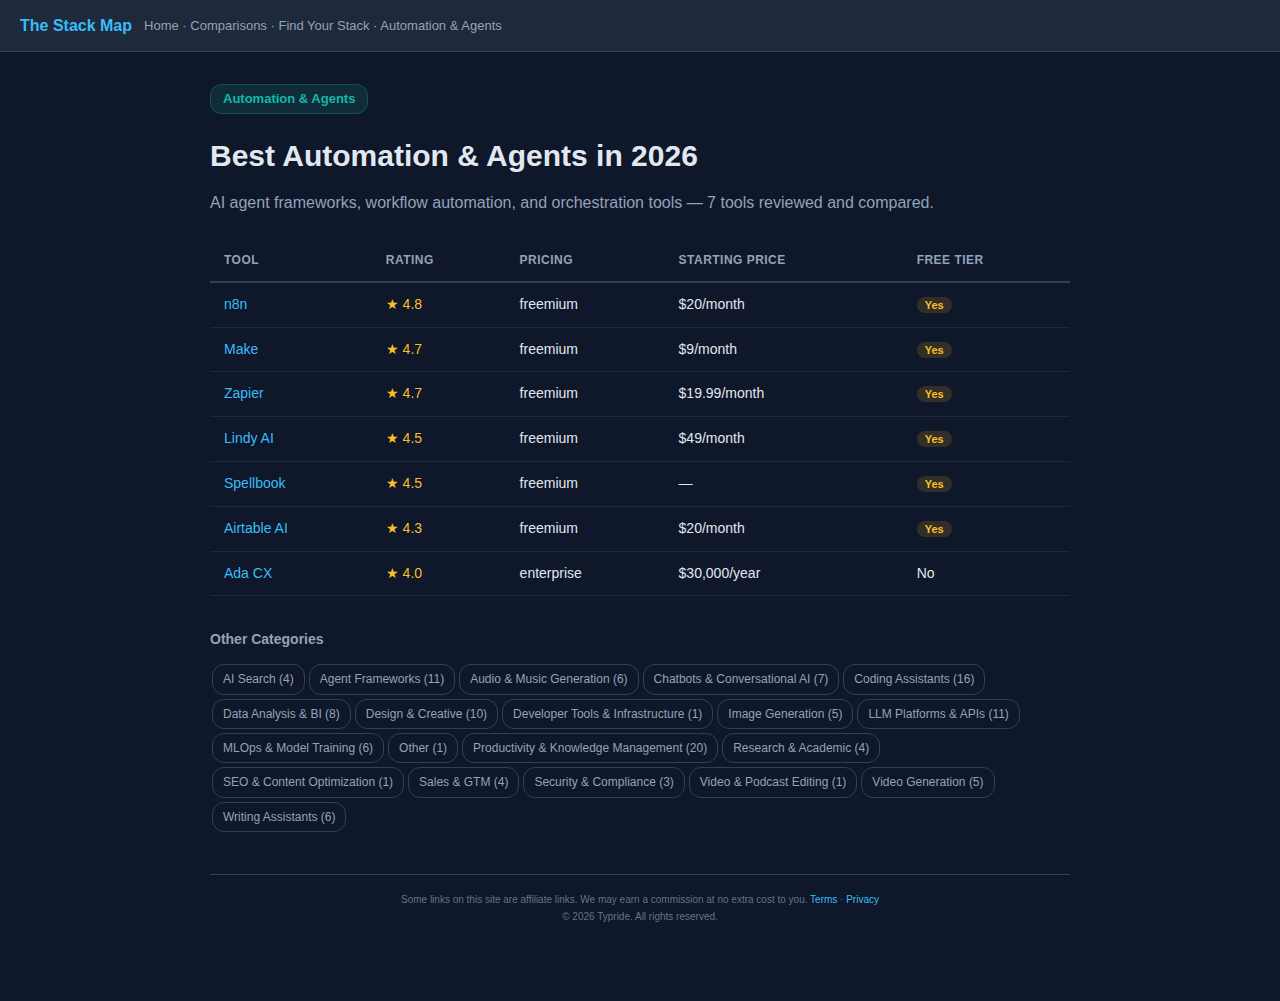
<file: ai-tools/category/automation/index.html>
<!DOCTYPE html>
<html lang="en">
<head>
<meta charset="utf-8">
<meta name="viewport" content="width=device-width, initial-scale=1">
<meta name="theme-color" content="#0f172a">
<link rel="icon" type="image/svg+xml" href="/favicon.svg">
<title>Best Automation &amp; Agents in 2026 — 7 AI Tools Reviewed | The Stack Map</title>
<meta name="description" content="Compare the 7 best automation &amp; agents of 2026. Side-by-side pricing, ratings, pros &amp; cons for every tool.">
<meta property="og:type" content="article">
<meta property="og:title" content="Best Automation &amp; Agents 2026 | The Stack Map">
<meta property="og:description" content="Compare the 7 best automation &amp; agents of 2026. Side-by-side pricing, ratings, pros &amp; cons for every tool.">
<meta property="og:url" content="https://thestackmap.com/category/automation/">
<link rel="canonical" href="https://thestackmap.com/category/automation/">
<style>
*, *::before, *::after { box-sizing: border-box; margin: 0; padding: 0; }
body { font-family: -apple-system, BlinkMacSystemFont, 'Segoe UI', Roboto, sans-serif;
  background: #0f172a; color: #e2e8f0; line-height: 1.7; padding: 0; }
a { color: #38bdf8; text-decoration: none; }
a:hover { text-decoration: underline; }
.topbar { background: #1e293b; border-bottom: 1px solid #334155; padding: 12px 20px;
  display: flex; align-items: center; gap: 12px; flex-wrap: wrap; }
.topbar a.brand { color: #38bdf8; font-weight: 700; font-size: 16px; text-decoration: none; }
.topbar .nav { font-size: 13px; color: #94a3b8; }
.topbar .nav a { color: #94a3b8; }
.container { max-width: 900px; margin: 0 auto; padding: 32px 20px 60px; }
h1 { font-size: 30px; margin-bottom: 8px; }
.subtitle { font-size: 16px; color: #94a3b8; margin-bottom: 24px; }
.cat-badge { display: inline-block; font-size: 13px; padding: 3px 12px; border-radius: 12px;
  font-weight: 600; background: #14b8a622; color: #14b8a6; border: 1px solid #14b8a644;
  margin-bottom: 16px; }
table { width: 100%; border-collapse: collapse; }
th { text-align: left; padding: 10px 14px; font-size: 12px; text-transform: uppercase;
  letter-spacing: 0.04em; color: #94a3b8; border-bottom: 2px solid #334155; }
td { padding: 10px 14px; font-size: 14px; border-bottom: 1px solid #1e293b; }
tr:hover { background: rgba(56,189,248,0.04); }
.rating { color: #fbbf24; }
.badge-free { font-size: 11px; padding: 2px 8px; border-radius: 10px; font-weight: 600;
  background: rgba(251,191,36,0.15); color: #fbbf24; }
.cat-nav { margin-top: 32px; }
.cat-nav h3 { font-size: 14px; color: #94a3b8; margin-bottom: 10px; }
.cat-nav a { display: inline-block; font-size: 12px; padding: 4px 10px; border-radius: 12px;
  border: 1px solid #334155; color: #94a3b8; margin: 2px; transition: all 0.15s; }
.cat-nav a:hover { border-color: #38bdf8; color: #38bdf8; text-decoration: none; }
.disclosure { text-align: center; font-size: 10px; color: #64748b; padding: 16px;
  border-top: 1px solid #334155; margin-top: 40px; }
.disclosure a { color: #38bdf8; }
@media (max-width: 600px) {
  h1 { font-size: 22px; }
  th, td { padding: 8px 10px; font-size: 12px; }
}
</style>
</head>
<body>
<div class="topbar">
  <a href="/" class="brand">The Stack Map</a>
  <div class="nav"><a href="/">Home</a> &middot; <a href="/compare/">Comparisons</a> &middot; <a href="/quiz/">Find Your Stack</a> &middot; Automation &amp; Agents</div>
</div>
<div class="container">
<span class="cat-badge">Automation &amp; Agents</span>
<h1>Best Automation &amp; Agents in 2026</h1>
<p class="subtitle">AI agent frameworks, workflow automation, and orchestration tools &mdash; 7 tools reviewed and compared.</p>

<table>
<thead><tr><th>Tool</th><th>Rating</th><th>Pricing</th><th>Starting Price</th><th>Free Tier</th></tr></thead>
<tbody>
<tr>
<td><a href="/tools/n8n/">n8n</a></td>
<td class="rating">&#9733; 4.8</td>
<td>freemium</td>
<td>$20/month</td>
<td><span class="badge badge-free">Yes</span></td>
</tr><tr>
<td><a href="/tools/make/">Make</a></td>
<td class="rating">&#9733; 4.7</td>
<td>freemium</td>
<td>$9/month</td>
<td><span class="badge badge-free">Yes</span></td>
</tr><tr>
<td><a href="/tools/zapier/">Zapier</a></td>
<td class="rating">&#9733; 4.7</td>
<td>freemium</td>
<td>$19.99/month</td>
<td><span class="badge badge-free">Yes</span></td>
</tr><tr>
<td><a href="/tools/lindy-ai/">Lindy AI</a></td>
<td class="rating">&#9733; 4.5</td>
<td>freemium</td>
<td>$49/month</td>
<td><span class="badge badge-free">Yes</span></td>
</tr><tr>
<td><a href="/tools/spellbook/">Spellbook</a></td>
<td class="rating">&#9733; 4.5</td>
<td>freemium</td>
<td>&mdash;</td>
<td><span class="badge badge-free">Yes</span></td>
</tr><tr>
<td><a href="/tools/airtable-ai/">Airtable AI</a></td>
<td class="rating">&#9733; 4.3</td>
<td>freemium</td>
<td>$20/month</td>
<td><span class="badge badge-free">Yes</span></td>
</tr><tr>
<td><a href="/tools/ada-cx/">Ada CX</a></td>
<td class="rating">&#9733; 4.0</td>
<td>enterprise</td>
<td>$30,000/year</td>
<td>No</td>
</tr>
</tbody>
</table>

<div class="cat-nav">
<h3>Other Categories</h3>
<a href="/category/search/">AI Search (4)</a><a href="/category/agent-framework/">Agent Frameworks (11)</a><a href="/category/audio-generation/">Audio &amp; Music Generation (6)</a><a href="/category/chatbot/">Chatbots &amp; Conversational AI (7)</a><a href="/category/coding-assistant/">Coding Assistants (16)</a><a href="/category/data-analysis/">Data Analysis &amp; BI (8)</a><a href="/category/design/">Design &amp; Creative (10)</a><a href="/category/dev-tools/">Developer Tools &amp; Infrastructure (1)</a><a href="/category/image-generation/">Image Generation (5)</a><a href="/category/llm-platform/">LLM Platforms &amp; APIs (11)</a><a href="/category/ml-ops/">MLOps &amp; Model Training (6)</a><a href="/category/other/">Other (1)</a><a href="/category/productivity/">Productivity &amp; Knowledge Management (20)</a><a href="/category/research/">Research &amp; Academic (4)</a><a href="/category/seo/">SEO &amp; Content Optimization (1)</a><a href="/category/sales/">Sales &amp; GTM (4)</a><a href="/category/security/">Security &amp; Compliance (3)</a><a href="/category/video-editing/">Video &amp; Podcast Editing (1)</a><a href="/category/video-generation/">Video Generation (5)</a><a href="/category/writing-assistant/">Writing Assistants (6)</a>
</div>

<div class="disclosure">
  Some links on this site are affiliate links. We may earn a commission at no extra cost to you.
  <a href="/terms/">Terms</a> &middot; <a href="/privacy/">Privacy</a>
  <br>&copy; 2026 Typride. All rights reserved.
</div>
</div>
</body>
</html>
</file>
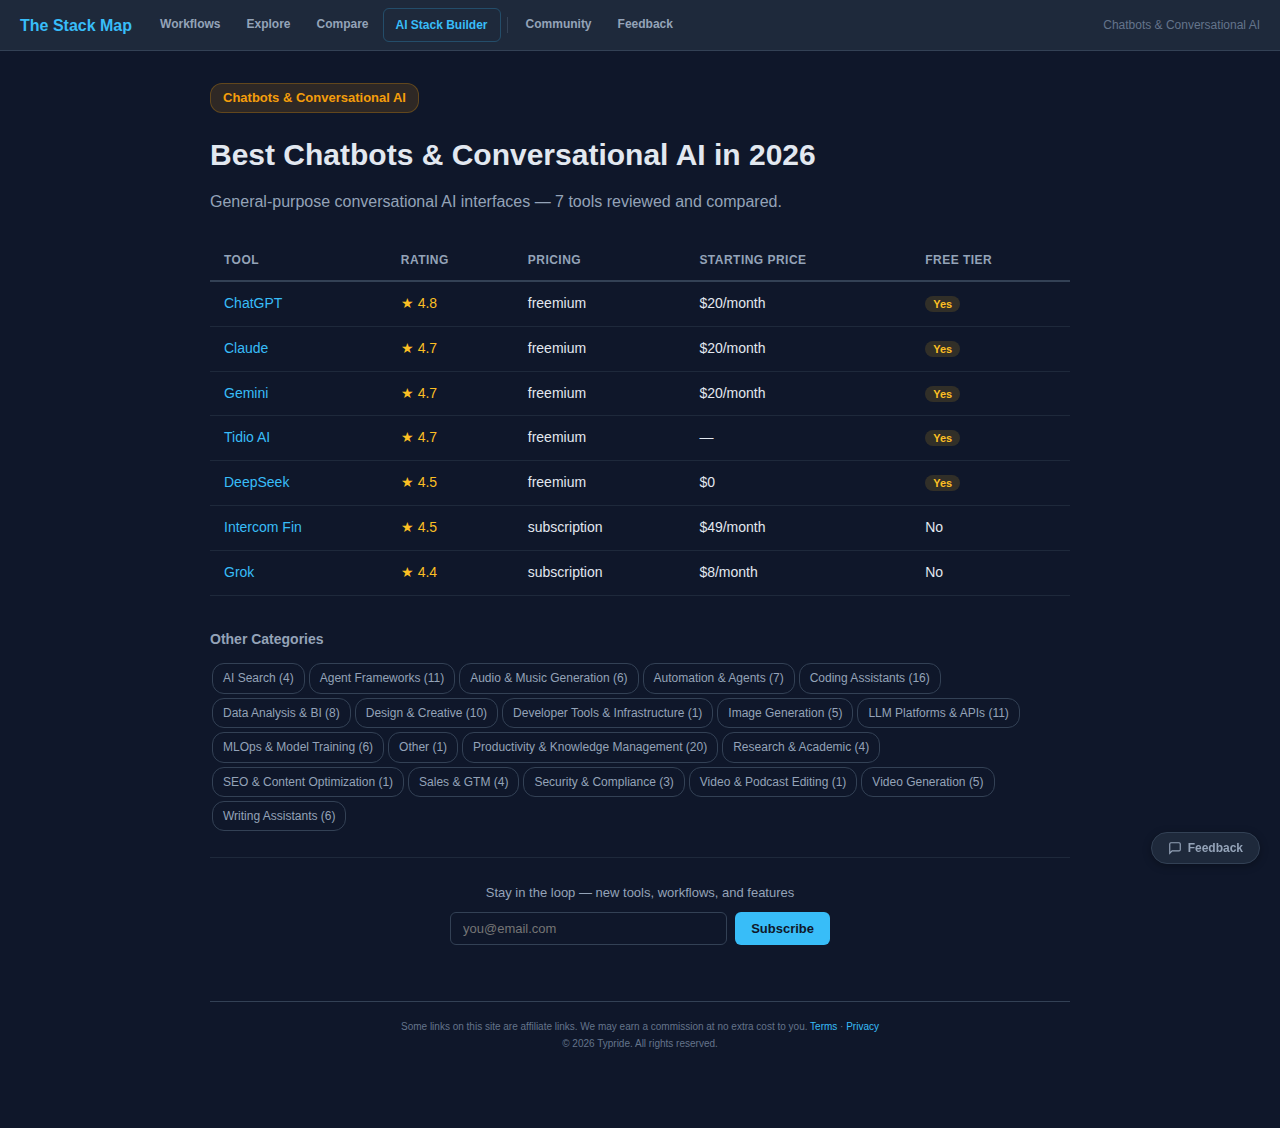
<file: ai-tools/category/chatbot/index.html>
<!DOCTYPE html>
<html lang="en">
<head>
<meta charset="utf-8">
<meta name="viewport" content="width=device-width, initial-scale=1">
<meta name="theme-color" content="#0f172a">
<link rel="icon" type="image/svg+xml" href="/favicon.svg">
<title>Best Chatbots &amp; Conversational AI Tools (7) — 2026 | The Stack Map</title>
<meta name="description" content="Compare the 7 best chatbots &amp; conversational ai of 2026. Side-by-side pricing, ratings, pros &amp; cons for every tool.">
<meta property="og:type" content="article">
<meta property="og:title" content="Best Chatbots &amp; Conversational AI 2026 | The Stack Map">
<meta property="og:description" content="Compare the 7 best chatbots &amp; conversational ai of 2026. Side-by-side pricing, ratings, pros &amp; cons for every tool.">
<meta property="og:url" content="https://thestackmap.com/category/chatbot/">
<link rel="canonical" href="https://thestackmap.com/category/chatbot/">
<style>
*, *::before, *::after { box-sizing: border-box; margin: 0; padding: 0; }
body { font-family: -apple-system, BlinkMacSystemFont, 'Segoe UI', Roboto, sans-serif;
  background: #0f172a; color: #e2e8f0; line-height: 1.7; padding: 0; }
a { color: #38bdf8; text-decoration: none; }
a:hover { text-decoration: underline; }
.topbar { background: #1e293b; border-bottom: 1px solid #334155; padding: 8px 20px;
  display: flex; align-items: center; gap: 8px; flex-wrap: wrap; position: sticky; top: 0; z-index: 100; }
.topbar a.brand { color: #38bdf8; font-weight: 700; font-size: 16px; text-decoration: none; }
.topbar .site-nav { display: flex; gap: 2px; margin-left: 8px; }
.topbar .nav-tab { text-decoration: none; font-size: 12px; font-weight: 600; color: #94a3b8;
  padding: 6px 12px; border-radius: 6px; transition: all 0.15s; white-space: nowrap; }
.topbar .nav-tab:hover { color: #e2e8f0; background: rgba(255,255,255,0.04); }
.topbar .nav-tab.active { color: #38bdf8; background: rgba(56,189,248,0.08); }
.topbar .nav-tab-accent { color: #38bdf8 !important; border: 1px solid rgba(56,189,248,0.25); }
.topbar .nav-tab-accent:hover, .topbar .nav-tab-accent.active { background: rgba(56,189,248,0.12); border-color: #38bdf8; }
.topbar .nav-sep { width: 1px; height: 16px; background: #334155; margin: 0 4px; flex-shrink: 0; align-self: center; }
.breadcrumb { font-size: 12px; color: #64748b; margin-left: auto; }
.breadcrumb a { color: #94a3b8; }
.breadcrumb a:hover { color: #38bdf8; }
.container { max-width: 900px; margin: 0 auto; padding: 32px 20px 60px; }
h1 { font-size: 30px; margin-bottom: 8px; }
.subtitle { font-size: 16px; color: #94a3b8; margin-bottom: 24px; }
.cat-badge { display: inline-block; font-size: 13px; padding: 3px 12px; border-radius: 12px;
  font-weight: 600; background: #f59e0b22; color: #f59e0b; border: 1px solid #f59e0b44;
  margin-bottom: 16px; }
table { width: 100%; border-collapse: collapse; }
th { text-align: left; padding: 10px 14px; font-size: 12px; text-transform: uppercase;
  letter-spacing: 0.04em; color: #94a3b8; border-bottom: 2px solid #334155; }
td { padding: 10px 14px; font-size: 14px; border-bottom: 1px solid #1e293b; }
tr:hover { background: rgba(56,189,248,0.04); }
.rating { color: #fbbf24; }
.badge-free { font-size: 11px; padding: 2px 8px; border-radius: 10px; font-weight: 600;
  background: rgba(251,191,36,0.15); color: #fbbf24; }
.cat-nav { margin-top: 32px; }
.cat-nav h3 { font-size: 14px; color: #94a3b8; margin-bottom: 10px; }
.cat-nav a { display: inline-block; font-size: 12px; padding: 4px 10px; border-radius: 12px;
  border: 1px solid #334155; color: #94a3b8; margin: 2px; transition: all 0.15s; }
.cat-nav a:hover { border-color: #38bdf8; color: #38bdf8; text-decoration: none; }
.disclosure { text-align: center; font-size: 10px; color: #64748b; padding: 16px;
  border-top: 1px solid #334155; margin-top: 40px; }
.disclosure a { color: #38bdf8; }
@media (max-width: 600px) {
  h1 { font-size: 22px; }
  th, td { padding: 8px 10px; font-size: 12px; }
}
</style>
<script async src="https://tally.so/widgets/embed.js"></script>
<script>
(function(){
  var p=new URLSearchParams(window.location.search);
  ['utm_source','utm_medium','utm_campaign','utm_content','utm_term'].forEach(function(k){var v=p.get(k);if(v)sessionStorage.setItem(k,v)});
  var s=sessionStorage.getItem('utm_source');
  if(s){document.addEventListener('DOMContentLoaded',function(){
    document.querySelectorAll('form[action*="buttondown.com"]').forEach(function(f){
      var inp=document.createElement('input');inp.type='hidden';inp.name='tag';
      inp.value='from-'+s.toLowerCase().replace(/[^a-z0-9]/g,'-');f.appendChild(inp)})})};
})();
</script>
</head>
<body>
<div class="topbar">
  <a href="/" class="brand">The Stack Map</a>
  <nav class="site-nav">
    <a href="/" class="nav-tab">Workflows</a>
    <a href="/explore/" class="nav-tab">Explore</a>
    <a href="/compare/" class="nav-tab">Compare</a>
    <a href="/quiz/" class="nav-tab nav-tab-accent">AI Stack Builder</a>
    <span class="nav-sep"></span>
    <a href="/community/" class="nav-tab">Community</a>
    <a href="#tally-open=81dvDP&tally-emoji-text=👋&tally-emoji-animation=wave" class="nav-tab">Feedback</a>
  </nav>
  <span class="breadcrumb">Chatbots &amp; Conversational AI</span>
</div>
<div class="container">
<span class="cat-badge">Chatbots &amp; Conversational AI</span>
<h1>Best Chatbots &amp; Conversational AI in 2026</h1>
<p class="subtitle">General-purpose conversational AI interfaces &mdash; 7 tools reviewed and compared.</p>

<table>
<thead><tr><th>Tool</th><th>Rating</th><th>Pricing</th><th>Starting Price</th><th>Free Tier</th></tr></thead>
<tbody>
<tr>
<td><a href="/tools/chatgpt/">ChatGPT</a></td>
<td class="rating">&#9733; 4.8</td>
<td>freemium</td>
<td>$20/month</td>
<td><span class="badge badge-free">Yes</span></td>
</tr><tr>
<td><a href="/tools/claude/">Claude</a></td>
<td class="rating">&#9733; 4.7</td>
<td>freemium</td>
<td>$20/month</td>
<td><span class="badge badge-free">Yes</span></td>
</tr><tr>
<td><a href="/tools/gemini/">Gemini</a></td>
<td class="rating">&#9733; 4.7</td>
<td>freemium</td>
<td>$20/month</td>
<td><span class="badge badge-free">Yes</span></td>
</tr><tr>
<td><a href="/tools/tidio-ai/">Tidio AI</a></td>
<td class="rating">&#9733; 4.7</td>
<td>freemium</td>
<td>&mdash;</td>
<td><span class="badge badge-free">Yes</span></td>
</tr><tr>
<td><a href="/tools/deepseek/">DeepSeek</a></td>
<td class="rating">&#9733; 4.5</td>
<td>freemium</td>
<td>$0</td>
<td><span class="badge badge-free">Yes</span></td>
</tr><tr>
<td><a href="/tools/intercom-fin/">Intercom Fin</a></td>
<td class="rating">&#9733; 4.5</td>
<td>subscription</td>
<td>$49/month</td>
<td>No</td>
</tr><tr>
<td><a href="/tools/grok/">Grok</a></td>
<td class="rating">&#9733; 4.4</td>
<td>subscription</td>
<td>$8/month</td>
<td>No</td>
</tr>
</tbody>
</table>

<div class="cat-nav">
<h3>Other Categories</h3>
<a href="/category/search/">AI Search (4)</a><a href="/category/agent-framework/">Agent Frameworks (11)</a><a href="/category/audio-generation/">Audio &amp; Music Generation (6)</a><a href="/category/automation/">Automation &amp; Agents (7)</a><a href="/category/coding-assistant/">Coding Assistants (16)</a><a href="/category/data-analysis/">Data Analysis &amp; BI (8)</a><a href="/category/design/">Design &amp; Creative (10)</a><a href="/category/dev-tools/">Developer Tools &amp; Infrastructure (1)</a><a href="/category/image-generation/">Image Generation (5)</a><a href="/category/llm-platform/">LLM Platforms &amp; APIs (11)</a><a href="/category/ml-ops/">MLOps &amp; Model Training (6)</a><a href="/category/other/">Other (1)</a><a href="/category/productivity/">Productivity &amp; Knowledge Management (20)</a><a href="/category/research/">Research &amp; Academic (4)</a><a href="/category/seo/">SEO &amp; Content Optimization (1)</a><a href="/category/sales/">Sales &amp; GTM (4)</a><a href="/category/security/">Security &amp; Compliance (3)</a><a href="/category/video-editing/">Video &amp; Podcast Editing (1)</a><a href="/category/video-generation/">Video Generation (5)</a><a href="/category/writing-assistant/">Writing Assistants (6)</a>
</div>

<div style="text-align:center;padding:24px 20px 16px;border-top:1px solid #1e293b;margin-top:24px">
  <div style="font-size:13px;color:#94a3b8;margin-bottom:8px">Stay in the loop — new tools, workflows, and features</div>
  <form style="display:flex;gap:8px;justify-content:center;max-width:380px;margin:0 auto" action="https://buttondown.com/api/emails/embed-subscribe/thestackmap" method="post" target="_blank" onsubmit="this.nextElementSibling.style.display='block'">
    <input type="email" name="email" placeholder="you@email.com" required style="flex:1;padding:8px 12px;border-radius:6px;border:1px solid #334155;background:#0f172a;color:#e2e8f0;font-size:13px;min-width:0">
    <input type="hidden" name="tag" value="early-adopter">
    <input type="hidden" name="tag" value="from-footer">
    <button type="submit" style="padding:8px 16px;border-radius:6px;border:none;background:#38bdf8;color:#0f172a;font-size:13px;font-weight:600;cursor:pointer;white-space:nowrap">Subscribe</button>
  </form>
  <div style="font-size:12px;color:#34d399;display:none;margin-top:6px">Thanks! Check your inbox to confirm.</div>
</div>

<div class="disclosure">
  Some links on this site are affiliate links. We may earn a commission at no extra cost to you.
  <a href="/terms/">Terms</a> &middot; <a href="/privacy/">Privacy</a>
  <br>&copy; 2026 Typride. All rights reserved.
</div>
</div>
<button data-tally-open="81dvDP" data-tally-emoji-text="👋" data-tally-emoji-animation="wave" style="position:fixed;bottom:36px;right:20px;z-index:50;display:inline-flex;align-items:center;gap:6px;padding:8px 16px;border-radius:20px;border:1px solid #334155;background:#1e293b;color:#94a3b8;font-size:12px;font-weight:600;font-family:inherit;cursor:pointer;box-shadow:0 2px 8px rgba(0,0,0,0.3)"><svg viewBox="0 0 24 24" style="width:14px;height:14px;fill:none;stroke:currentColor;stroke-width:2"><path d="M21 15a2 2 0 0 1-2 2H7l-4 4V5a2 2 0 0 1 2-2h14a2 2 0 0 1 2 2z"/></svg>Feedback</button>
</body>
</html>
</file>
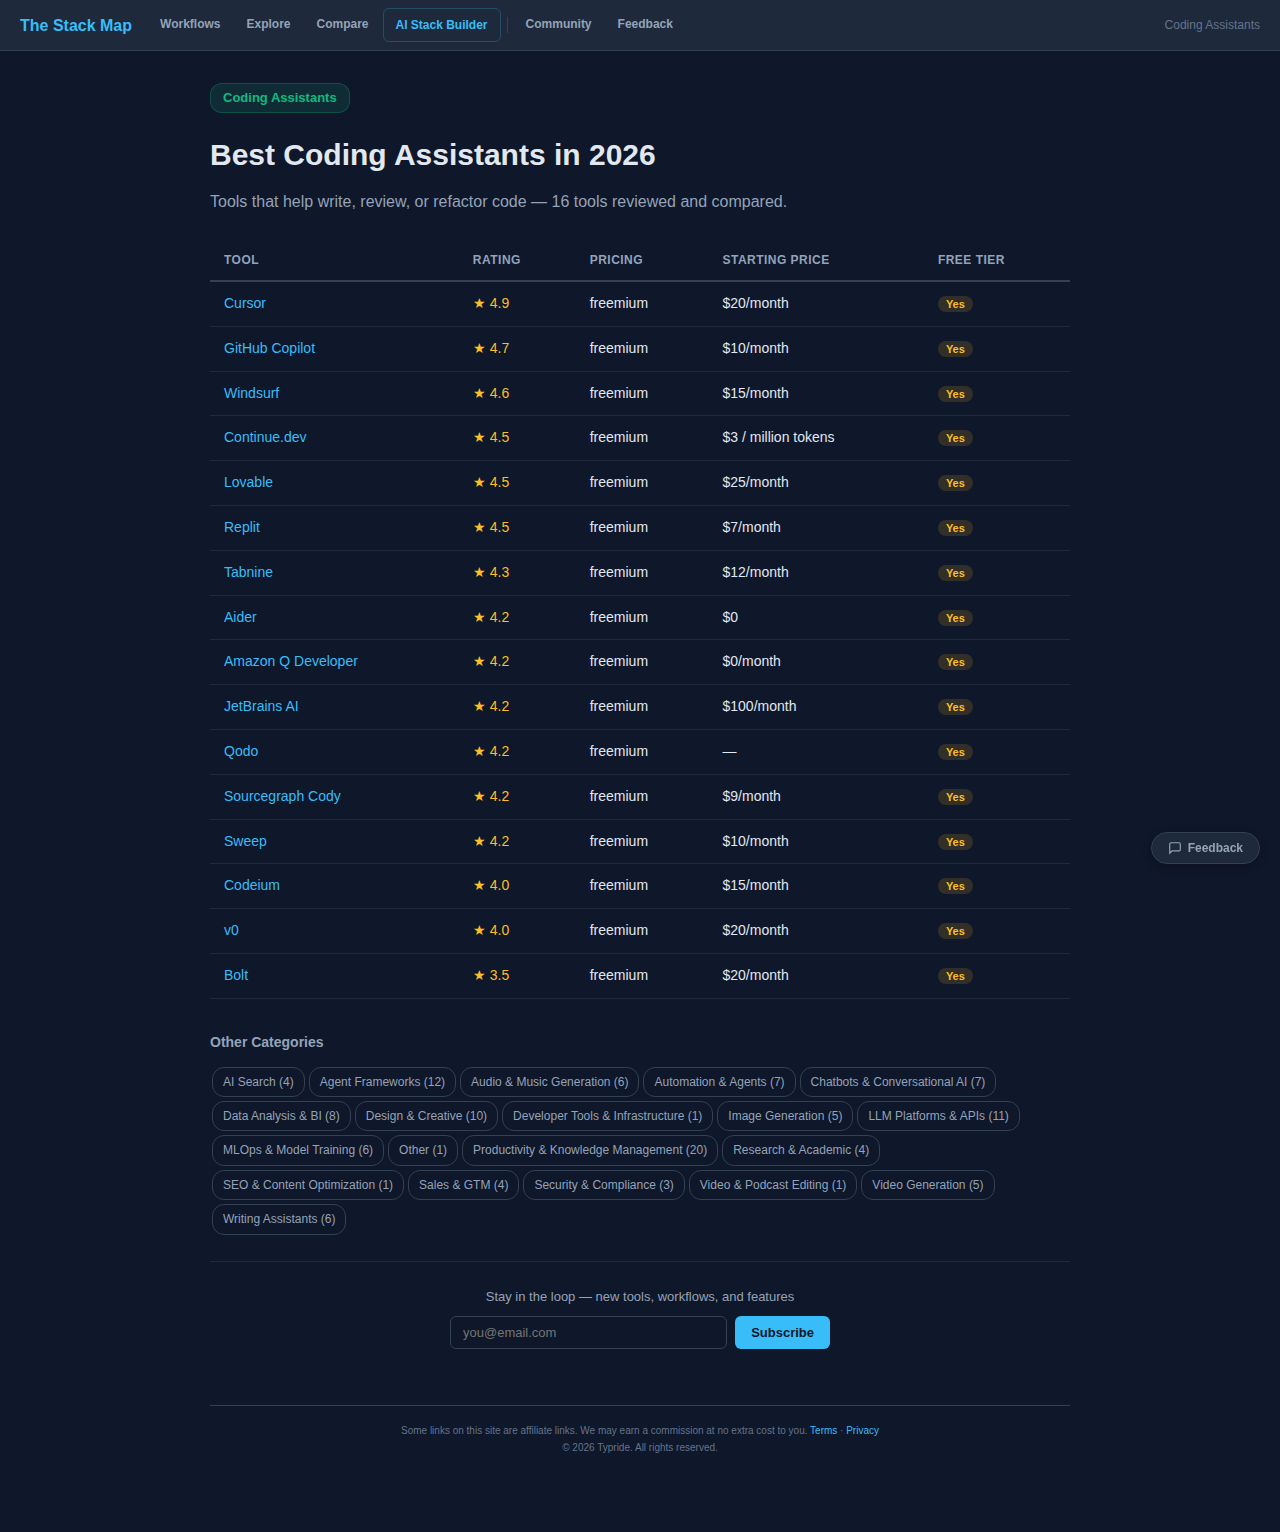
<file: ai-tools/category/coding-assistant/index.html>
<!DOCTYPE html>
<html lang="en">
<head>
<meta charset="utf-8">
<meta name="viewport" content="width=device-width, initial-scale=1">
<meta name="theme-color" content="#0f172a">
<link rel="icon" type="image/svg+xml" href="/favicon.svg">
<title>Best Coding Assistants Tools (16) — 2026 | The Stack Map</title>
<meta name="description" content="Compare the 16 best coding assistants of 2026. Side-by-side pricing, ratings, pros &amp; cons for every tool.">
<meta property="og:type" content="article">
<meta property="og:title" content="Best Coding Assistants 2026 | The Stack Map">
<meta property="og:description" content="Compare the 16 best coding assistants of 2026. Side-by-side pricing, ratings, pros &amp; cons for every tool.">
<meta property="og:url" content="https://thestackmap.com/category/coding-assistant/">
<link rel="canonical" href="https://thestackmap.com/category/coding-assistant/">
<style>
*, *::before, *::after { box-sizing: border-box; margin: 0; padding: 0; }
body { font-family: -apple-system, BlinkMacSystemFont, 'Segoe UI', Roboto, sans-serif;
  background: #0f172a; color: #e2e8f0; line-height: 1.7; padding: 0; }
a { color: #38bdf8; text-decoration: none; }
a:hover { text-decoration: underline; }
.topbar { background: #1e293b; border-bottom: 1px solid #334155; padding: 8px 20px;
  display: flex; align-items: center; gap: 8px; flex-wrap: wrap; position: sticky; top: 0; z-index: 100; }
.topbar a.brand { color: #38bdf8; font-weight: 700; font-size: 16px; text-decoration: none; }
.topbar .site-nav { display: flex; gap: 2px; margin-left: 8px; }
.topbar .nav-tab { text-decoration: none; font-size: 12px; font-weight: 600; color: #94a3b8;
  padding: 6px 12px; border-radius: 6px; transition: all 0.15s; white-space: nowrap; }
.topbar .nav-tab:hover { color: #e2e8f0; background: rgba(255,255,255,0.04); }
.topbar .nav-tab.active { color: #38bdf8; background: rgba(56,189,248,0.08); }
.topbar .nav-tab-accent { color: #38bdf8 !important; border: 1px solid rgba(56,189,248,0.25); }
.topbar .nav-tab-accent:hover, .topbar .nav-tab-accent.active { background: rgba(56,189,248,0.12); border-color: #38bdf8; }
.topbar .nav-sep { width: 1px; height: 16px; background: #334155; margin: 0 4px; flex-shrink: 0; align-self: center; }
.breadcrumb { font-size: 12px; color: #64748b; margin-left: auto; }
.breadcrumb a { color: #94a3b8; }
.breadcrumb a:hover { color: #38bdf8; }
.container { max-width: 900px; margin: 0 auto; padding: 32px 20px 60px; }
h1 { font-size: 30px; margin-bottom: 8px; }
.subtitle { font-size: 16px; color: #94a3b8; margin-bottom: 24px; }
.cat-badge { display: inline-block; font-size: 13px; padding: 3px 12px; border-radius: 12px;
  font-weight: 600; background: #10b98122; color: #10b981; border: 1px solid #10b98144;
  margin-bottom: 16px; }
table { width: 100%; border-collapse: collapse; }
th { text-align: left; padding: 10px 14px; font-size: 12px; text-transform: uppercase;
  letter-spacing: 0.04em; color: #94a3b8; border-bottom: 2px solid #334155; }
td { padding: 10px 14px; font-size: 14px; border-bottom: 1px solid #1e293b; }
tr:hover { background: rgba(56,189,248,0.04); }
.rating { color: #fbbf24; }
.badge-free { font-size: 11px; padding: 2px 8px; border-radius: 10px; font-weight: 600;
  background: rgba(251,191,36,0.15); color: #fbbf24; }
.cat-nav { margin-top: 32px; }
.cat-nav h3 { font-size: 14px; color: #94a3b8; margin-bottom: 10px; }
.cat-nav a { display: inline-block; font-size: 12px; padding: 4px 10px; border-radius: 12px;
  border: 1px solid #334155; color: #94a3b8; margin: 2px; transition: all 0.15s; }
.cat-nav a:hover { border-color: #38bdf8; color: #38bdf8; text-decoration: none; }
.disclosure { text-align: center; font-size: 10px; color: #64748b; padding: 16px;
  border-top: 1px solid #334155; margin-top: 40px; }
.disclosure a { color: #38bdf8; }
@media (max-width: 600px) {
  h1 { font-size: 22px; }
  th, td { padding: 8px 10px; font-size: 12px; }
}
</style>
<script async src="https://tally.so/widgets/embed.js"></script>
<script>
(function(){
  var p=new URLSearchParams(window.location.search);
  ['utm_source','utm_medium','utm_campaign','utm_content','utm_term'].forEach(function(k){var v=p.get(k);if(v)sessionStorage.setItem(k,v)});
  var s=sessionStorage.getItem('utm_source');
  if(s){document.addEventListener('DOMContentLoaded',function(){
    document.querySelectorAll('form[action*="buttondown.com"]').forEach(function(f){
      var inp=document.createElement('input');inp.type='hidden';inp.name='tag';
      inp.value='from-'+s.toLowerCase().replace(/[^a-z0-9]/g,'-');f.appendChild(inp)})})};
})();
</script>
</head>
<body>
<div class="topbar">
  <a href="/" class="brand">The Stack Map</a>
  <nav class="site-nav">
    <a href="/" class="nav-tab">Workflows</a>
    <a href="/explore/" class="nav-tab">Explore</a>
    <a href="/compare/" class="nav-tab">Compare</a>
    <a href="/quiz/" class="nav-tab nav-tab-accent">AI Stack Builder</a>
    <span class="nav-sep"></span>
    <a href="/community/" class="nav-tab">Community</a>
    <a href="#tally-open=81dvDP&tally-emoji-text=👋&tally-emoji-animation=wave" class="nav-tab">Feedback</a>
  </nav>
  <span class="breadcrumb">Coding Assistants</span>
</div>
<div class="container">
<span class="cat-badge">Coding Assistants</span>
<h1>Best Coding Assistants in 2026</h1>
<p class="subtitle">Tools that help write, review, or refactor code &mdash; 16 tools reviewed and compared.</p>

<table>
<thead><tr><th>Tool</th><th>Rating</th><th>Pricing</th><th>Starting Price</th><th>Free Tier</th></tr></thead>
<tbody>
<tr>
<td><a href="/tools/cursor/">Cursor</a></td>
<td class="rating">&#9733; 4.9</td>
<td>freemium</td>
<td>$20/month</td>
<td><span class="badge badge-free">Yes</span></td>
</tr><tr>
<td><a href="/tools/github-copilot/">GitHub Copilot</a></td>
<td class="rating">&#9733; 4.7</td>
<td>freemium</td>
<td>$10/month</td>
<td><span class="badge badge-free">Yes</span></td>
</tr><tr>
<td><a href="/tools/windsurf/">Windsurf</a></td>
<td class="rating">&#9733; 4.6</td>
<td>freemium</td>
<td>$15/month</td>
<td><span class="badge badge-free">Yes</span></td>
</tr><tr>
<td><a href="/tools/continue-dev/">Continue.dev</a></td>
<td class="rating">&#9733; 4.5</td>
<td>freemium</td>
<td>$3 / million tokens</td>
<td><span class="badge badge-free">Yes</span></td>
</tr><tr>
<td><a href="/tools/lovable/">Lovable</a></td>
<td class="rating">&#9733; 4.5</td>
<td>freemium</td>
<td>$25/month</td>
<td><span class="badge badge-free">Yes</span></td>
</tr><tr>
<td><a href="/tools/replit/">Replit</a></td>
<td class="rating">&#9733; 4.5</td>
<td>freemium</td>
<td>$7/month</td>
<td><span class="badge badge-free">Yes</span></td>
</tr><tr>
<td><a href="/tools/tabnine/">Tabnine</a></td>
<td class="rating">&#9733; 4.3</td>
<td>freemium</td>
<td>$12/month</td>
<td><span class="badge badge-free">Yes</span></td>
</tr><tr>
<td><a href="/tools/aider/">Aider</a></td>
<td class="rating">&#9733; 4.2</td>
<td>freemium</td>
<td>$0</td>
<td><span class="badge badge-free">Yes</span></td>
</tr><tr>
<td><a href="/tools/amazon-q-developer/">Amazon Q Developer</a></td>
<td class="rating">&#9733; 4.2</td>
<td>freemium</td>
<td>$0/month</td>
<td><span class="badge badge-free">Yes</span></td>
</tr><tr>
<td><a href="/tools/jetbrains-ai/">JetBrains AI</a></td>
<td class="rating">&#9733; 4.2</td>
<td>freemium</td>
<td>$100/month</td>
<td><span class="badge badge-free">Yes</span></td>
</tr><tr>
<td><a href="/tools/qodo/">Qodo</a></td>
<td class="rating">&#9733; 4.2</td>
<td>freemium</td>
<td>&mdash;</td>
<td><span class="badge badge-free">Yes</span></td>
</tr><tr>
<td><a href="/tools/sourcegraph-cody/">Sourcegraph Cody</a></td>
<td class="rating">&#9733; 4.2</td>
<td>freemium</td>
<td>$9/month</td>
<td><span class="badge badge-free">Yes</span></td>
</tr><tr>
<td><a href="/tools/sweep/">Sweep</a></td>
<td class="rating">&#9733; 4.2</td>
<td>freemium</td>
<td>$10/month</td>
<td><span class="badge badge-free">Yes</span></td>
</tr><tr>
<td><a href="/tools/codeium/">Codeium</a></td>
<td class="rating">&#9733; 4.0</td>
<td>freemium</td>
<td>$15/month</td>
<td><span class="badge badge-free">Yes</span></td>
</tr><tr>
<td><a href="/tools/v0/">v0</a></td>
<td class="rating">&#9733; 4.0</td>
<td>freemium</td>
<td>$20/month</td>
<td><span class="badge badge-free">Yes</span></td>
</tr><tr>
<td><a href="/tools/bolt/">Bolt</a></td>
<td class="rating">&#9733; 3.5</td>
<td>freemium</td>
<td>$20/month</td>
<td><span class="badge badge-free">Yes</span></td>
</tr>
</tbody>
</table>

<div class="cat-nav">
<h3>Other Categories</h3>
<a href="/category/search/">AI Search (4)</a><a href="/category/agent-framework/">Agent Frameworks (12)</a><a href="/category/audio-generation/">Audio &amp; Music Generation (6)</a><a href="/category/automation/">Automation &amp; Agents (7)</a><a href="/category/chatbot/">Chatbots &amp; Conversational AI (7)</a><a href="/category/data-analysis/">Data Analysis &amp; BI (8)</a><a href="/category/design/">Design &amp; Creative (10)</a><a href="/category/dev-tools/">Developer Tools &amp; Infrastructure (1)</a><a href="/category/image-generation/">Image Generation (5)</a><a href="/category/llm-platform/">LLM Platforms &amp; APIs (11)</a><a href="/category/ml-ops/">MLOps &amp; Model Training (6)</a><a href="/category/other/">Other (1)</a><a href="/category/productivity/">Productivity &amp; Knowledge Management (20)</a><a href="/category/research/">Research &amp; Academic (4)</a><a href="/category/seo/">SEO &amp; Content Optimization (1)</a><a href="/category/sales/">Sales &amp; GTM (4)</a><a href="/category/security/">Security &amp; Compliance (3)</a><a href="/category/video-editing/">Video &amp; Podcast Editing (1)</a><a href="/category/video-generation/">Video Generation (5)</a><a href="/category/writing-assistant/">Writing Assistants (6)</a>
</div>

<div style="text-align:center;padding:24px 20px 16px;border-top:1px solid #1e293b;margin-top:24px">
  <div style="font-size:13px;color:#94a3b8;margin-bottom:8px">Stay in the loop — new tools, workflows, and features</div>
  <form style="display:flex;gap:8px;justify-content:center;max-width:380px;margin:0 auto" action="https://buttondown.com/api/emails/embed-subscribe/thestackmap" method="post" target="_blank" onsubmit="this.nextElementSibling.style.display='block'">
    <input type="email" name="email" placeholder="you@email.com" required style="flex:1;padding:8px 12px;border-radius:6px;border:1px solid #334155;background:#0f172a;color:#e2e8f0;font-size:13px;min-width:0">
    <input type="hidden" name="tag" value="early-adopter">
    <input type="hidden" name="tag" value="from-footer">
    <button type="submit" style="padding:8px 16px;border-radius:6px;border:none;background:#38bdf8;color:#0f172a;font-size:13px;font-weight:600;cursor:pointer;white-space:nowrap">Subscribe</button>
  </form>
  <div style="font-size:12px;color:#34d399;display:none;margin-top:6px">Thanks! Check your inbox to confirm.</div>
</div>

<div class="disclosure">
  Some links on this site are affiliate links. We may earn a commission at no extra cost to you.
  <a href="/terms/">Terms</a> &middot; <a href="/privacy/">Privacy</a>
  <br>&copy; 2026 Typride. All rights reserved.
</div>
</div>
<button data-tally-open="81dvDP" data-tally-emoji-text="👋" data-tally-emoji-animation="wave" style="position:fixed;bottom:36px;right:20px;z-index:50;display:inline-flex;align-items:center;gap:6px;padding:8px 16px;border-radius:20px;border:1px solid #334155;background:#1e293b;color:#94a3b8;font-size:12px;font-weight:600;font-family:inherit;cursor:pointer;box-shadow:0 2px 8px rgba(0,0,0,0.3)"><svg viewBox="0 0 24 24" style="width:14px;height:14px;fill:none;stroke:currentColor;stroke-width:2"><path d="M21 15a2 2 0 0 1-2 2H7l-4 4V5a2 2 0 0 1 2-2h14a2 2 0 0 1 2 2z"/></svg>Feedback</button>
</body>
</html>
</file>
